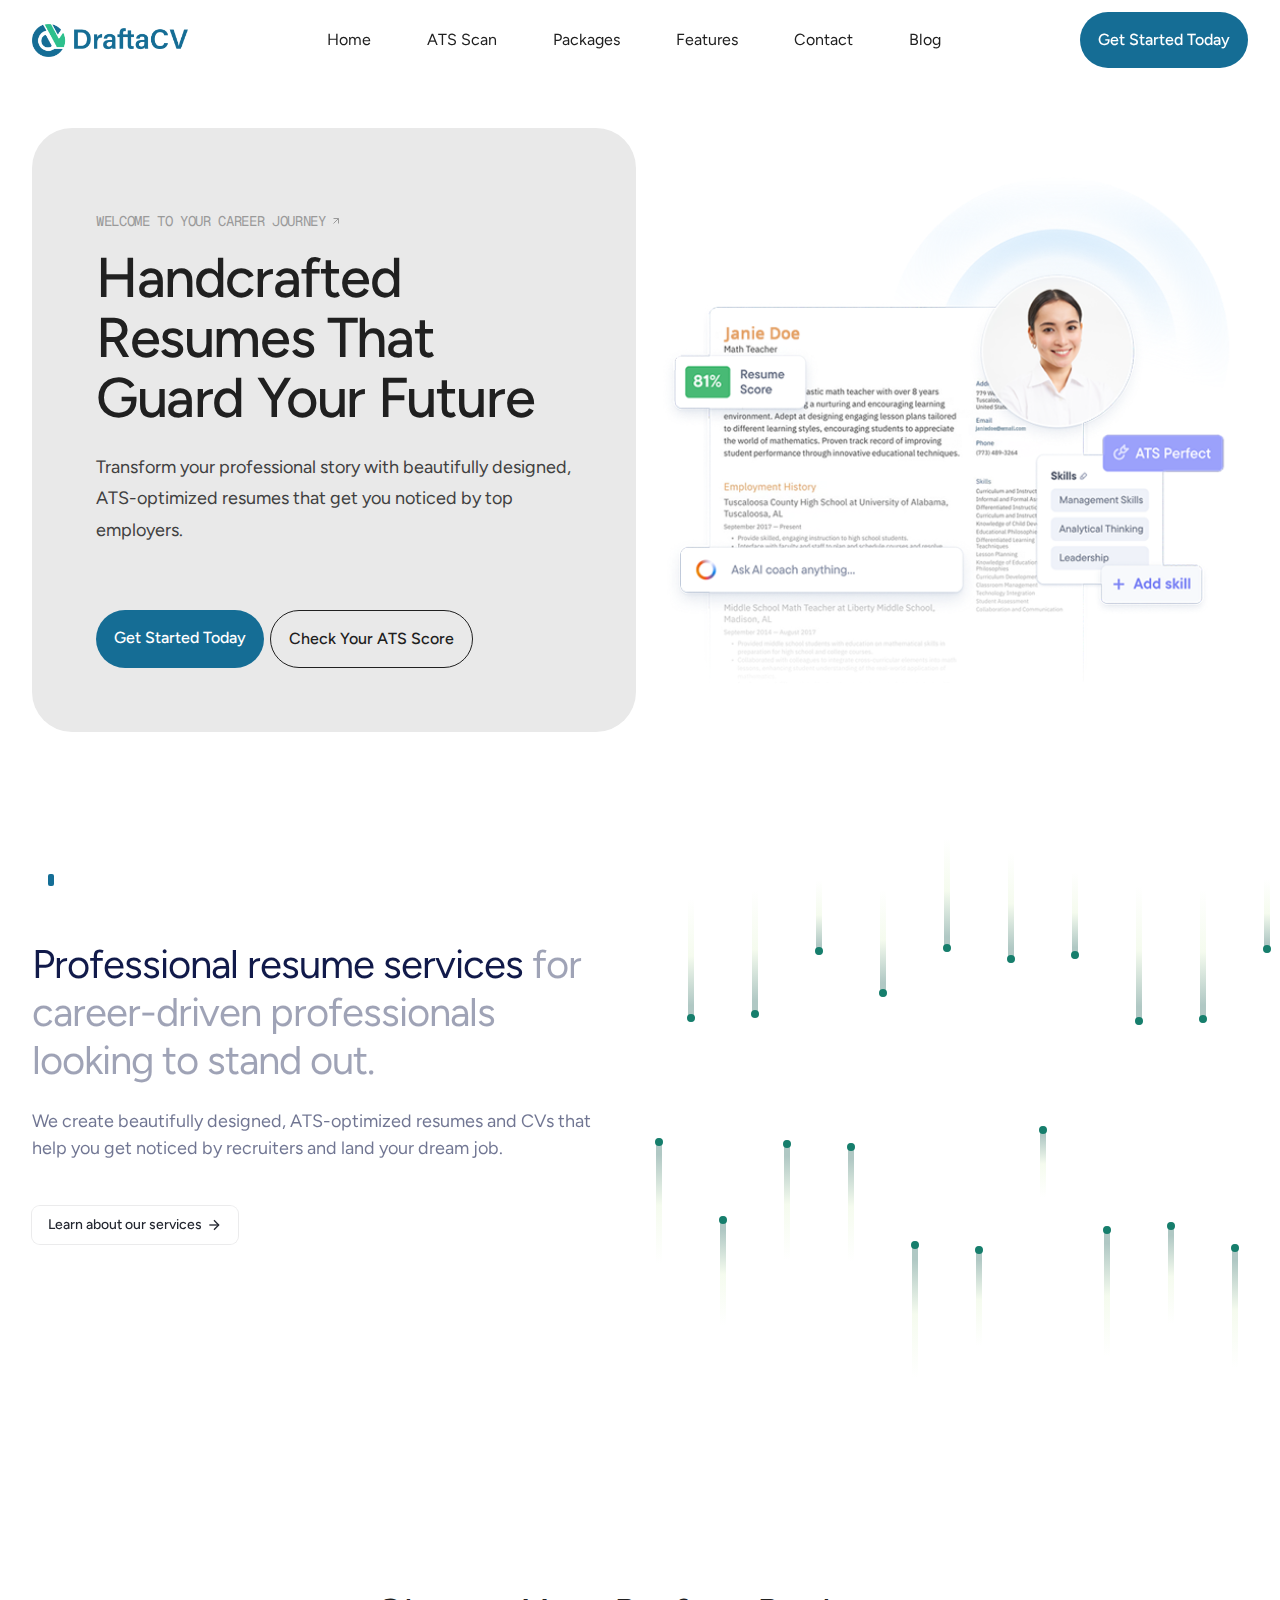
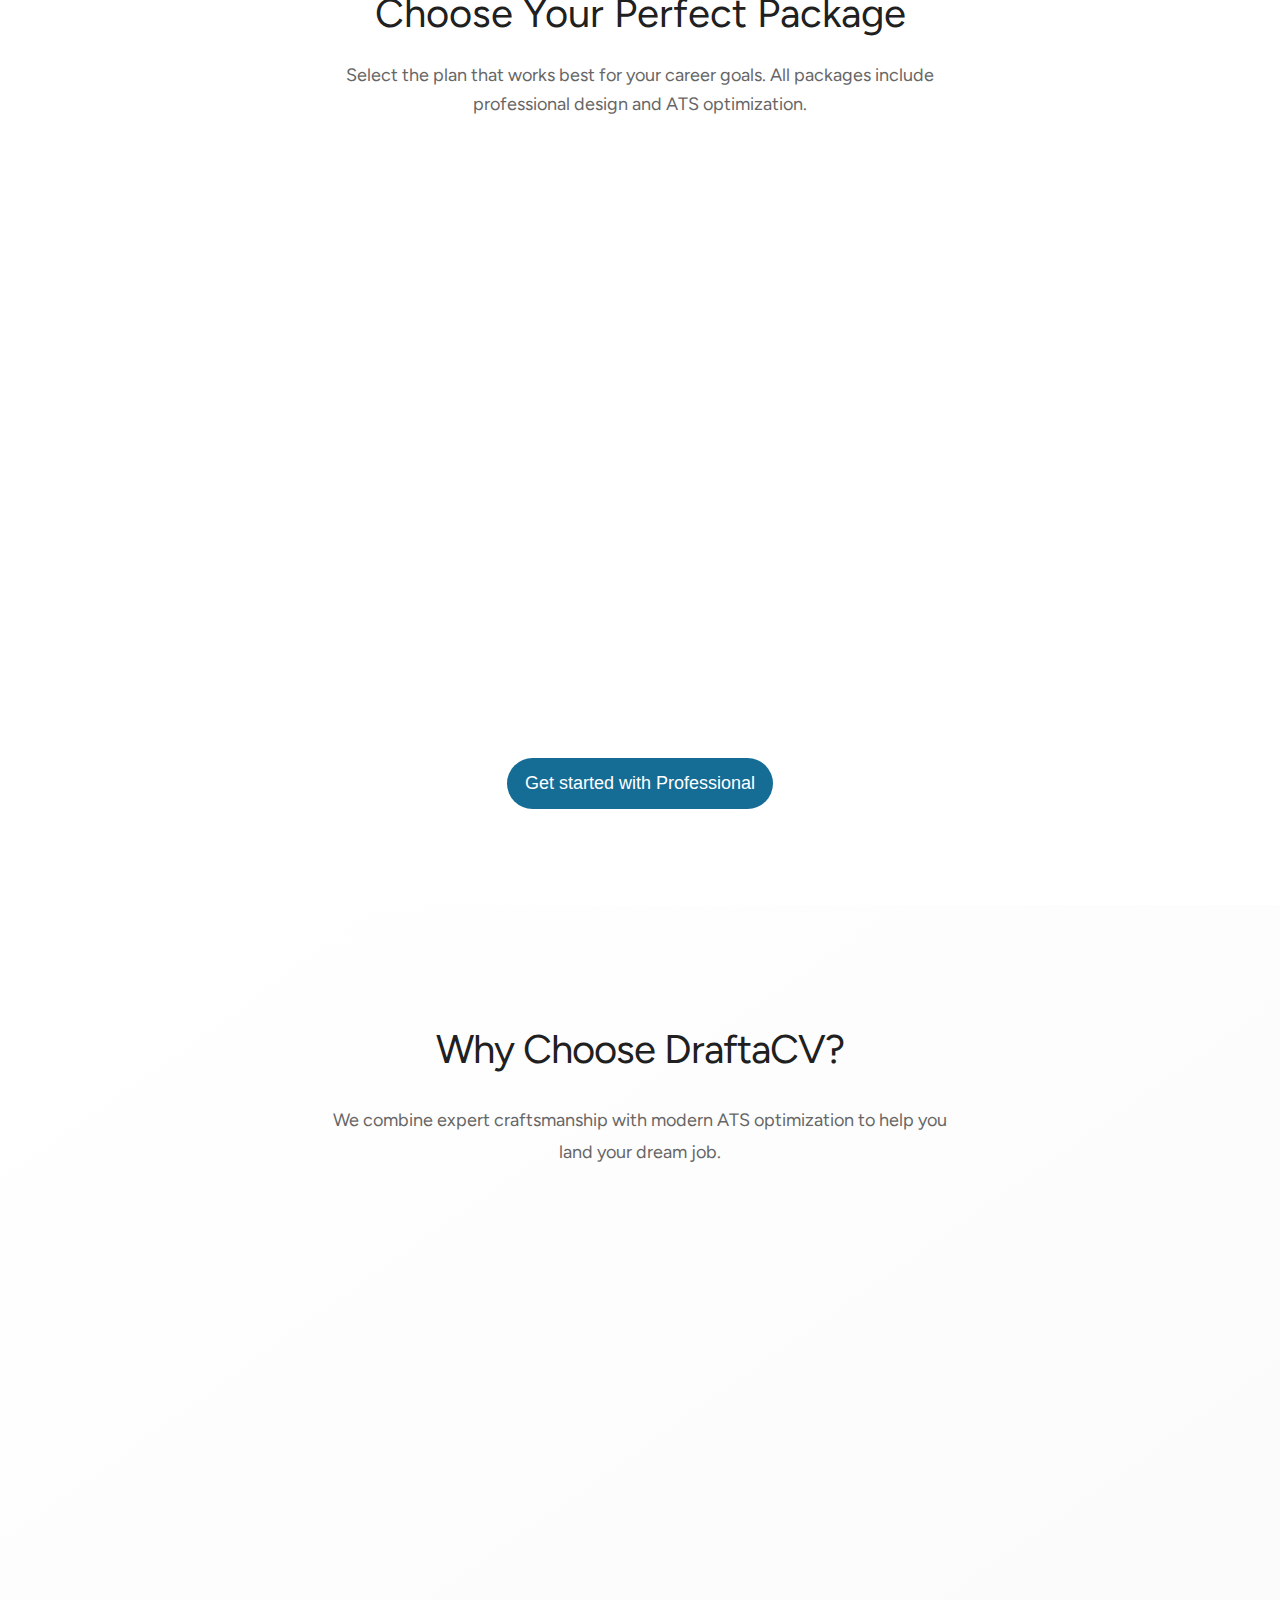
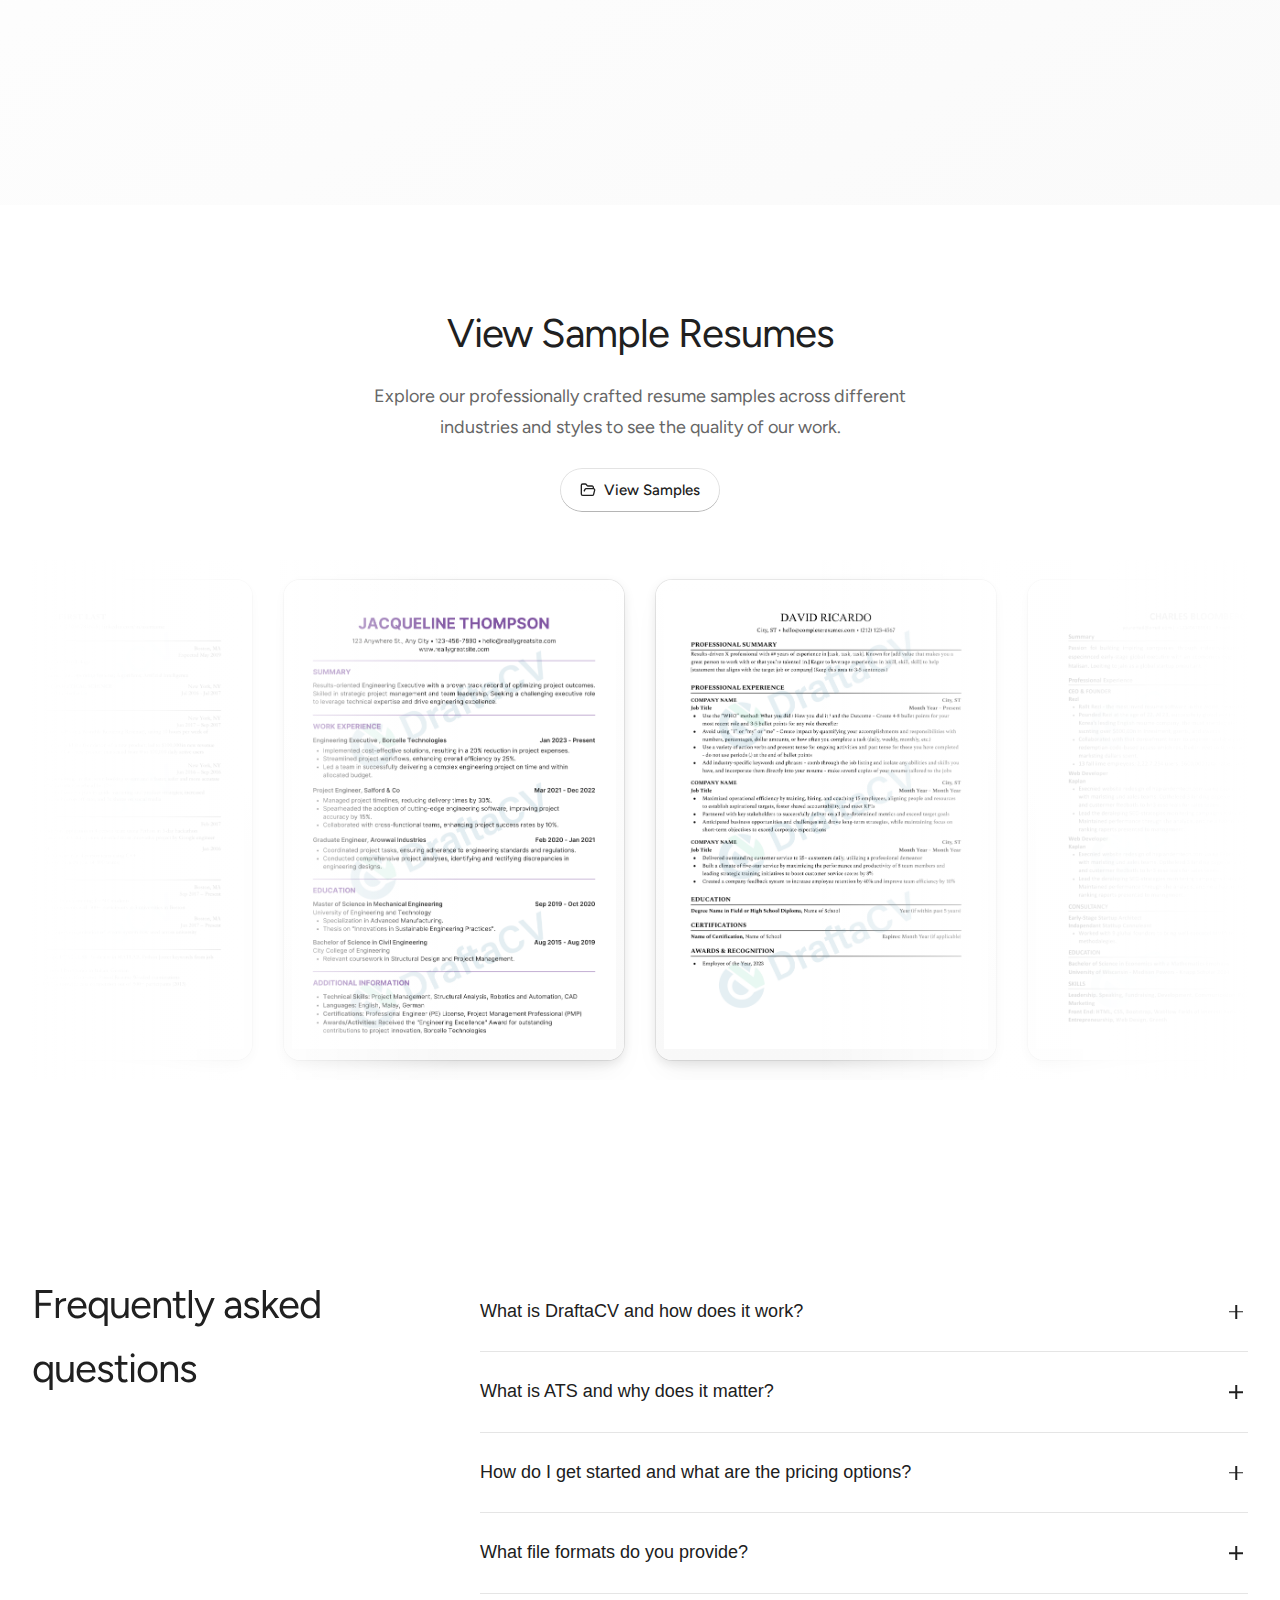
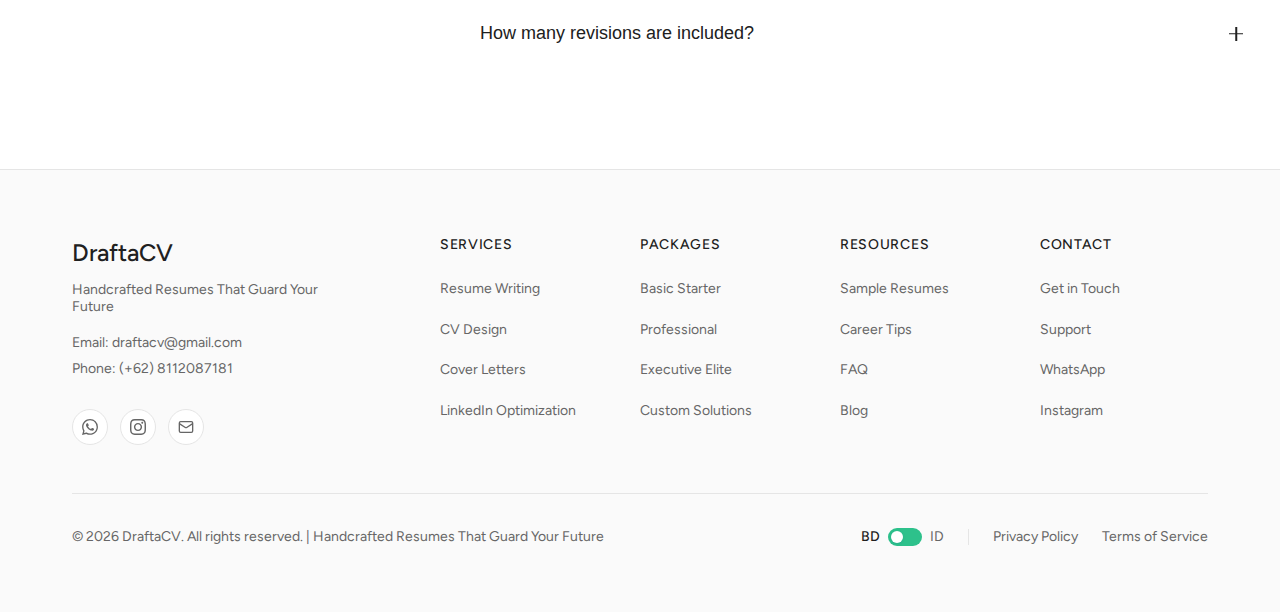
<file: index.html>
<!DOCTYPE html>
<html lang="en">
<head>
  <meta charset="UTF-8">
  <meta name="viewport" content="width=device-width, initial-scale=1.0">
  <title>DraftaCV - Professional CV & Resume Builder</title>
  <link rel="icon" type="image/png" href="images/Asset 6 (2).png">
  <link rel="shortcut icon" type="image/png" href="images/Asset 6 (2).png">
  <meta name="description" content="Handcrafted Resumes That Guard Your Future. Transform your professional story with beautifully designed, ATS-optimized resumes.">
  <link rel="preconnect" href="https://fonts.googleapis.com">
  <link rel="preconnect" href="https://fonts.gstatic.com" crossorigin>
  <link href="https://fonts.googleapis.com/css2?family=Figtree:wght@300;400;500;600;700;800&family=Geist+Mono:wght@400;500&display=swap" rel="stylesheet">
  <link rel="stylesheet" href="css/styles.css">
  <link rel="stylesheet" href="css/toggle.css">
</head>
<body>
  <!-- Navigation -->
<nav class="navbar" id="navbar">
  <div class="nav-container">
    <a href="#home" class="nav-logo">
      <img src="images/Asset 6.png" href="#home" alt="DraftaCV Logo" class="logo-image">
    </a>
      
      <div class="nav-links" id="navLinks">
        <a href="#home" class="nav-link">Home</a>
        <a href="cv-checker.html" class="nav-link active">ATS Scan</a>
        <a href="#packages" class="nav-link">Packages</a>
        <a href="#features" class="nav-link">Features</a>
        <a href="#contact" class="nav-link">Contact</a>
        <a href="blog.html" class="nav-link">Blog</a>
      </div>
      
      <a href="#packages" class="nav-cta">Get Started Today</a>
      
      <button class="mobile-menu-btn" id="mobileMenuBtn" aria-label="Toggle menu">
        <span class="hamburger"></span>
      </button>
    </div>
    
    <!-- Mobile Menu -->
    <div class="mobile-menu" id="mobileMenu">
      <a href="#home" class="mobile-link">Home</a>
      <a href="cv-checker.html" class="mobile-link">ATS Scan</a>
      <a href="#packages" class="mobile-link">Packages</a>
      <a href="#features" class="mobile-link">Features</a>
      <a href="#contact" class="mobile-link">Contact</a>
      <a href="blog.html" class="mobile-link">Blog</a>
      <a href="#packages" class="mobile-cta">Get Started Today</a>
    </div>
  </nav>

  <!-- Hero Section -->
  <section id="home" class="hero-section">
    <div class="hero-container">
      <div class="hero-grid">
        <!-- Left Card -->
        <div class="hero-content-card animate-fade-in">
          <a href="#packages" class="hero-label">
            <span>Welcome to Your Career Journey</span>
            <svg width="12" height="12" viewBox="0 0 24 24" fill="none" stroke="currentColor" stroke-width="2">
              <path d="M7 7h10v10"/><path d="M7 17 17 7"/>
            </svg>
          </a>
          <h1 class="hero-title">Handcrafted Resumes That Guard Your Future</h1>
          <p class="hero-description">Transform your professional story with beautifully designed, ATS-optimized resumes that get you noticed by top employers.</p>
          <div class="hero-buttons">
            <a href="#packages" class="btn btn-primary">Get Started Today</a>
            <a href="cv-checker.html" class="btn btn-secondary">Check Your ATS Score</a>
          </div>
        </div>
        
        <!-- Right Card - Image -->
        <div class="hero-image-card animate-fade-in delay-200">
          <img src="images/hero_image.png" alt="Professional Resume Example" class="hero-image">
        </div>
      </div>
    </div>
  </section>

  <!-- Stats Section -->
  <section class="stats-section">
    <div class="stats-container">
      <div class="stats-grid">
        <!-- Left Content -->
        <div class="stats-content">
          <div class="stats-label">
            <span>Trusted by professionals</span>
            <span class="cursor-blink"></span>
          </div>
          <h2 class="stats-title">
            Professional resume services 
            <span class="text-muted">for career-driven professionals looking to stand out.</span>
          </h2>
          <p class="stats-description">We create beautifully designed, ATS-optimized resumes and CVs that help you get noticed by recruiters and land your dream job.</p>
          <a href="#features" class="stats-btn">
            <span>Learn about our services</span>
            <svg width="16" height="16" viewBox="0 0 24 24" fill="none" stroke="currentColor" stroke-width="2">
              <path d="M5 12h14"/><path d="m12 5 7 7-7 7"/>
            </svg>
          </a>
        </div>
        
        <!-- Right - Animated Bars -->
        <div class="stats-visual">
          <div class="animated-bars" id="animatedBars"></div>
        </div>
        
        <!-- Stats Numbers -->
        <div class="stats-numbers">
          <div class="stat-item animate-slide-up">
            <span class="stat-value">10K+</span>
            <p class="stat-label">Resumes crafted<br>successfully</p>
          </div>
          <div class="stat-item animate-slide-up delay-100">
            <span class="stat-value">99%</span>
            <p class="stat-label">Client satisfaction<br>rate</p>
          </div>
          <div class="stat-item animate-slide-up delay-200">
            <span class="stat-value">24-72h</span>
            <p class="stat-label">Fast delivery<br>options</p>
          </div>
          <div class="stat-item animate-slide-up delay-300">
            <span class="stat-value">100%</span>
            <p class="stat-label">ATS optimized<br>formats</p>
          </div>
        </div>
      </div>
    </div>
  </section>

  <!-- Pricing Section -->
  <section id="packages" class="pricing-section">
    <div class="pricing-container">
      <div class="pricing-header">
        <h2 class="pricing-title">Choose Your Perfect Package</h2>
        <p class="pricing-subtitle">Select the plan that works best for your career goals. All packages include professional design and ATS optimization.</p>
      </div>
      
      <div class="pricing-grid">
        <!-- Basic Plan -->
        <div class="pricing-card" data-plan="basic">
          <div class="plan-header">
            <h3 class="plan-name">Basic Starter</h3>
            <p class="plan-subtitle">Perfect for entry-level professionals</p>
          </div>
          <div class="plan-price">
            <span class="currency">৳</span>
            <span class="amount">999</span>
          </div>
          <ul class="plan-features">
            <li><span class="check-icon"></span>1 Professional Resume/CV</li>
            <li><span class="check-icon"></span>ATS or Non-ATS format</li>
            <li><span class="check-icon"></span>Standard templates</li>
            <li><span class="check-icon"></span>PDF & Word formats</li>
            <li><span class="check-icon"></span>3 days delivery</li>
            <li><span class="check-icon"></span>1 revision round</li>
          </ul>
          <button class="plan-btn">Choose Package</button>
        </div>
        
        <!-- Professional Plan -->
        <div class="pricing-card popular" data-plan="professional">
          <span class="popular-badge">Most Popular</span>
          <div class="plan-header">
            <h3 class="plan-name">Professional</h3>
            <p class="plan-subtitle">Best for mid-career professionals</p>
          </div>
          <div class="plan-price">
            <span class="currency">৳</span>
            <span class="amount">1,999</span>
          </div>
          <ul class="plan-features">
            <li><span class="check-icon"></span>ATS + Non-ATS versions</li>
            <li><span class="check-icon"></span>Premium templates</li>
            <li><span class="check-icon"></span>Custom cover letter</li>
            <li><span class="check-icon"></span>All file formats</li>
            <li><span class="check-icon"></span>2 days delivery</li>
            <li><span class="check-icon"></span>2 revision rounds</li>
            <li><span class="check-icon"></span>30-min consultation</li>
          </ul>
          <button class="plan-btn selected">Selected</button>
        </div>
        
        <!-- Executive Plan -->
        <div class="pricing-card" data-plan="executive">
          <div class="plan-header">
            <h3 class="plan-name">Executive Elite</h3>
            <p class="plan-subtitle">Premium for senior professionals</p>
          </div>
          <div class="plan-price">
            <span class="currency">৳</span>
            <span class="amount">3,999</span>
          </div>
          <ul class="plan-features">
            <li><span class="check-icon"></span>Multiple design versions</li>
            <li><span class="check-icon"></span>LinkedIn optimization</li>
            <li><span class="check-icon"></span>2 industry versions</li>
            <li><span class="check-icon"></span>24-hour delivery</li>
            <li><span class="check-icon"></span>Unlimited revisions (14 days)</li>
            <li><span class="check-icon"></span>1-hour consultation</li>
            <li><span class="check-icon"></span>90-day free updates</li>
          </ul>
          <button class="plan-btn">Choose Package</button>
        </div>
        
        <!-- Custom Plan -->
        <div class="pricing-card" data-plan="custom">
          <div class="plan-header">
            <h3 class="plan-name">Something Different?</h3>
            <p class="plan-subtitle">Customized solutions for unique needs</p>
          </div>
          <div class="plan-price">
            <span class="currency">৳</span>
            <span class="amount">Custom</span>
          </div>
          <ul class="plan-features">
            <li><span class="check-icon"></span>Fully tailored package</li>
            <li><span class="check-icon"></span>Your specific requirements</li>
            <li><span class="check-icon"></span>Custom design consultation</li>
            <li><span class="check-icon"></span>Flexible delivery timeline</li>
            <li><span class="check-icon"></span>Unlimited revisions</li>
            <li><span class="check-icon"></span>Dedicated support</li>
            <li><span class="check-icon"></span>Personal account manager</li>
          </ul>
          <button class="plan-btn">Get in Touch</button>
        </div>
      </div>
      
      <div class="pricing-cta">
        <button class="cta-btn" id="ctaBtn" data-plan="professional" onclick="selectPackageAndRedirect('professional')">Get started with Professional</button>
      </div>
    </div>
  </section>

  <!-- Features Section -->
  <section id="features" class="features-section">
    <div class="features-container">
      <div class="features-header">
        <h2 class="features-title">Why Choose DraftaCV?</h2>
        <p class="features-subtitle">We combine expert craftsmanship with modern ATS optimization to help you land your dream job.</p>
      </div>
      
      <div class="features-grid">
        <div class="feature-card animate-slide-up">
          <div class="feature-icon">
            <svg viewBox="0 0 24 24" fill="none" stroke="currentColor" stroke-width="2">
              <path d="M4 14a1 1 0 0 1-.78-1.63l9.9-10.2a.5.5 0 0 1 .86.46l-1.92 6.02A1 1 0 0 0 13 10h7a1 1 0 0 1 .78 1.63l-9.9 10.2a.5.5 0 0 1-.86-.46l1.92-6.02A1 1 0 0 0 11 14z"/>
            </svg>
          </div>
          <h3 class="feature-title">Fast Delivery</h3>
          <p class="feature-description">Get your professionally crafted resume within 24-72 hours, depending on your package.</p>
        </div>
        
        <div class="feature-card animate-slide-up delay-100">
          <div class="feature-icon">
            <svg viewBox="0 0 24 24" fill="none" stroke="currentColor" stroke-width="2">
              <circle cx="12" cy="12" r="10"/><circle cx="12" cy="12" r="6"/><circle cx="12" cy="12" r="2"/>
            </svg>
          </div>
          <h3 class="feature-title">ATS Optimized</h3>
          <p class="feature-description">Our resumes are designed to pass Applicant Tracking Systems and reach hiring managers.</p>
        </div>
        
        <div class="feature-card animate-slide-up delay-200">
          <div class="feature-icon">
            <svg viewBox="0 0 24 24" fill="none" stroke="currentColor" stroke-width="2">
              <path d="M16 20V4a2 2 0 0 0-2-2h-4a2 2 0 0 0-2 2v16"/>
              <rect width="20" height="14" x="2" y="6" rx="2"/>
            </svg>
          </div>
          <h3 class="feature-title">Professional Quality</h3>
          <p class="feature-description">Expert writers craft resumes that highlight your unique value proposition to employers.</p>
        </div>
        
        <div class="feature-card animate-slide-up delay-300">
          <div class="feature-icon">
            <svg viewBox="0 0 24 24" fill="none" stroke="currentColor" stroke-width="2">
              <path d="M3 12a9 9 0 0 1 9-9 9.75 9.75 0 0 1 6.74 2.74L21 8"/>
              <path d="M21 3v5h-5"/>
              <path d="M21 12a9 9 0 0 1-9 9 9.75 9.75 0 0 1-6.74-2.74L3 16"/>
              <path d="M8 16H3v5"/>
            </svg>
          </div>
          <h3 class="feature-title">Unlimited Revisions</h3>
          <p class="feature-description">We work with you until you're completely satisfied with your resume (premium packages).</p>
        </div>
        
        <div class="feature-card animate-slide-up delay-400">
          <div class="feature-icon">
            <svg viewBox="0 0 24 24" fill="none" stroke="currentColor" stroke-width="2">
              <path d="M11.525 2.295a.53.53 0 0 1 .95 0l2.31 4.679a2.123 2.123 0 0 0 1.595 1.16l5.166.756a.53.53 0 0 1 .294.904l-3.736 3.648a2.123 2.123 0 0 0-.611 1.878l.882 5.14a.53.53 0 0 1-.771.56l-4.618-2.428a2.122 2.122 0 0 0-1.973 0L6.396 21.01a.53.53 0 0 1-.77-.56l.881-5.139a2.122 2.122 0 0 0-.611-1.879L2.16 9.795a.53.53 0 0 1 .294-.906l5.165-.755a2.122 2.122 0 0 0 1.597-1.16z"/>
            </svg>
          </div>
          <h3 class="feature-title">Expert Consultation</h3>
          <p class="feature-description">Get personalized guidance from career experts to maximize your job search success.</p>
        </div>
        
        <div class="feature-card animate-slide-up delay-500">
          <div class="feature-icon">
            <svg viewBox="0 0 24 24" fill="none" stroke="currentColor" stroke-width="2">
              <path d="M15 2H6a2 2 0 0 0-2 2v16a2 2 0 0 0 2 2h12a2 2 0 0 0 2-2V7Z"/>
              <path d="M14 2v4a2 2 0 0 0 2 2h4"/>
              <path d="M10 9H8"/><path d="M16 13H8"/><path d="M16 17H8"/>
            </svg>
          </div>
          <h3 class="feature-title">Multiple Formats</h3>
          <p class="feature-description">Receive your resume in PDF, Word, and editable formats ready for any application.</p>
        </div>
      </div>
    </div>
  </section>

  <!-- Samples Carousel Section -->
  <section id="samples" class="samples-section">
    <div class="samples-container">
      <div class="samples-header">
        <h2 class="samples-title">View Sample Resumes</h2>
        <p class="samples-subtitle">Explore our professionally crafted resume samples across different industries and styles to see the quality of our work.</p>
        <a href="samples.html" class="samples-btn">
          <svg viewBox="0 0 24 24" fill="none" stroke="currentColor" stroke-width="2" width="16" height="16">
          <path d="m6 14 1.5-2.9A2 2 0 0 1 9.24 10H20a2 2 0 0 1 1.94 2.5l-1.54 6a2 2 0 0 1-1.95 1.5H4a2 2 0 0 1-2-2V5a2 2 0 0 1 2-2h3.9a2 2 0 0 1 1.69.9l.81 1.2a2 2 0 0 0 1.67.9H18a2 2 0 0 1 2 2v2"/>
          </svg>
          View Samples
        </a>
      </div>
      
      <div class="carousel-wrapper">
        <div class="carousel-fade-left"></div>
        <div class="carousel-fade-right"></div>
        <div class="carousel-track" id="carouselTrack">
          <!-- Image 1 -->
          <div class="carousel-item">
            <img src="carousel/image_1.png" alt="Resume Sample 1">
          </div>
          <!-- Image 2 -->
          <div class="carousel-item">
            <img src="carousel/image_2.png" alt="Resume Sample 2">
          </div>
          <!-- Image 3 -->
          <div class="carousel-item">
            <img src="carousel/image_3.png" alt="Resume Sample 3">
          </div>
          <!-- Image 4 -->
          <div class="carousel-item">
            <img src="carousel/image_4.png" alt="Resume Sample 4">
          </div>
          <!-- Image 5 -->
          <div class="carousel-item">
            <img src="carousel/image_5.png" alt="Resume Sample 5">
          </div>
          <!-- Image 6 -->
          <div class="carousel-item">
            <img src="carousel/image_6.png" alt="Resume Sample 6">
          </div>
          <!-- Image 7 -->
          <div class="carousel-item">
            <img src="carousel/image_7.png" alt="Resume Sample 7">
          </div>
          <!-- Duplicated for seamless loop -->
                     <div class="carousel-item">
            <img src="carousel/image_1.png" alt="Resume Sample 1">
          </div>
          <!-- Image 2 -->
          <div class="carousel-item">
            <img src="carousel/image_2.png" alt="Resume Sample 2">
          </div>
          <!-- Image 3 -->
          <div class="carousel-item">
            <img src="carousel/image_3.png" alt="Resume Sample 3">
          </div>
          <!-- Image 4 -->
          <div class="carousel-item">
            <img src="carousel/image_4.png" alt="Resume Sample 4">
          </div>
          <!-- Image 5 -->
          <div class="carousel-item">
            <img src="carousel/image_5.png" alt="Resume Sample 5">
          </div>
          <!-- Image 6 -->
          <div class="carousel-item">
            <img src="carousel/image_6.png" alt="Resume Sample 6">
          </div>
          <!-- Image 7 -->
          <div class="carousel-item">
            <img src="carousel/image_7.png" alt="Resume Sample 7">
          </div>
        </div>
        
      </div>
    </div>
  </section>
<!--Made by MD Touhidul Islam Kanon-->
  <!-- FAQ Section -->
  <section id="faq" class="faq-section">
    <div class="faq-container">
      <div class="faq-grid">
        <div class="faq-title-col">
          <h2 class="faq-title">Frequently asked questions</h2>
        </div>
        
        <div class="faq-items-col">
          <div class="faq-item" data-index="0">
            <button class="faq-question">
              <span>What is DraftaCV and how does it work?</span>
              <span class="faq-icon"></span>
            </button>
            <div class="faq-answer">
              <p>DraftaCV is a professional CV and resume writing service that transforms your career story into beautifully designed, ATS-optimized documents. Simply choose your package, share your professional background, and our expert team crafts a resume that gets you noticed. We deliver within 24-72 hours depending on your selected package.</p>
            </div>
          </div>
          
          <div class="faq-item" data-index="1">
            <button class="faq-question">
              <span>What is ATS and why does it matter?</span>
              <span class="faq-icon"></span>
            </button>
            <div class="faq-answer">
              <p>ATS (Applicant Tracking System) is software used by most companies to scan and filter resumes before they reach human recruiters. Our ATS-optimized resumes are strategically formatted with the right keywords, layout, and structure to pass these automated screenings, ensuring your resume gets seen by hiring managers.</p>
            </div>
          </div>
          
          <div class="faq-item" data-index="2">
            <button class="faq-question">
              <span>How do I get started and what are the pricing options?</span>
              <span class="faq-icon"></span>
            </button>
            <div class="faq-answer">
              <p class="faq-pricing-text">Getting started is easy: choose your package (Basic Starter at ৳999, Professional at ৳1,999, or Executive Elite at ৳3,999), submit your information, and we'll begin crafting your resume. All packages include professional design, multiple file formats, and revision rounds. Need something custom? Contact us for a tailored solution.</p>
            </div>
          </div>
          
          <div class="faq-item" data-index="3">
            <button class="faq-question">
              <span>What file formats do you provide?</span>
              <span class="faq-icon"></span>
            </button>
            <div class="faq-answer">
              <p>We provide your resume in multiple formats including PDF, Microsoft Word (.docx), and editable versions. This ensures you have the right format for any application system or employer requirement. Premium packages also include LinkedIn-optimized versions.</p>
            </div>
          </div>
          
          <div class="faq-item" data-index="4">
            <button class="faq-question">
              <span>How many revisions are included?</span>
              <span class="faq-icon"></span>
            </button>
            <div class="faq-answer">
              <p>Revision rounds vary by package: Basic Starter includes 1 revision, Professional includes 2 revisions, and Executive Elite includes unlimited revisions for 14 days. We work with you until you're completely satisfied with the final result.</p>
            </div>
          </div>
        </div>
      </div>
    </div>
  </section>

  <!-- Footer -->
  <footer id="contact" class="footer">
    <div class="footer-container">
      <div class="footer-grid">
        <!-- Brand Column -->
        <div class="footer-brand">
          <h3 class="footer-logo">DraftaCV</h3>
          <p class="footer-tagline">Handcrafted Resumes That Guard Your Future</p>
          <div class="footer-contact-info">
            <p>Email: draftacv@gmail.com</p>
            <p>Phone: (+62) 8112087181</p>
          </div>
          <div class="footer-social">
            <a href="https://wa.me/628112087181" target="_blank" class="social-link whatsapp" aria-label="WhatsApp">
              <svg fill="currentColor" viewBox="0 0 24 24" width="16" height="16">
                <path d="M17.472 14.382c-.297-.149-1.758-.867-2.03-.967-.273-.099-.471-.148-.67.15-.197.297-.767.966-.94 1.164-.173.199-.347.223-.644.075-.297-.15-1.255-.463-2.39-1.475-.883-.788-1.48-1.761-1.653-2.059-.173-.297-.018-.458.13-.606.134-.133.298-.347.446-.52.149-.174.198-.298.298-.497.099-.198.05-.371-.025-.52-.075-.149-.669-1.612-.916-2.207-.242-.579-.487-.5-.669-.51-.173-.008-.371-.01-.57-.01-.198 0-.52.074-.792.372-.272.297-1.04 1.016-1.04 2.479 0 1.462 1.065 2.875 1.213 3.074.149.198 2.096 3.2 5.077 4.487.709.306 1.262.489 1.694.625.712.227 1.36.195 1.871.118.571-.085 1.758-.719 2.006-1.413.248-.694.248-1.289.173-1.413-.074-.124-.272-.198-.57-.347m-5.421 7.403h-.004a9.87 9.87 0 01-5.031-1.378l-.361-.214-3.741.982.998-3.648-.235-.374a9.86 9.86 0 01-1.51-5.26c.001-5.45 4.436-9.884 9.888-9.884 2.64 0 5.122 1.03 6.988 2.898a9.825 9.825 0 012.893 6.994c-.003 5.45-4.437 9.884-9.885 9.884m8.413-18.297A11.815 11.815 0 0012.05 0C5.495 0 .16 5.335.157 11.892c0 2.096.547 4.142 1.588 5.945L.057 24l6.305-1.654a11.882 11.882 0 005.683 1.448h.005c6.554 0 11.89-5.335 11.893-11.893a11.821 11.821 0 00-3.48-8.413z"/>
              </svg>
            </a>
            <a href="https://www.instagram.com/draftacv" target="_blank" class="social-link instagram" aria-label="Instagram">
              <svg fill="currentColor" viewBox="0 0 24 24" width="16" height="16">
                <path d="M12 2.163c3.204 0 3.584.012 4.85.07 3.252.148 4.771 1.691 4.919 4.919.058 1.265.069 1.645.069 4.849 0 3.205-.012 3.584-.069 4.849-.149 3.225-1.664 4.771-4.919 4.919-1.266.058-1.644.07-4.85.07-3.204 0-3.584-.012-4.849-.07-3.26-.149-4.771-1.699-4.919-4.92-.058-1.265-.07-1.644-.07-4.849 0-3.204.013-3.583.07-4.849.149-3.227 1.664-4.771 4.919-4.919 1.266-.057 1.645-.069 4.849-.069zm0-2.163c-3.259 0-3.667.014-4.947.072-4.358.2-6.78 2.618-6.98 6.98-.059 1.281-.073 1.689-.073 4.948 0 3.259.014 3.668.072 4.948.2 4.358 2.618 6.78 6.98 6.98 1.281.058 1.689.072 4.948.072 3.259 0 3.668-.014 4.948-.072 4.354-.2 6.782-2.618 6.979-6.98.059-1.28.073-1.689.073-4.948 0-3.259-.014-3.667-.072-4.947-.196-4.354-2.617-6.78-6.979-6.98-1.281-.059-1.69-.073-4.949-.073zm0 5.838c-3.403 0-6.162 2.759-6.162 6.162s2.759 6.163 6.162 6.163 6.162-2.759 6.162-6.163c0-3.403-2.759-6.162-6.162-6.162zm0 10.162c-2.209 0-4-1.79-4-4 0-2.209 1.791-4 4-4s4 1.791 4 4c0 2.21-1.791 4-4 4zm6.406-11.845c-.796 0-1.441.645-1.441 1.44s.645 1.44 1.441 1.44c.795 0 1.439-.645 1.439-1.44s-.644-1.44-1.439-1.44z"/>
              </svg>
            </a>
            <a href="mailto:draftacv@gmail.com" class="social-link email" aria-label="Email">
              <svg viewBox="0 0 24 24" fill="none" stroke="currentColor" stroke-width="2" width="16" height="16">
                <rect width="20" height="16" x="2" y="4" rx="2"/>
                <path d="m22 7-8.97 5.7a1.94 1.94 0 0 1-2.06 0L2 7"/>
              </svg>
            </a>
          </div>
        </div>
        
        <!-- Links Columns -->
        <div class="footer-links-col">
          <h4 class="footer-links-title">Services</h4>
          <ul class="footer-links">
            <li><a href="#packages">Resume Writing</a></li>
            <li><a href="#packages">CV Design</a></li>
            <li><a href="#packages">Cover Letters</a></li>
            <li><a href="#packages">LinkedIn Optimization</a></li>
          </ul>
        </div>
        
        <div class="footer-links-col">
          <h4 class="footer-links-title">Packages</h4>
          <ul class="footer-links">
            <li><a href="#packages">Basic Starter</a></li>
            <li><a href="#packages">Professional</a></li>
            <li><a href="#packages">Executive Elite</a></li>
            <li><a href="#contact">Custom Solutions</a></li>
          </ul>
        </div>
        
        <div class="footer-links-col">
          <h4 class="footer-links-title">Resources</h4>
          <ul class="footer-links">
            <li><a href="#samples">Sample Resumes</a></li>
            <li><a href="blog.html">Career Tips</a></li>
            <li><a href="#faq">FAQ</a></li>
            <li><a href="blog.html">Blog</a></li>
          </ul>
        </div>
        
        <div class="footer-links-col">
          <h4 class="footer-links-title">Contact</h4>
          <ul class="footer-links">
            <li><a href="#contact">Get in Touch</a></li>
            <li><a href="mailto:draftacv@gmail.com">Support</a></li>
            <li><a href="https://wa.me/628112087181" target="_blank">WhatsApp</a></li>
            <li><a href="https://www.instagram.com/draftacv" target="_blank">Instagram</a></li>
          </ul>
        </div>
      </div>
      
      <div class="footer-bottom">
        <p class="copyright">© <span id="year"></span> DraftaCV. All rights reserved. | Handcrafted Resumes That Guard Your Future</p>
        <script>
          document.getElementById('year').textContent = new Date().getFullYear();
        </script>
          
        <div class="footer-legal">
          <div class="country-toggle-container">
            <span class="country-label country-label-bd active" onclick="switchCountry('BD')">BD</span>
            <label class="toggle-switch small">
              <input type="checkbox" id="countryToggle">
              <span class="toggle-slider"></span>
            </label>
            <span class="country-label country-label-id" onclick="switchCountry('ID')">ID</span>
          </div>
          <span class="footer-legal-divider"></span>
          <a href="privacy-policy.html">Privacy Policy</a>
          <a href="terms-of-service.html">Terms of Service</a>
        </div>
      </div>
    </div>
  </footer>

  <script src="js/country-detect.js"></script>
  <script src="js/script.js"></script>
</body>
</html>
</file>
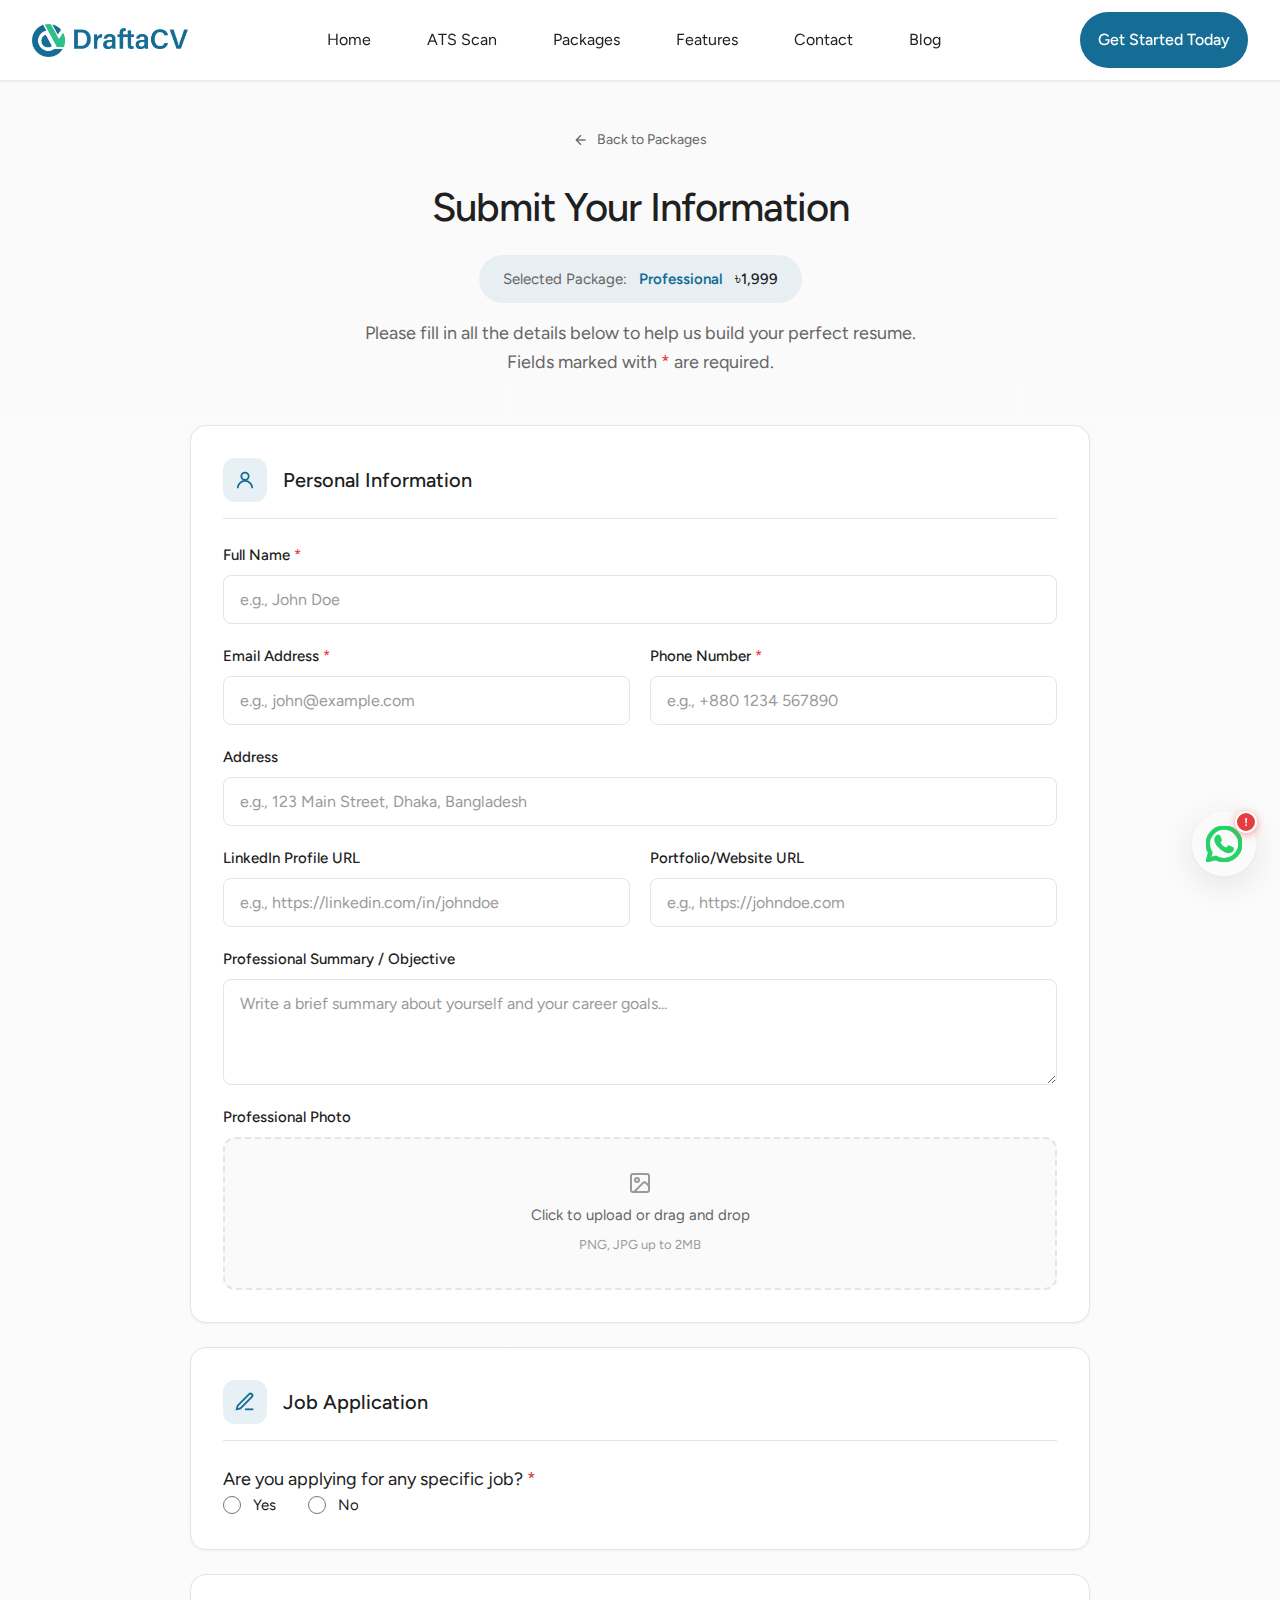
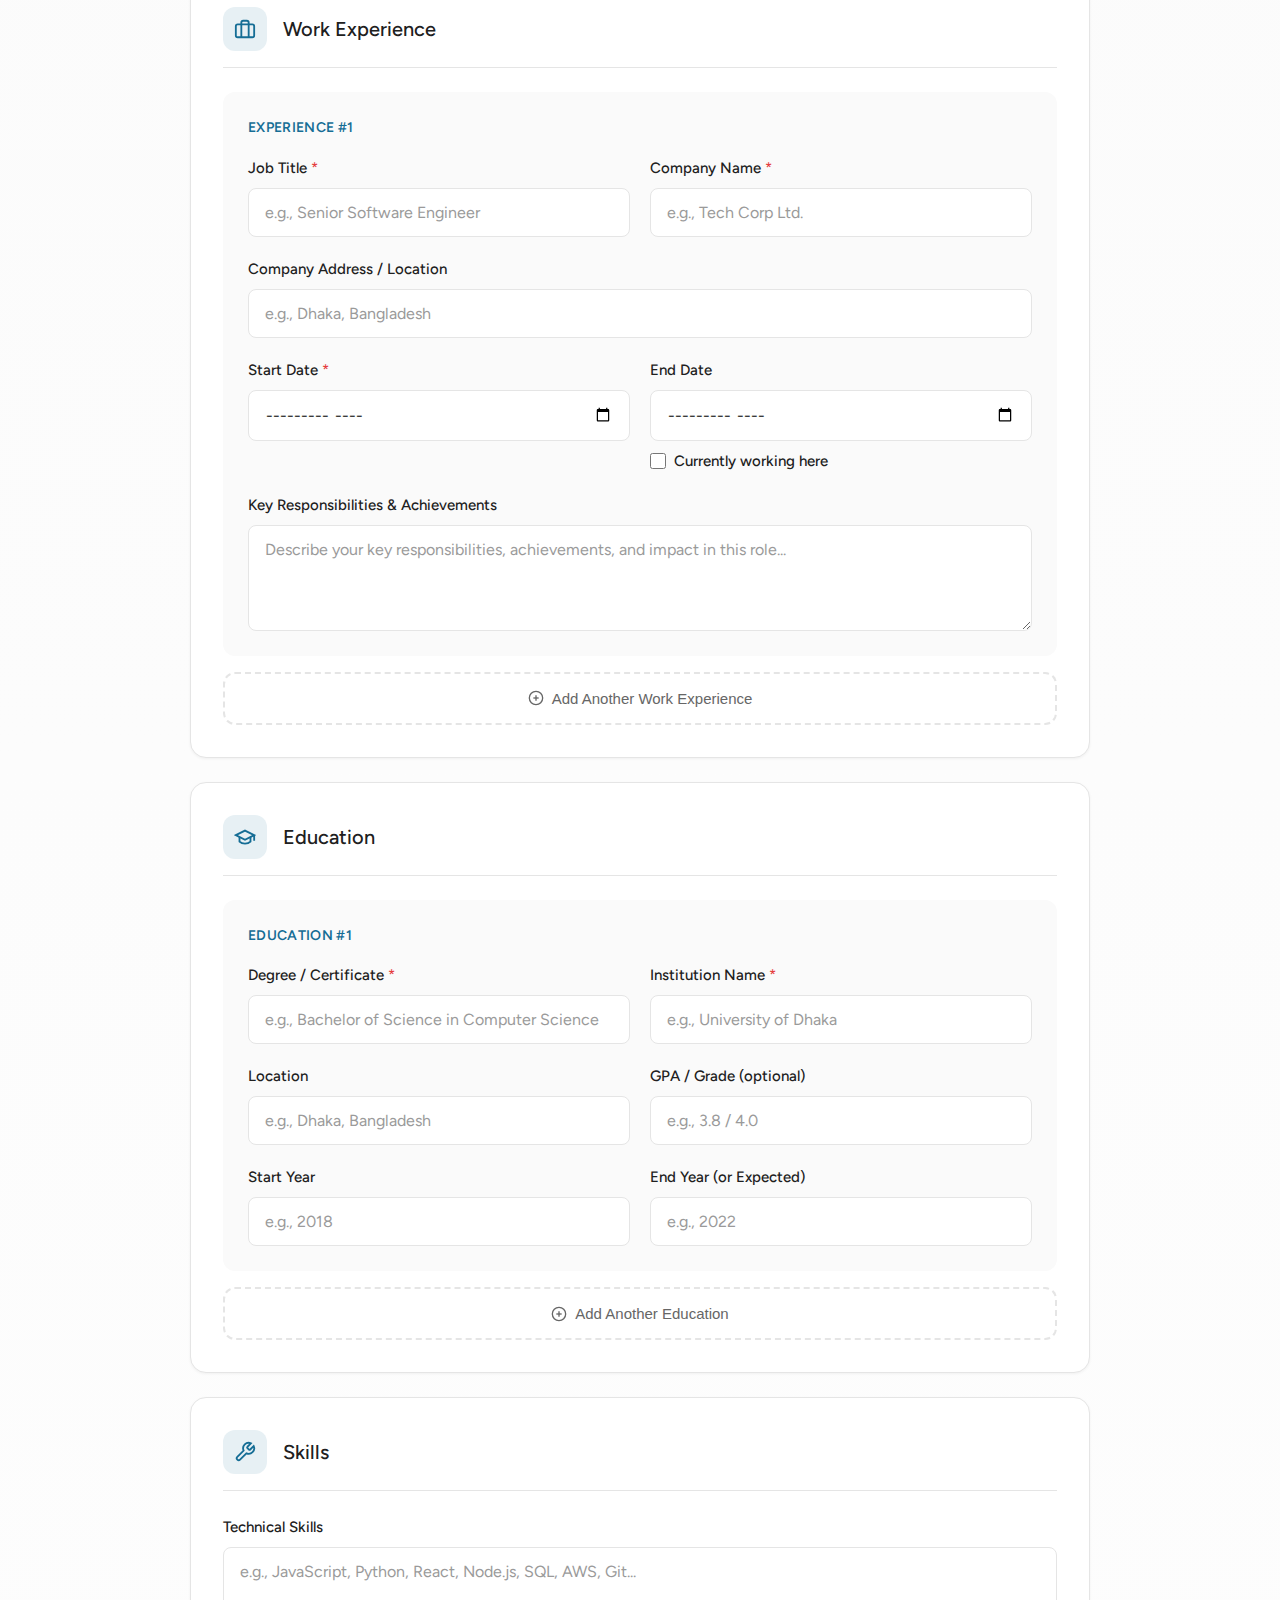
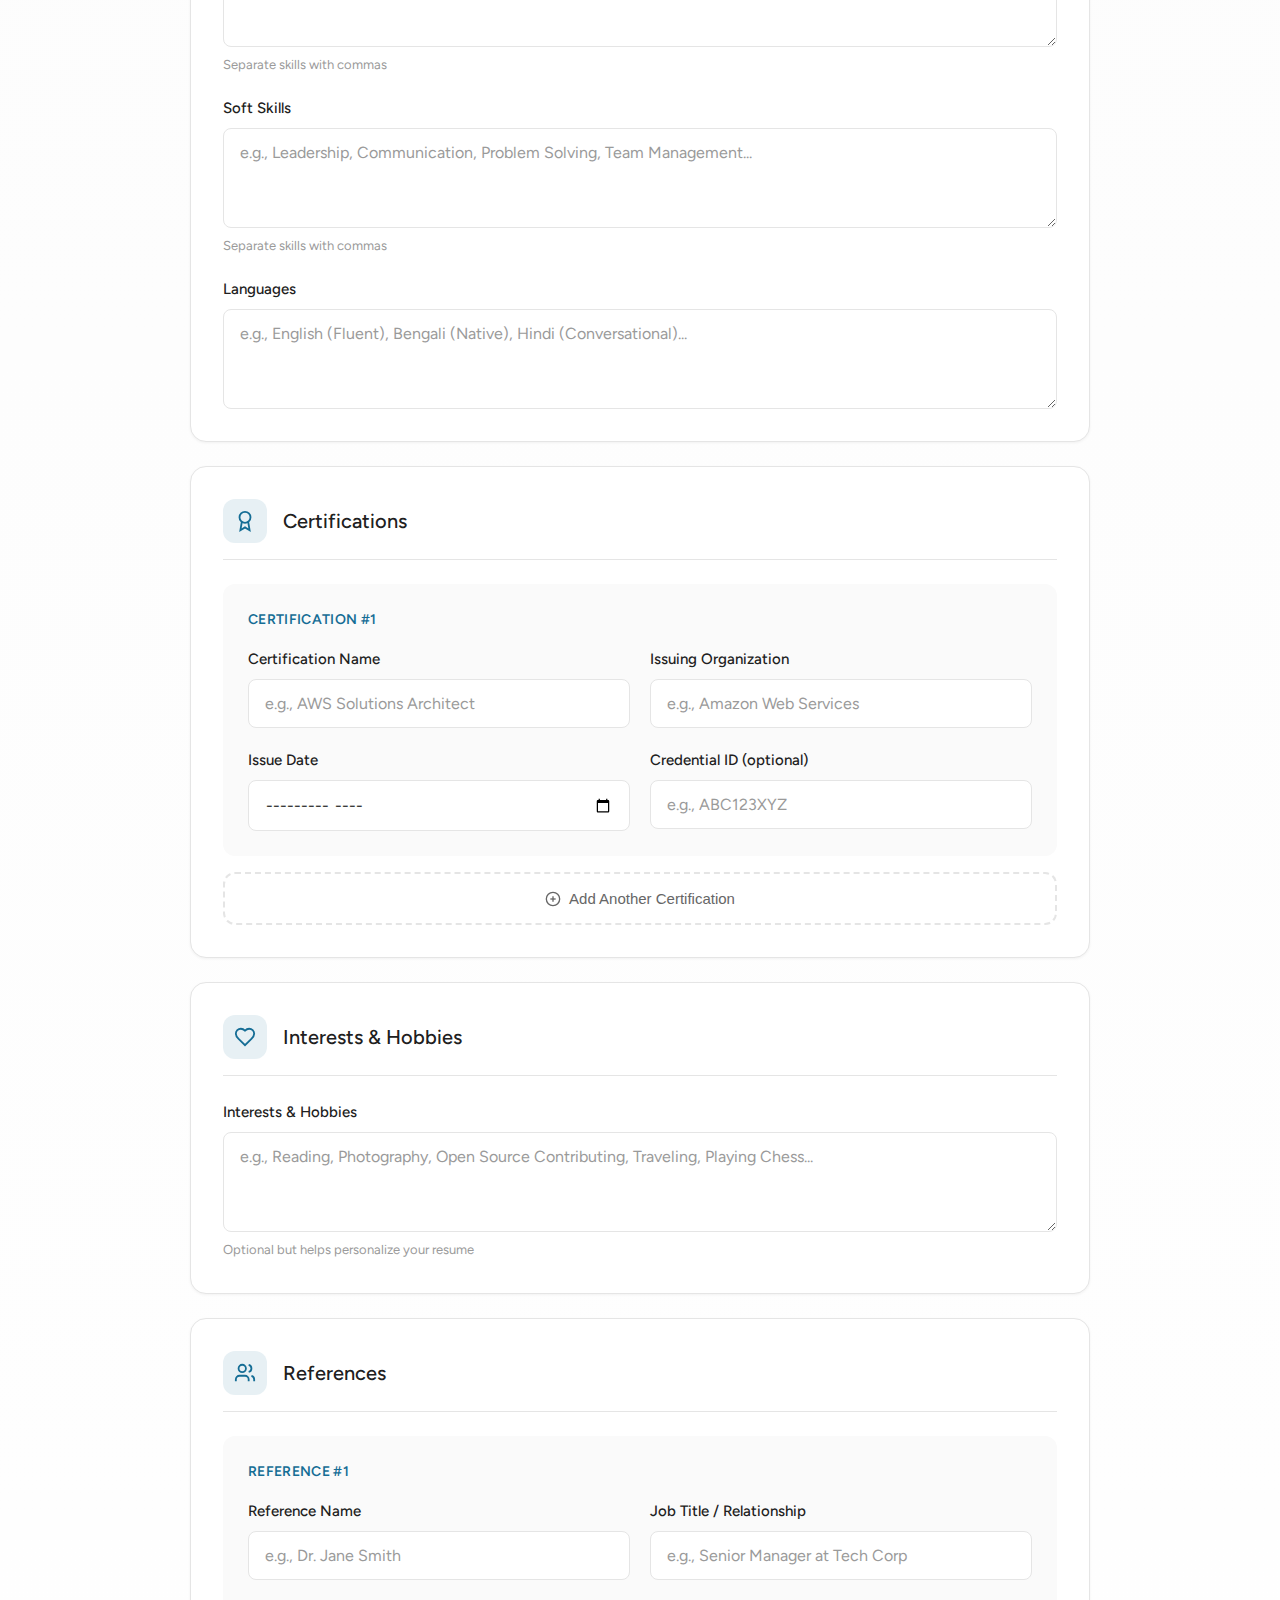
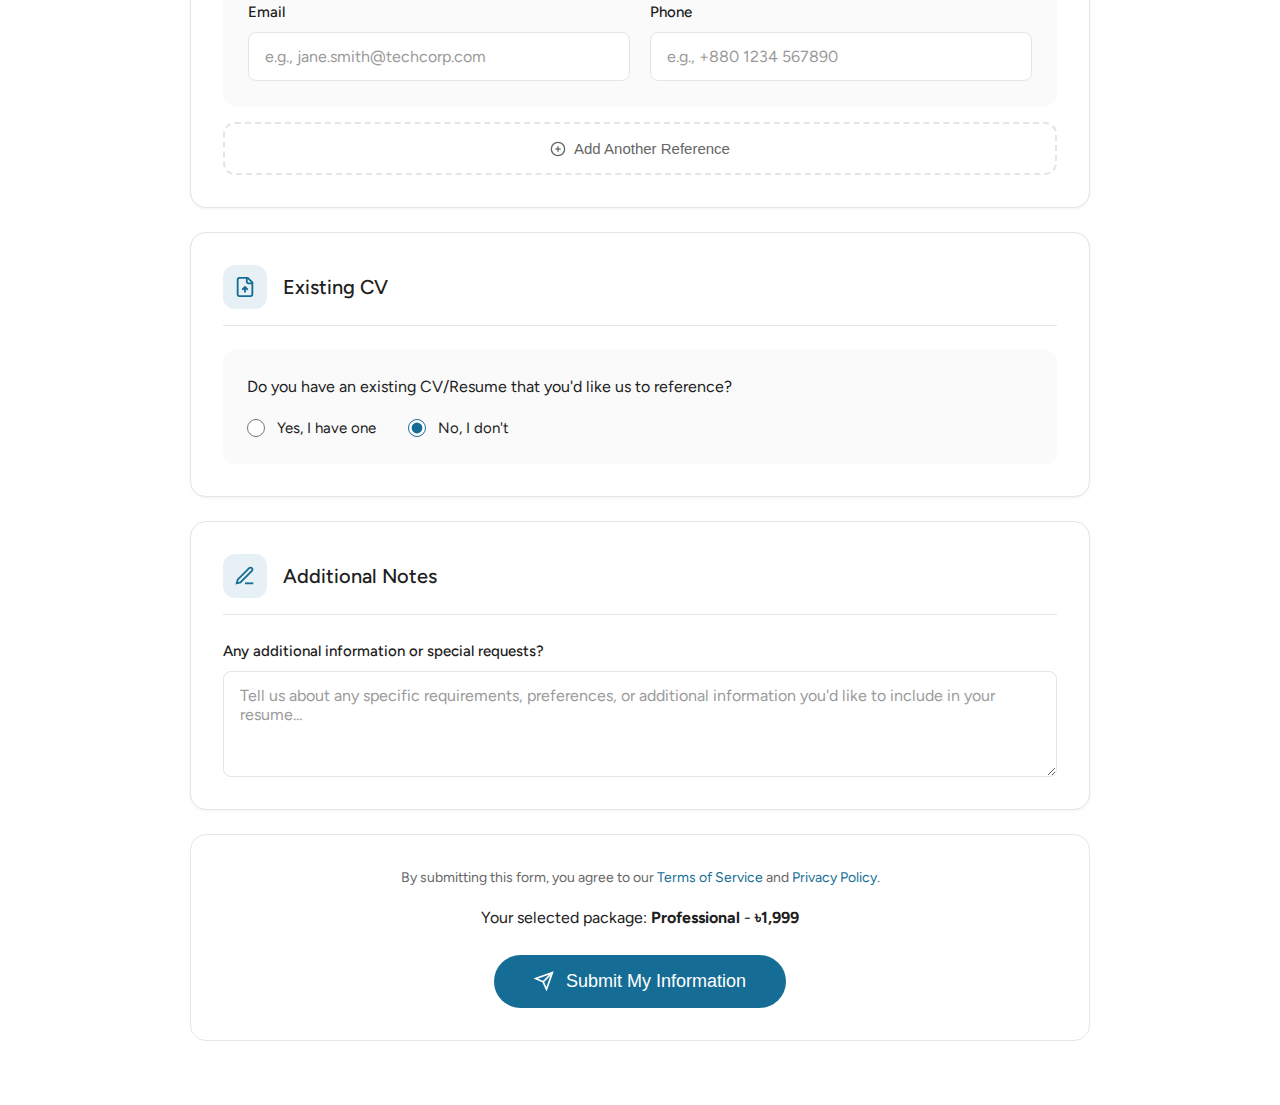
<file: form.html>
<!DOCTYPE html>
<html lang="en">
<head>
  <meta charset="UTF-8">
  <meta name="viewport" content="width=device-width, initial-scale=1.0">
  <title>Submit Your Information - DraftaCV</title>
  <link rel="icon" type="image/png" href="images/Asset 6 (2).png">
  <link rel="shortcut icon" type="image/png" href="images/Asset 6 (2).png">
  <meta name="description" content="Submit your information to get your professional CV/Resume built by DraftaCV.">
  <link rel="preconnect" href="https://fonts.googleapis.com">
  <link rel="preconnect" href="https://fonts.gstatic.com" crossorigin>
  <link href="https://fonts.googleapis.com/css2?family=Figtree:wght@300;400;500;600;700;800&family=Geist+Mono:wght@400;500&display=swap" rel="stylesheet">
  <link rel="stylesheet" href="css/styles.css">
  <link rel="stylesheet" href="css/form-styles.css">
</head>
<body>
  <!-- Navigation -->
  <nav class="navbar scrolled" id="navbar">
    <div class="nav-container">
        <a href="index.html#home" class="nav-logo">
      <img src="images/Asset 6.png" alt="DraftaCV Logo" class="logo-image">
    </a>
      
      <div class="nav-links" id="navLinks">
        <a href="index.html#home" class="nav-link">Home</a>
        <a href="cv-checker.html" class="nav-link">ATS Scan</a>
        <a href="index.html#packages" class="nav-link">Packages</a>
        <a href="index.html#features" class="nav-link">Features</a>
        <a href="index.html#contact" class="nav-link">Contact</a>
        <a href="blog.html" class="nav-link">Blog</a>
      </div>
      
      <a href="index.html#packages" class="nav-cta">Get Started Today</a>
      
      <button class="mobile-menu-btn" id="mobileMenuBtn" aria-label="Toggle menu">
        <span class="hamburger"></span>
      </button>
    </div>
    
    <!-- Mobile Menu -->
    <div class="mobile-menu" id="mobileMenu">
      <a href="index.html#home" class="mobile-link">Home</a>
      <a href="index.html#packages" class="mobile-link">Packages</a>
      <a href="index.html#features" class="mobile-link">Features</a>
      <a href="index.html#contact" class="mobile-link">Contact</a>
      <a href="blog.html" class="mobile-link">Blog</a>
      <a href="index.html#packages" class="mobile-cta">Get Started Today</a>
    </div>
  </nav>

  <!-- Form Section -->
  <section class="form-section">
    <div class="form-container">
      <div class="form-header">
        <a href="index.html#packages" class="back-link">
          <svg viewBox="0 0 24 24" fill="none" stroke="currentColor" stroke-width="2" width="16" height="16">
            <path d="M19 12H5"/><path d="m12 19-7-7 7-7"/>
          </svg>
          Back to Packages
        </a>
        <h1 class="form-title">Submit Your Information</h1>
        <div class="selected-package-display">
          <span>Selected Package:</span>
          <span class="package-name" id="selectedPackageName">Professional</span>
          <span class="package-price" id="selectedPackagePrice">৳1,999</span>
        </div>
        <p class="form-subtitle">Please fill in all the details below to help us build your perfect resume. Fields marked with <span class="required-star">*</span> are required.</p>
      </div>

      <form id="cvForm" class="cv-form">
        <!-- Personal Information -->
        <div class="form-section-group">
          <div class="section-header">
            <div class="section-icon">
              <svg viewBox="0 0 24 24" fill="none" stroke="currentColor" stroke-width="2">
                <circle cx="12" cy="8" r="4"/>
                <path d="M20 21a8 8 0 1 0-16 0"/>
              </svg>
            </div>
            <h2 class="section-title">Personal Information</h2>
          </div>
          
          <div class="form-grid">
            <div class="form-group full-width">
              <label for="fullName">Full Name <span class="required-star">*</span></label>
              <input type="text" id="fullName" name="fullName" required placeholder="e.g., John Doe">
            </div>
            
            <div class="form-group">
              <label for="email">Email Address <span class="required-star">*</span></label>
              <input type="email" id="email" name="email" required placeholder="e.g., john@example.com">
            </div>
            
            <div class="form-group">
              <label for="phone">Phone Number <span class="required-star">*</span></label>
              <input type="tel" id="phone" name="phone" required placeholder="e.g., +880 1234 567890">
            </div>
            
            <div class="form-group full-width">
              <label for="address">Address</label>
              <input type="text" id="address" name="address" placeholder="e.g., 123 Main Street, Dhaka, Bangladesh">
            </div>
            
            <div class="form-group">
              <label for="linkedin">LinkedIn Profile URL</label>
              <input type="url" id="linkedin" name="linkedin" placeholder="e.g., https://linkedin.com/in/johndoe">
            </div>
            
            <div class="form-group">
              <label for="portfolio">Portfolio/Website URL</label>
              <input type="url" id="portfolio" name="portfolio" placeholder="e.g., https://johndoe.com">
            </div>
            
            <div class="form-group full-width">
              <label for="professionalSummary">Professional Summary / Objective</label>
              <textarea id="professionalSummary" name="professionalSummary" rows="4" placeholder="Write a brief summary about yourself and your career goals..."></textarea>
            </div>
            
            <div class="form-group full-width">
              <label for="profilePhoto">Professional Photo</label>
              <div class="file-upload-wrapper">
                <input type="file" id="profilePhoto" name="profilePhoto" accept="image/*">
                <div class="file-upload-display">
                  <svg viewBox="0 0 24 24" fill="none" stroke="currentColor" stroke-width="2" width="24" height="24">
                    <rect width="18" height="18" x="3" y="3" rx="2" ry="2"/>
                    <circle cx="9" cy="9" r="2"/>
                    <path d="m21 15-3.086-3.086a2 2 0 0 0-2.828 0L6 21"/>
                  </svg>
                  <span>Click to upload or drag and drop</span>
                  <span class="file-hint">PNG, JPG up to 2MB</span>
                </div>
              </div>
            </div>
          </div>
        </div>

                <!-- Job Application Question -->
        <div class="form-section-group">
          <div class="section-header">
            <div class="section-icon">
              <svg viewBox="0 0 24 24" fill="none" stroke="currentColor" stroke-width="2">
                <path d="M12 20h9"/>
                <path d="M16.5 3.5a2.12 2.12 0 0 1 3 3L7 19l-4 1 1-4L16.5 3.5z"/>
              </svg>
            </div>
            <h2 class="section-title">Job Application</h2>
          </div>
          
          <div class="job-application-section">
            <div class="job-application-question">
              <p>Are you applying for any specific job? <span class="required-star">*</span></p>
              <div class="radio-group">
                <label class="radio-label">
                  <input type="radio" name="applyingForJob" value="yes" required onchange="toggleJobApplicationFields(true)">
                  <span class="radio-custom"></span>
                  Yes
                </label>
                <label class="radio-label">
                  <input type="radio" name="applyingForJob" value="no" required onchange="toggleJobApplicationFields(false)">
                  <span class="radio-custom"></span>
                  No
                </label>
              </div>
            </div>
            
            <div id="jobApplicationFields" class="job-application-fields">
              <div class="form-grid">
                <div class="form-group full-width">
                  <label for="targetJobTitle">Target Job Title <span class="required-star">*</span></label>
                  <input type="text" id="targetJobTitle" name="targetJobTitle" placeholder="e.g., Senior Software Engineer">
                </div>
                
                <div class="form-group full-width">
                  <label for="targetJobDescription">Job Description</label>
                  <textarea id="targetJobDescription" name="targetJobDescription" rows="5" placeholder="Paste the job description here or describe the role you're applying for..."></textarea>
                  <span class="field-hint">This helps us tailor your resume to the specific position</span>
                </div>
              </div>
            </div>
          </div>
        </div>
        
        <!-- Work Experience -->
        <div class="form-section-group">
          <div class="section-header">
            <div class="section-icon">
              <svg viewBox="0 0 24 24" fill="none" stroke="currentColor" stroke-width="2">
                <rect width="20" height="14" x="2" y="7" rx="2" ry="2"/>
                <path d="M16 21V5a2 2 0 0 0-2-2h-4a2 2 0 0 0-2 2v16"/>
              </svg>
            </div>
            <h2 class="section-title">Work Experience</h2>
          </div>
          
          <div id="workExperienceContainer">
            <div class="experience-entry" data-index="0">
              <div class="entry-header">
                <span class="entry-number">Experience #1</span>
                <button type="button" class="remove-entry-btn" onclick="removeWorkExperience(0)" style="display: none;">
                  <svg viewBox="0 0 24 24" fill="none" stroke="currentColor" stroke-width="2" width="16" height="16">
                    <path d="M3 6h18"/><path d="M19 6v14c0 1-1 2-2 2H7c-1 0-2-1-2-2V6"/><path d="M8 6V4c0-1 1-2 2-2h4c1 0 2 1 2 2v2"/>
                  </svg>
                  Remove
                </button>
              </div>
              <div class="form-grid">
                <div class="form-group">
                  <label>Job Title <span class="required-star">*</span></label>
                  <input type="text" name="workTitle_0" required placeholder="e.g., Senior Software Engineer">
                </div>
                
                <div class="form-group">
                  <label>Company Name <span class="required-star">*</span></label>
                  <input type="text" name="workCompany_0" required placeholder="e.g., Tech Corp Ltd.">
                </div>
                
                <div class="form-group full-width">
                  <label>Company Address / Location</label>
                  <input type="text" name="workLocation_0" placeholder="e.g., Dhaka, Bangladesh">
                </div>
                
                <div class="form-group">
                  <label>Start Date <span class="required-star">*</span></label>
                  <input type="month" name="workStartDate_0" required>
                </div>
                
                <div class="form-group">
                  <label>End Date</label>
                  <div class="date-with-checkbox">
                    <input type="month" name="workEndDate_0" id="workEndDate_0">
                    <label class="checkbox-label">
                      <input type="checkbox" name="workCurrent_0" onchange="toggleCurrentJob(0)">
                      Currently working here
                    </label>
                  </div>
                </div>
                
                <div class="form-group full-width">
                  <label>Key Responsibilities & Achievements</label>
                  <textarea name="workDescription_0" rows="4" placeholder="Describe your key responsibilities, achievements, and impact in this role..."></textarea>
                </div>
              </div>
            </div>
          </div>
          
          <button type="button" class="add-entry-btn" onclick="addWorkExperience()">
            <svg viewBox="0 0 24 24" fill="none" stroke="currentColor" stroke-width="2" width="16" height="16">
              <circle cx="12" cy="12" r="10"/><path d="M8 12h8"/><path d="M12 8v8"/>
            </svg>
            Add Another Work Experience
          </button>
        </div>

        <!-- Education -->
        <div class="form-section-group">
          <div class="section-header">
            <div class="section-icon">
              <svg viewBox="0 0 24 24" fill="none" stroke="currentColor" stroke-width="2">
                <path d="M22 10v6M2 10l10-5 10 5-10 5z"/>
                <path d="M6 12v5c3 3 9 3 12 0v-5"/>
              </svg>
            </div>
            <h2 class="section-title">Education</h2>
          </div>
          
          <div id="educationContainer">
            <div class="education-entry" data-index="0">
              <div class="entry-header">
                <span class="entry-number">Education #1</span>
                <button type="button" class="remove-entry-btn" onclick="removeEducation(0)" style="display: none;">
                  <svg viewBox="0 0 24 24" fill="none" stroke="currentColor" stroke-width="2" width="16" height="16">
                    <path d="M3 6h18"/><path d="M19 6v14c0 1-1 2-2 2H7c-1 0-2-1-2-2V6"/><path d="M8 6V4c0-1 1-2 2-2h4c1 0 2 1 2 2v2"/>
                  </svg>
                  Remove
                </button>
              </div>
              <div class="form-grid">
                <div class="form-group">
                  <label>Degree / Certificate <span class="required-star">*</span></label>
                  <input type="text" name="eduDegree_0" required placeholder="e.g., Bachelor of Science in Computer Science">
                </div>
                
                <div class="form-group">
                  <label>Institution Name <span class="required-star">*</span></label>
                  <input type="text" name="eduInstitution_0" required placeholder="e.g., University of Dhaka">
                </div>
                
                <div class="form-group">
                  <label>Location</label>
                  <input type="text" name="eduLocation_0" placeholder="e.g., Dhaka, Bangladesh">
                </div>
                
                <div class="form-group">
                  <label>GPA / Grade (optional)</label>
                  <input type="text" name="eduGrade_0" placeholder="e.g., 3.8 / 4.0">
                </div>
                
                <div class="form-group">
                  <label>Start Year</label>
                  <input type="number" name="eduStartYear_0" min="1950" max="2030" placeholder="e.g., 2018">
                </div>
                
                <div class="form-group">
                  <label>End Year (or Expected)</label>
                  <input type="number" name="eduEndYear_0" min="1950" max="2030" placeholder="e.g., 2022">
                </div>
              </div>
            </div>
          </div>
          
          <button type="button" class="add-entry-btn" onclick="addEducation()">
            <svg viewBox="0 0 24 24" fill="none" stroke="currentColor" stroke-width="2" width="16" height="16">
              <circle cx="12" cy="12" r="10"/><path d="M8 12h8"/><path d="M12 8v8"/>
            </svg>
            Add Another Education
          </button>
        </div>
          <!--Made by MD Touhidul Islam Kanon-->
        <!-- Skills -->
        <div class="form-section-group">
          <div class="section-header">
            <div class="section-icon">
              <svg viewBox="0 0 24 24" fill="none" stroke="currentColor" stroke-width="2">
                <path d="M14.7 6.3a1 1 0 0 0 0 1.4l1.6 1.6a1 1 0 0 0 1.4 0l3.77-3.77a6 6 0 0 1-7.94 7.94l-6.91 6.91a2.12 2.12 0 0 1-3-3l6.91-6.91a6 6 0 0 1 7.94-7.94l-3.76 3.76z"/>
              </svg>
            </div>
            <h2 class="section-title">Skills</h2>
          </div>
          
          <div class="form-grid">
            <div class="form-group full-width">
              <label>Technical Skills</label>
              <textarea id="technicalSkills" name="technicalSkills" rows="3" placeholder="e.g., JavaScript, Python, React, Node.js, SQL, AWS, Git..."></textarea>
              <span class="field-hint">Separate skills with commas</span>
            </div>
            
            <div class="form-group full-width">
              <label>Soft Skills</label>
              <textarea id="softSkills" name="softSkills" rows="3" placeholder="e.g., Leadership, Communication, Problem Solving, Team Management..."></textarea>
              <span class="field-hint">Separate skills with commas</span>
            </div>
            
            <div class="form-group full-width">
              <label>Languages</label>
              <textarea id="languages" name="languages" rows="2" placeholder="e.g., English (Fluent), Bengali (Native), Hindi (Conversational)..."></textarea>
            </div>
          </div>
        </div>

        <!-- Certifications -->
        <div class="form-section-group">
          <div class="section-header">
            <div class="section-icon">
              <svg viewBox="0 0 24 24" fill="none" stroke="currentColor" stroke-width="2">
                <circle cx="12" cy="8" r="6"/>
                <path d="M15.477 12.89 17 22l-5-3-5 3 1.523-9.11"/>
              </svg>
            </div>
            <h2 class="section-title">Certifications</h2>
          </div>
          
          <div id="certificationsContainer">
            <div class="certification-entry" data-index="0">
              <div class="entry-header">
                <span class="entry-number">Certification #1</span>
                <button type="button" class="remove-entry-btn" onclick="removeCertification(0)" style="display: none;">
                  <svg viewBox="0 0 24 24" fill="none" stroke="currentColor" stroke-width="2" width="16" height="16">
                    <path d="M3 6h18"/><path d="M19 6v14c0 1-1 2-2 2H7c-1 0-2-1-2-2V6"/><path d="M8 6V4c0-1 1-2 2-2h4c1 0 2 1 2 2v2"/>
                  </svg>
                  Remove
                </button>
              </div>
              <div class="form-grid">
                <div class="form-group">
                  <label>Certification Name</label>
                  <input type="text" name="certName_0" placeholder="e.g., AWS Solutions Architect">
                </div>
                
                <div class="form-group">
                  <label>Issuing Organization</label>
                  <input type="text" name="certOrg_0" placeholder="e.g., Amazon Web Services">
                </div>
                
                <div class="form-group">
                  <label>Issue Date</label>
                  <input type="month" name="certDate_0">
                </div>
                
                <div class="form-group">
                  <label>Credential ID (optional)</label>
                  <input type="text" name="certId_0" placeholder="e.g., ABC123XYZ">
                </div>
              </div>
            </div>
          </div>
          
          <button type="button" class="add-entry-btn" onclick="addCertification()">
            <svg viewBox="0 0 24 24" fill="none" stroke="currentColor" stroke-width="2" width="16" height="16">
              <circle cx="12" cy="12" r="10"/><path d="M8 12h8"/><path d="M12 8v8"/>
            </svg>
            Add Another Certification
          </button>
        </div>

        <!-- Interests -->
        <div class="form-section-group">
          <div class="section-header">
            <div class="section-icon">
              <svg viewBox="0 0 24 24" fill="none" stroke="currentColor" stroke-width="2">
                <path d="M19 14c1.49-1.46 3-3.21 3-5.5A5.5 5.5 0 0 0 16.5 3c-1.76 0-3 .5-4.5 2-1.5-1.5-2.74-2-4.5-2A5.5 5.5 0 0 0 2 8.5c0 2.3 1.5 4.05 3 5.5l7 7Z"/>
              </svg>
            </div>
            <h2 class="section-title">Interests & Hobbies</h2>
          </div>
          
          <div class="form-grid">
            <div class="form-group full-width">
              <label>Interests & Hobbies</label>
              <textarea id="interests" name="interests" rows="3" placeholder="e.g., Reading, Photography, Open Source Contributing, Traveling, Playing Chess..."></textarea>
              <span class="field-hint">Optional but helps personalize your resume</span>
            </div>
          </div>
        </div>

        <!-- References -->
        <div class="form-section-group">
          <div class="section-header">
            <div class="section-icon">
              <svg viewBox="0 0 24 24" fill="none" stroke="currentColor" stroke-width="2">
                <path d="M16 21v-2a4 4 0 0 0-4-4H6a4 4 0 0 0-4 4v2"/>
                <circle cx="9" cy="7" r="4"/>
                <path d="M22 21v-2a4 4 0 0 0-3-3.87"/>
                <path d="M16 3.13a4 4 0 0 1 0 7.75"/>
              </svg>
            </div>
            <h2 class="section-title">References</h2>
          </div>
          
          <div id="referencesContainer">
            <div class="reference-entry" data-index="0">
              <div class="entry-header">
                <span class="entry-number">Reference #1</span>
                <button type="button" class="remove-entry-btn" onclick="removeReference(0)" style="display: none;">
                  <svg viewBox="0 0 24 24" fill="none" stroke="currentColor" stroke-width="2" width="16" height="16">
                    <path d="M3 6h18"/><path d="M19 6v14c0 1-1 2-2 2H7c-1 0-2-1-2-2V6"/><path d="M8 6V4c0-1 1-2 2-2h4c1 0 2 1 2 2v2"/>
                  </svg>
                  Remove
                </button>
              </div>
              <div class="form-grid">
                <div class="form-group">
                  <label>Reference Name</label>
                  <input type="text" name="refName_0" placeholder="e.g., Dr. Jane Smith">
                </div>
                
                <div class="form-group">
                  <label>Job Title / Relationship</label>
                  <input type="text" name="refTitle_0" placeholder="e.g., Senior Manager at Tech Corp">
                </div>
                
                <div class="form-group">
                  <label>Email</label>
                  <input type="email" name="refEmail_0" placeholder="e.g., jane.smith@techcorp.com">
                </div>
                
                <div class="form-group">
                  <label>Phone</label>
                  <input type="tel" name="refPhone_0" placeholder="e.g., +880 1234 567890">
                </div>
              </div>
            </div>
          </div>
          
          <button type="button" class="add-entry-btn" onclick="addReference()">
            <svg viewBox="0 0 24 24" fill="none" stroke="currentColor" stroke-width="2" width="16" height="16">
              <circle cx="12" cy="12" r="10"/><path d="M8 12h8"/><path d="M12 8v8"/>
            </svg>
            Add Another Reference
          </button>
        </div>

        <!-- Existing CV Upload -->
        <div class="form-section-group">
          <div class="section-header">
            <div class="section-icon">
              <svg viewBox="0 0 24 24" fill="none" stroke="currentColor" stroke-width="2">
                <path d="M15 2H6a2 2 0 0 0-2 2v16a2 2 0 0 0 2 2h12a2 2 0 0 0 2-2V7Z"/>
                <path d="M14 2v4a2 2 0 0 0 2 2h4"/>
                <path d="M12 12v6"/>
                <path d="m15 15-3-3-3 3"/>
              </svg>
            </div>
            <h2 class="section-title">Existing CV</h2>
          </div>
          
          <div class="existing-cv-section">
            <div class="cv-question">
              <p>Do you have an existing CV/Resume that you'd like us to reference?</p>
              <div class="radio-group">
                <label class="radio-label">
                  <input type="radio" name="hasExistingCV" value="yes" onchange="toggleCVUpload(true)">
                  <span class="radio-custom"></span>
                  Yes, I have one
                </label>
                <label class="radio-label">
                  <input type="radio" name="hasExistingCV" value="no" checked onchange="toggleCVUpload(false)">
                  <span class="radio-custom"></span>
                  No, I don't
                </label>
              </div>
            </div>
            
            <div id="cvUploadSection" class="cv-upload-section" style="display: none;">
              <label>Upload Your Existing CV</label>
              <div class="file-upload-wrapper large">
                <input type="file" id="existingCV" name="existingCV" accept=".pdf,.doc,.docx">
                <div class="file-upload-display">
                  <svg viewBox="0 0 24 24" fill="none" stroke="currentColor" stroke-width="2" width="32" height="32">
                    <path d="M15 2H6a2 2 0 0 0-2 2v16a2 2 0 0 0 2 2h12a2 2 0 0 0 2-2V7Z"/>
                    <path d="M14 2v4a2 2 0 0 0 2 2h4"/>
                    <path d="M12 12v6"/>
                    <path d="m15 15-3-3-3 3"/>
                  </svg>
                  <span>Click to upload or drag and drop</span>
                  <span class="file-hint">PDF, DOC, DOCX up to 4MB</span>
                </div>
              </div>
            </div>
          </div>
        </div>

        <!-- Additional Notes -->
        <div class="form-section-group">
          <div class="section-header">
            <div class="section-icon">
              <svg viewBox="0 0 24 24" fill="none" stroke="currentColor" stroke-width="2">
                <path d="M12 20h9"/>
                <path d="M16.5 3.5a2.121 2.121 0 0 1 3 3L7 19l-4 1 1-4L16.5 3.5z"/>
              </svg>
            </div>
            <h2 class="section-title">Additional Notes</h2>
          </div>
          
          <div class="form-grid">
            <div class="form-group full-width">
              <label>Any additional information or special requests?</label>
              <textarea id="additionalNotes" name="additionalNotes" rows="4" placeholder="Tell us about any specific requirements, preferences, or additional information you'd like to include in your resume..."></textarea>
            </div>
          </div>
        </div>

        <!-- Submit Section -->
        <div class="form-submit-section">
          <div class="submit-info">
            <p>By submitting this form, you agree to our <a href="#">Terms of Service</a> and <a href="#">Privacy Policy</a>.</p>
            <p class="package-reminder">Your selected package: <strong id="submitPackageName">Professional</strong> - <strong id="submitPackagePrice">৳1,999</strong></p>
          </div>
          
          <button type="submit" class="submit-btn">
            <svg viewBox="0 0 24 24" fill="none" stroke="currentColor" stroke-width="2" width="20" height="20">
              <path d="M22 2 11 13"/>
              <path d="m22 2-7 20-4-9-9-4 20-7z"/>
            </svg>
            Submit My Information
          </button>
        </div>
      </form>
    </div>
  </section>

  <!-- Success Modal -->
  <div id="successModal" class="modal">
    <div class="modal-content">
      <div class="modal-icon success">
        <svg viewBox="0 0 24 24" fill="none" stroke="currentColor" stroke-width="2" width="48" height="48">
          <circle cx="12" cy="12" r="10"/>
          <path d="m9 12 2 2 4-4"/>
        </svg>
      </div>
      <h2>Thank You!</h2>
      <p>Your information has been submitted successfully. Our team will start working on your resume and get back to you within the delivery timeframe of your selected package.</p>
      <p style="margin-top: 0.5rem; font-weight: 500; color: var(--text-dark);">Please click the <strong style="color: var(--primary);">Confirm Order</strong> button below to finalize your order.</p>
      <p class="modal-package">Package: <strong id="modalPackageName">Professional</strong></p>
      <p class="modal-invoice">Invoice ID: <strong id="modalInvoiceId">-</strong></p>
      <div class="modal-buttons">
        <button class="modal-btn modal-btn-primary" onclick="confirmOrderWhatsApp()">Confirm Order</button>
        <button class="modal-btn modal-btn-outline" onclick="closeModal()">Back to Home</button>
      </div>
    </div>
  </div>

  <!-- ========================================== -->

<!-- ========================================== -->

<!-- WhatsApp Support Widget -->
<!-- Animated Background -->
  <div class="background-container">
    <div class="gradient-blob blob-1"></div>
    <div class="gradient-blob blob-2"></div>
    <div class="gradient-blob blob-3"></div>
    <div class="grid-overlay"></div>
  </div>

  <!-- WhatsApp Widget -->
  <div class="whatsapp-widget" id="whatsappWidget">
    <!-- Support Card -->
    <div class="whatsapp-card" id="whatsappCard">
      <!-- Header -->
      <div class="whatsapp-header">
        <button class="whatsapp-close-btn" onclick="toggleWidget()">
          <svg viewBox="0 0 24 24" fill="none" stroke="currentColor" stroke-width="2.5">
            <path d="M18 6L6 18M6 6l12 12"/>
          </svg>
        </button>
        
        <div class="whatsapp-header-content">
          <div class="whatsapp-header-icon">
            <svg viewBox="0 0 24 24" fill="none" stroke="currentColor" stroke-width="2">
              <path d="M21 15a2 2 0 0 1-2 2H7l-4 4V5a2 2 0 0 1 2-2h14a2 2 0 0 1 2 2z"/>
            </svg>
          </div>
          <div class="whatsapp-header-text">
            <h3>Need Help?</h3>
            <p>We're here to assist you!</p>
          </div>
        </div>
      </div>

      <!-- Body -->
      <div class="whatsapp-body">
        <!-- Info Card -->
        <div class="whatsapp-info-card">
          <div class="whatsapp-info-icon">
            <svg viewBox="0 0 24 24" fill="currentColor">
              <path d="M17.472 14.382c-.297-.149-1.758-.867-2.03-.967-.273-.099-.471-.148-.67.15-.197.297-.767.966-.94 1.164-.173.199-.347.223-.644.075-.297-.15-1.255-.463-2.39-1.475-.883-.788-1.48-1.761-1.653-2.059-.173-.297-.018-.458.13-.606.134-.133.298-.347.446-.52.149-.174.198-.298.298-.497.099-.198.05-.371-.025-.52-.075-.149-.669-1.612-.916-2.207-.242-.579-.487-.5-.669-.51-.173-.008-.371-.01-.57-.01-.198 0-.52.074-.792.372-.272.297-1.04 1.016-1.04 2.479 0 1.462 1.065 2.875 1.213 3.074.149.198 2.096 3.2 5.077 4.487.709.306 1.262.489 1.694.625.712.227 1.36.195 1.871.118.571-.085 1.758-.719 2.006-1.413.248-.694.248-1.289.173-1.413-.074-.124-.272-.198-.57-.347m-5.421 7.403h-.004a9.87 9.87 0 01-5.031-1.378l-.361-.214-3.741.982.998-3.648-.235-.374a9.86 9.86 0 01-1.51-5.26c.001-5.45 4.436-9.884 9.888-9.884 2.64 0 5.122 1.03 6.988 2.898a9.825 9.825 0 012.893 6.994c-.003 5.45-4.437 9.884-9.885 9.884m8.413-18.297A11.815 11.815 0 0012.05 0C5.495 0 .16 5.335.157 11.892c0 2.096.547 4.142 1.588 5.945L.057 24l6.305-1.654a11.882 11.882 0 005.683 1.448h.005c6.554 0 11.89-5.335 11.893-11.893a11.821 11.821 0 00-3.48-8.413Z"/>
            </svg>
          </div>
          <div class="whatsapp-info-text">
            <h4>Support Team</h4>
            <p>Get instant support 24/7 via WhatsApp</p>
            
            <div class="whatsapp-status">
              <div class="whatsapp-online">
                <div class="whatsapp-online-dot"></div>
                <span>Online</span>
              </div>
              <div class="whatsapp-response-time">
                <svg viewBox="0 0 24 24" fill="none" stroke="currentColor" stroke-width="2">
                  <circle cx="12" cy="12" r="10"/>
                  <polyline points="12 6 12 12 16 14"/>
                </svg>
                <span>~5 min</span>
              </div>
            </div>
          </div>
        </div>

        <!-- Features List -->
        <div class="whatsapp-features">
          <div class="whatsapp-feature">
            <svg viewBox="0 0 24 24" fill="none" stroke="currentColor" stroke-width="2">
              <path d="M22 11.08V12a10 10 0 1 1-5.93-9.14"/>
              <polyline points="22 4 12 14.01 9 11.01"/>
            </svg>
            <span>Instant response from our team</span>
          </div>
          <div class="whatsapp-feature">
            <svg viewBox="0 0 24 24" fill="none" stroke="currentColor" stroke-width="2">
              <path d="M22 11.08V12a10 10 0 1 1-5.93-9.14"/>
              <polyline points="22 4 12 14.01 9 11.01"/>
            </svg>
            <span>Available 24/7 for your queries</span>
          </div>
          <div class="whatsapp-feature">
            <svg viewBox="0 0 24 24" fill="none" stroke="currentColor" stroke-width="2">
              <path d="M22 11.08V12a10 10 0 1 1-5.93-9.14"/>
              <polyline points="22 4 12 14.01 9 11.01"/>
            </svg>
            <span>No waiting on hold</span>
          </div>
        </div>

        <!-- CTA Button -->
        <button class="whatsapp-cta-btn" onclick="openWhatsApp()">
          <svg viewBox="0 0 24 24" fill="currentColor">
            <path d="M17.472 14.382c-.297-.149-1.758-.867-2.03-.967-.273-.099-.471-.148-.67.15-.197.297-.767.966-.94 1.164-.173.199-.347.223-.644.075-.297-.15-1.255-.463-2.39-1.475-.883-.788-1.48-1.761-1.653-2.059-.173-.297-.018-.458.13-.606.134-.133.298-.347.446-.52.149-.174.198-.298.298-.497.099-.198.05-.371-.025-.52-.075-.149-.669-1.612-.916-2.207-.242-.579-.487-.5-.669-.51-.173-.008-.371-.01-.57-.01-.198 0-.52.074-.792.372-.272.297-1.04 1.016-1.04 2.479 0 1.462 1.065 2.875 1.213 3.074.149.198 2.096 3.2 5.077 4.487.709.306 1.262.489 1.694.625.712.227 1.36.195 1.871.118.571-.085 1.758-.719 2.006-1.413.248-.694.248-1.289.173-1.413-.074-.124-.272-.198-.57-.347m-5.421 7.403h-.004a9.87 9.87 0 01-5.031-1.378l-.361-.214-3.741.982.998-3.648-.235-.374a9.86 9.86 0 01-1.51-5.26c.001-5.45 4.436-9.884 9.888-9.884 2.64 0 5.122 1.03 6.988 2.898a9.825 9.825 0 012.893 6.994c-.003 5.45-4.437 9.884-9.885 9.884m8.413-18.297A11.815 11.815 0 0012.05 0C5.495 0 .16 5.335.157 11.892c0 2.096.547 4.142 1.588 5.945L.057 24l6.305-1.654a11.882 11.882 0 005.683 1.448h.005c6.554 0 11.89-5.335 11.893-11.893a11.821 11.821 0 00-3.48-8.413Z"/>
          </svg>
          <span>Start Chat</span>
          <svg class="send-icon" viewBox="0 0 24 24" fill="none" stroke="currentColor" stroke-width="2">
            <line x1="22" y1="2" x2="11" y2="13"/>
            <polygon points="22 2 15 22 11 13 2 9 22 2"/>
          </svg>
        </button>
      </div>
    </div>

    <!-- Floating Button -->
    <button class="whatsapp-float-btn" id="whatsappFloatBtn" onclick="toggleWidget()">
      <div class="whatsapp-ripple"></div>
      <div class="whatsapp-glass-ring"></div>
      
      <div class="whatsapp-icon-container">
        <svg class="whatsapp-icon" viewBox="0 0 24 24" fill="currentColor">
          <path d="M17.472 14.382c-.297-.149-1.758-.867-2.03-.967-.273-.099-.471-.148-.67.15-.197.297-.767.966-.94 1.164-.173.199-.347.223-.644.075-.297-.15-1.255-.463-2.39-1.475-.883-.788-1.48-1.761-1.653-2.059-.173-.297-.018-.458.13-.606.134-.133.298-.347.446-.52.149-.174.198-.298.298-.497.099-.198.05-.371-.025-.52-.075-.149-.669-1.612-.916-2.207-.242-.579-.487-.5-.669-.51-.173-.008-.371-.01-.57-.01-.198 0-.52.074-.792.372-.272.297-1.04 1.016-1.04 2.479 0 1.462 1.065 2.875 1.213 3.074.149.198 2.096 3.2 5.077 4.487.709.306 1.262.489 1.694.625.712.227 1.36.195 1.871.118.571-.085 1.758-.719 2.006-1.413.248-.694.248-1.289.173-1.413-.074-.124-.272-.198-.57-.347m-5.421 7.403h-.004a9.87 9.87 0 01-5.031-1.378l-.361-.214-3.741.982.998-3.648-.235-.374a9.86 9.86 0 01-1.51-5.26c.001-5.45 4.436-9.884 9.888-9.884 2.64 0 5.122 1.03 6.988 2.898a9.825 9.825 0 012.893 6.994c-.003 5.45-4.437 9.884-9.885 9.884m8.413-18.297A11.815 11.815 0 0012.05 0C5.495 0 .16 5.335.157 11.892c0 2.096.547 4.142 1.588 5.945L.057 24l6.305-1.654a11.882 11.882 0 005.683 1.448h.005c6.554 0 11.89-5.335 11.893-11.893a11.821 11.821 0 00-3.48-8.413Z"/>
        </svg>
        <svg class="whatsapp-close-icon-btn" viewBox="0 0 24 24" fill="none" stroke="currentColor" stroke-width="2.5">
          <path d="M18 6L6 18M6 6l12 12"/>
        </svg>
      </div>
      
      <span class="whatsapp-badge" id="whatsappBadge">!</span>
    </button>

    <!-- Tooltip -->
    <div class="whatsapp-tooltip" id="whatsappTooltip">
      Chat with us!
      <div class="whatsapp-tooltip-arrow"></div>
    </div>
  </div>

  <script src="js/form-script.js"></script>
  <script src="js/country-detect.js"></script>
  <script src="js/script.js"></script>
</body>
</html>
</file>
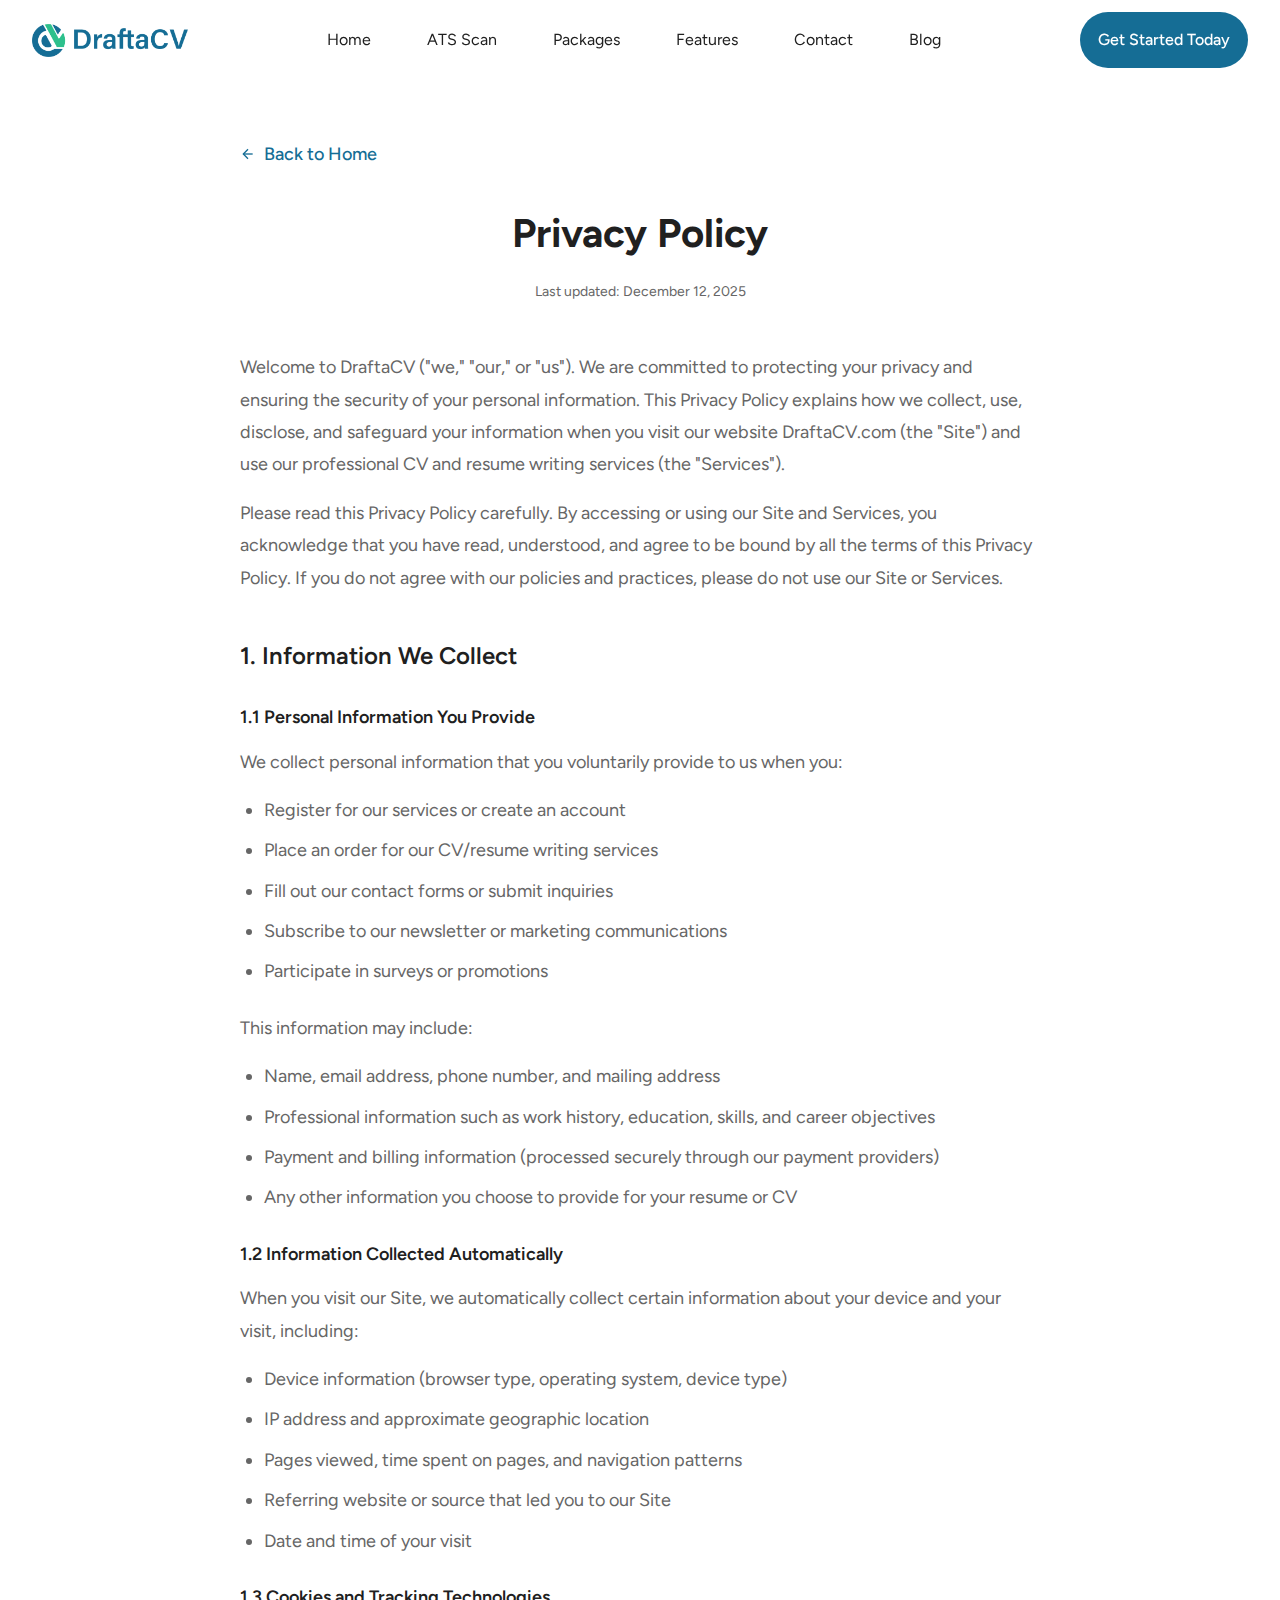
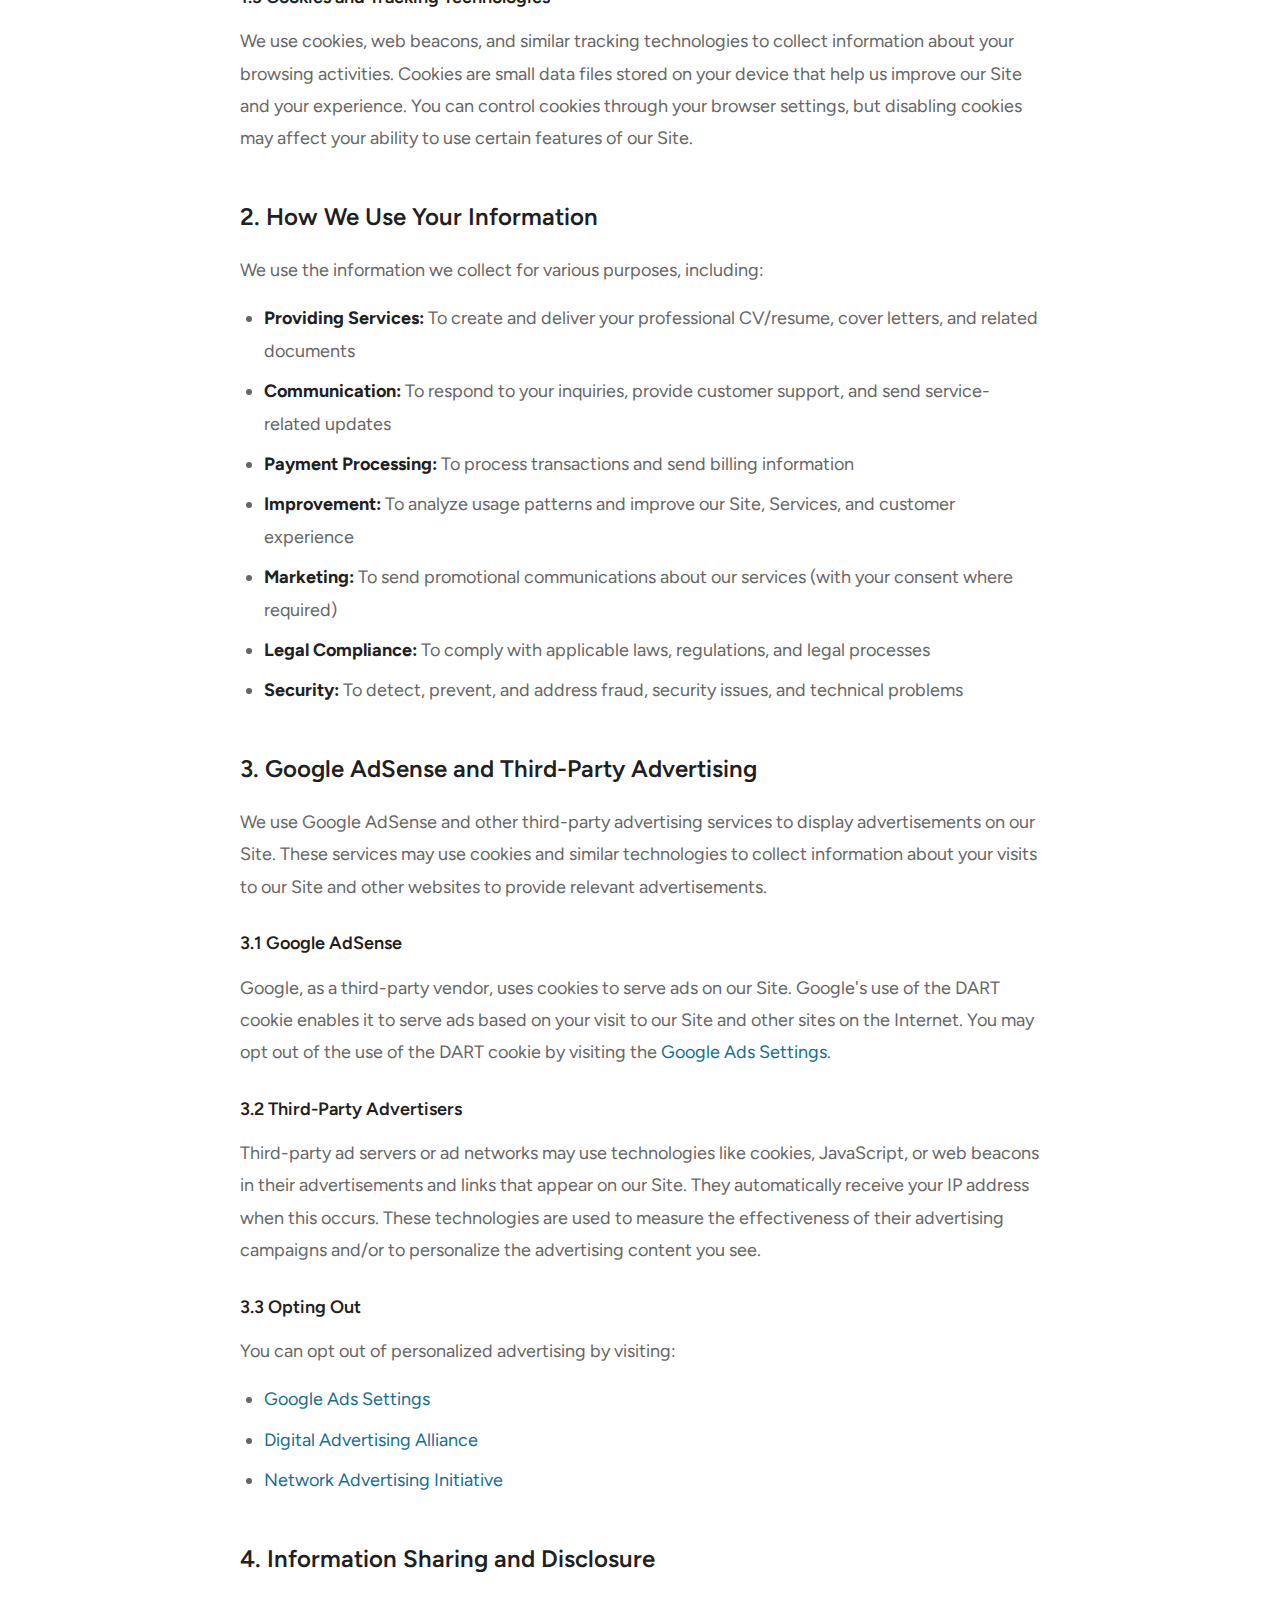
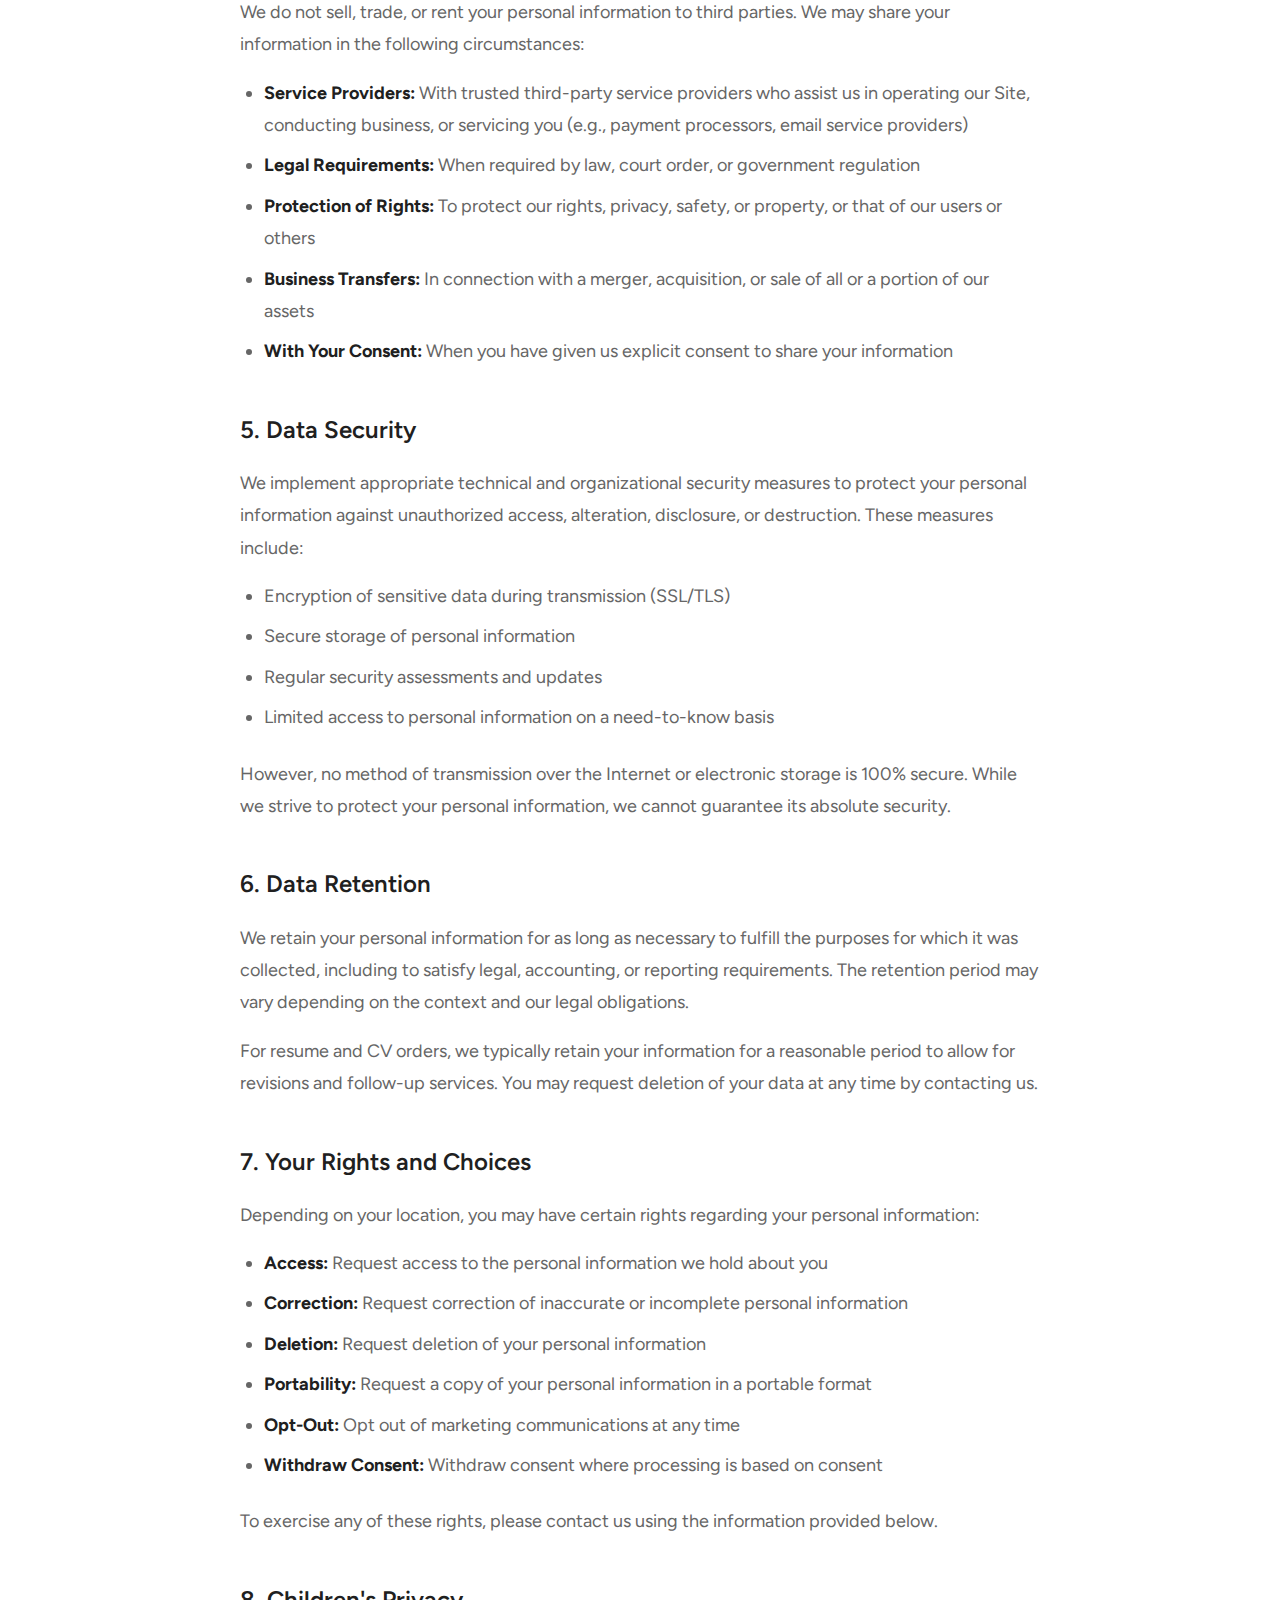
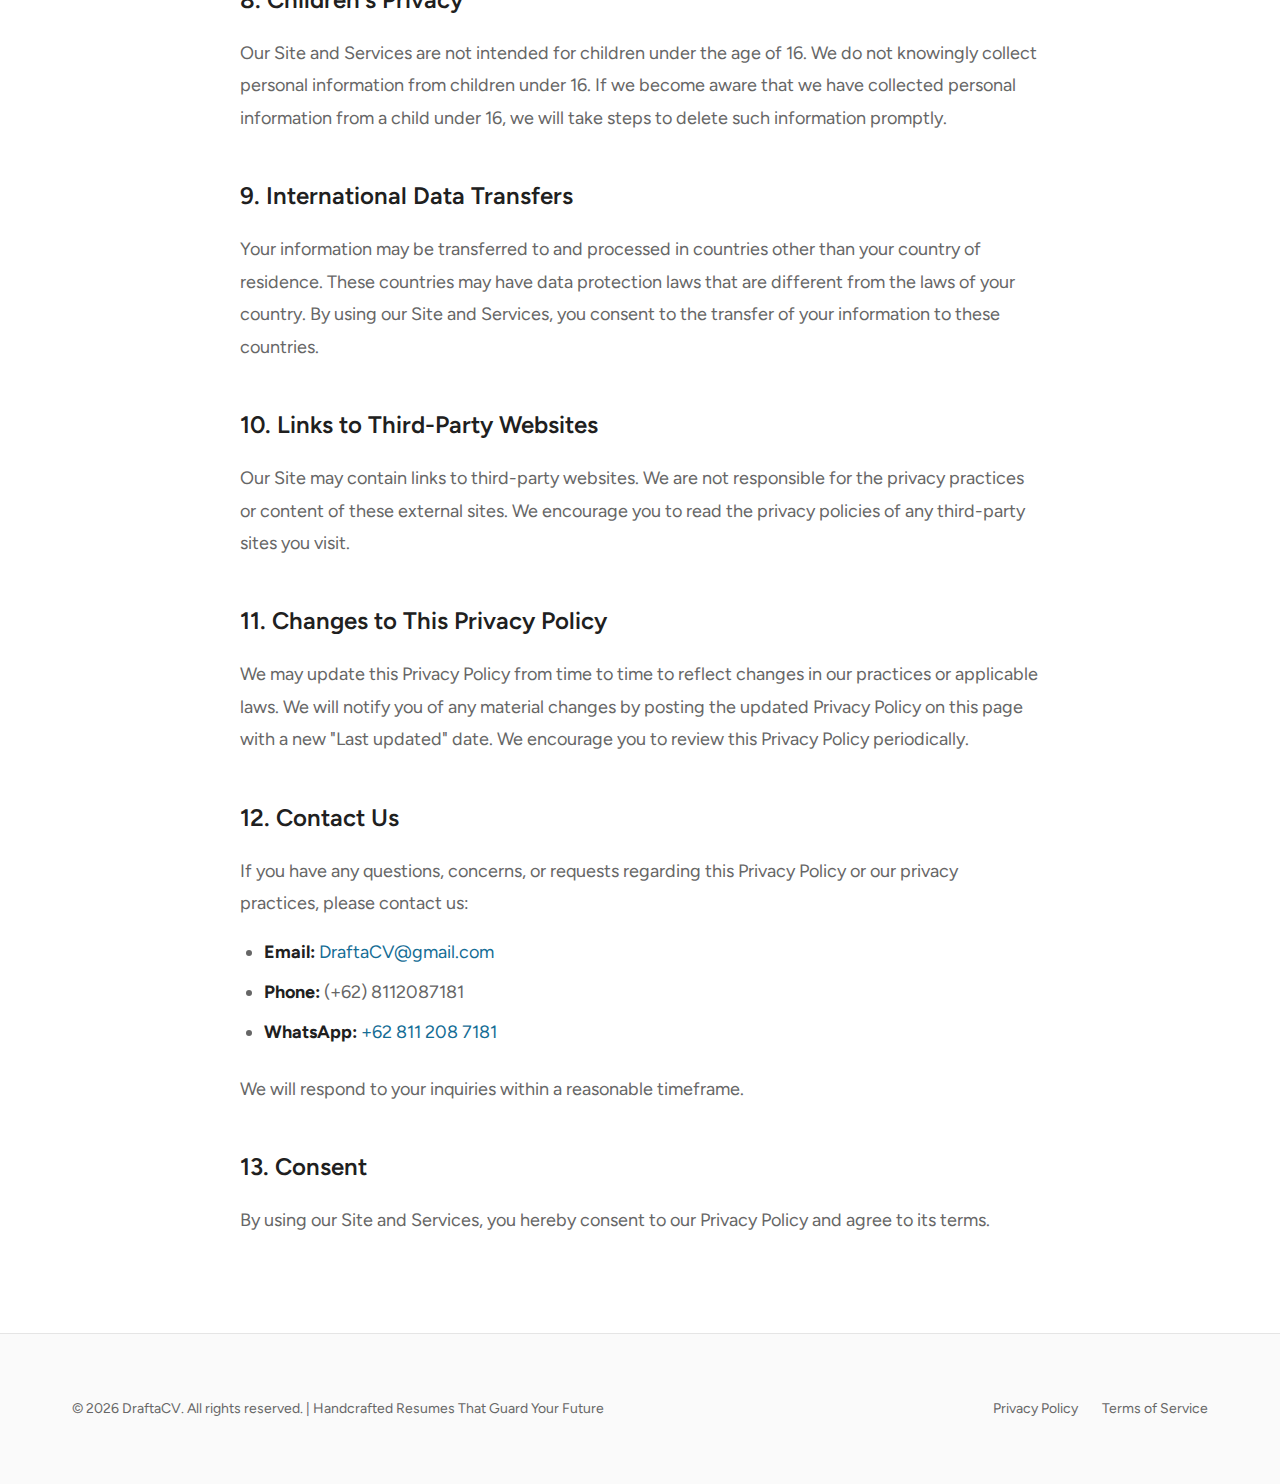
<file: privacy-policy.html>
<!DOCTYPE html>
<html lang="en">
<head>
  <meta charset="UTF-8">
  <meta name="viewport" content="width=device-width, initial-scale=1.0">
  <title>Privacy Policy - DraftaCV</title>
  <link rel="icon" type="image/png" href="images/Asset 6 (2).png">
  <link rel="shortcut icon" type="image/png" href="images/Asset 6 (2).png">
  <meta name="description" content="Privacy Policy for DraftaCV - Professional CV & Resume Builder. Learn how we collect, use, and protect your personal information.">
  <link rel="preconnect" href="https://fonts.googleapis.com">
  <link rel="preconnect" href="https://fonts.gstatic.com" crossorigin>
  <link href="https://fonts.googleapis.com/css2?family=Figtree:wght@300;400;500;600;700;800&family=Geist+Mono:wght@400;500&display=swap" rel="stylesheet">
  <link rel="stylesheet" href="css/styles.css">
</head>
<body>
  <!-- Navigation -->
  <nav class="navbar" id="navbar">
    <div class="nav-container">
          <a href="index.html#home" class="nav-logo">
      <img src="images/Asset 6.png" alt="DraftaCV Logo" class="logo-image">
    </a>
      
      <div class="nav-links" id="navLinks">
        <a href="index.html#home" class="nav-link">Home</a>
        <a href="cv-checker.html" class="nav-link">ATS Scan</a>
        <a href="index.html#packages" class="nav-link">Packages</a>
        <a href="index.html#features" class="nav-link">Features</a>
        <a href="index.html#contact" class="nav-link">Contact</a>
        <a href="blog.html" class="nav-link">Blog</a>
      </div>
      
      <a href="index.html#packages" class="nav-cta">Get Started Today</a>
      
      <button class="mobile-menu-btn" id="mobileMenuBtn" aria-label="Toggle menu">
        <span class="hamburger"></span>
      </button>
    </div>
    
    <!-- Mobile Menu -->
    <div class="mobile-menu" id="mobileMenu">
      <a href="index.html#home" class="mobile-link">Home</a>
      <a href="cv-checker.html" class="mobile-link">ATS Scan</a>
      <a href="index.html#packages" class="mobile-link">Packages</a>
      <a href="index.html#features" class="mobile-link">Features</a>
      <a href="index.html#contact" class="mobile-link">Contact</a>
      <a href="blog.html" class="mobile-link">Blog</a>
      <a href="index.html#packages" class="mobile-cta">Get Started Today</a>
    </div>
  </nav>

  <!-- Privacy Policy Content -->
  <main class="legal-page">
    <div class="legal-container">
      <a href="index.html" class="legal-back">
        <svg width="16" height="16" viewBox="0 0 24 24" fill="none" stroke="currentColor" stroke-width="2">
          <path d="M19 12H5"/><path d="m12 19-7-7 7-7"/>
        </svg>
        Back to Home
      </a>
      
      <div class="legal-header">
        <h1 class="legal-title">Privacy Policy</h1>
        <p class="legal-updated">Last updated: December 12, 2025</p>
      </div>
      
      <div class="legal-content">
        <p>Welcome to DraftaCV ("we," "our," or "us"). We are committed to protecting your privacy and ensuring the security of your personal information. This Privacy Policy explains how we collect, use, disclose, and safeguard your information when you visit our website DraftaCV.com (the "Site") and use our professional CV and resume writing services (the "Services").</p>
        
        <p>Please read this Privacy Policy carefully. By accessing or using our Site and Services, you acknowledge that you have read, understood, and agree to be bound by all the terms of this Privacy Policy. If you do not agree with our policies and practices, please do not use our Site or Services.</p>

        <h2>1. Information We Collect</h2>
        
        <h3>1.1 Personal Information You Provide</h3>
        <p>We collect personal information that you voluntarily provide to us when you:</p>
        <ul>
          <li>Register for our services or create an account</li>
          <li>Place an order for our CV/resume writing services</li>
          <li>Fill out our contact forms or submit inquiries</li>
          <li>Subscribe to our newsletter or marketing communications</li>
          <li>Participate in surveys or promotions</li>
        </ul>
        <p>This information may include:</p>
        <ul>
          <li>Name, email address, phone number, and mailing address</li>
          <li>Professional information such as work history, education, skills, and career objectives</li>
          <li>Payment and billing information (processed securely through our payment providers)</li>
          <li>Any other information you choose to provide for your resume or CV</li>
        </ul>

        <h3>1.2 Information Collected Automatically</h3>
        <p>When you visit our Site, we automatically collect certain information about your device and your visit, including:</p>
        <ul>
          <li>Device information (browser type, operating system, device type)</li>
          <li>IP address and approximate geographic location</li>
          <li>Pages viewed, time spent on pages, and navigation patterns</li>
          <li>Referring website or source that led you to our Site</li>
          <li>Date and time of your visit</li>
        </ul>

        <h3>1.3 Cookies and Tracking Technologies</h3>
        <p>We use cookies, web beacons, and similar tracking technologies to collect information about your browsing activities. Cookies are small data files stored on your device that help us improve our Site and your experience. You can control cookies through your browser settings, but disabling cookies may affect your ability to use certain features of our Site.</p>

        <h2>2. How We Use Your Information</h2>
        <p>We use the information we collect for various purposes, including:</p>
        <ul>
          <li><strong>Providing Services:</strong> To create and deliver your professional CV/resume, cover letters, and related documents</li>
          <li><strong>Communication:</strong> To respond to your inquiries, provide customer support, and send service-related updates</li>
          <li><strong>Payment Processing:</strong> To process transactions and send billing information</li>
          <li><strong>Improvement:</strong> To analyze usage patterns and improve our Site, Services, and customer experience</li>
          <li><strong>Marketing:</strong> To send promotional communications about our services (with your consent where required)</li>
          <li><strong>Legal Compliance:</strong> To comply with applicable laws, regulations, and legal processes</li>
          <li><strong>Security:</strong> To detect, prevent, and address fraud, security issues, and technical problems</li>
        </ul>

        <h2>3. Google AdSense and Third-Party Advertising</h2>
        <p>We use Google AdSense and other third-party advertising services to display advertisements on our Site. These services may use cookies and similar technologies to collect information about your visits to our Site and other websites to provide relevant advertisements.</p>
        
        <h3>3.1 Google AdSense</h3>
        <p>Google, as a third-party vendor, uses cookies to serve ads on our Site. Google's use of the DART cookie enables it to serve ads based on your visit to our Site and other sites on the Internet. You may opt out of the use of the DART cookie by visiting the <a href="https://policies.google.com/technologies/ads" target="_blank" rel="noopener noreferrer">Google Ads Settings</a>.</p>

        <h3>3.2 Third-Party Advertisers</h3>
        <p>Third-party ad servers or ad networks may use technologies like cookies, JavaScript, or web beacons in their advertisements and links that appear on our Site. They automatically receive your IP address when this occurs. These technologies are used to measure the effectiveness of their advertising campaigns and/or to personalize the advertising content you see.</p>

        <h3>3.3 Opting Out</h3>
        <p>You can opt out of personalized advertising by visiting:</p>
        <ul>
          <li><a href="https://www.google.com/settings/ads" target="_blank" rel="noopener noreferrer">Google Ads Settings</a></li>
          <li><a href="https://optout.aboutads.info/" target="_blank" rel="noopener noreferrer">Digital Advertising Alliance</a></li>
          <li><a href="https://optout.networkadvertising.org/" target="_blank" rel="noopener noreferrer">Network Advertising Initiative</a></li>
        </ul>

        <h2>4. Information Sharing and Disclosure</h2>
        <p>We do not sell, trade, or rent your personal information to third parties. We may share your information in the following circumstances:</p>
        <ul>
          <li><strong>Service Providers:</strong> With trusted third-party service providers who assist us in operating our Site, conducting business, or servicing you (e.g., payment processors, email service providers)</li>
          <li><strong>Legal Requirements:</strong> When required by law, court order, or government regulation</li>
          <li><strong>Protection of Rights:</strong> To protect our rights, privacy, safety, or property, or that of our users or others</li>
          <li><strong>Business Transfers:</strong> In connection with a merger, acquisition, or sale of all or a portion of our assets</li>
          <li><strong>With Your Consent:</strong> When you have given us explicit consent to share your information</li>
        </ul>

        <h2>5. Data Security</h2>
        <p>We implement appropriate technical and organizational security measures to protect your personal information against unauthorized access, alteration, disclosure, or destruction. These measures include:</p>
        <ul>
          <li>Encryption of sensitive data during transmission (SSL/TLS)</li>
          <li>Secure storage of personal information</li>
          <li>Regular security assessments and updates</li>
          <li>Limited access to personal information on a need-to-know basis</li>
        </ul>
        <p>However, no method of transmission over the Internet or electronic storage is 100% secure. While we strive to protect your personal information, we cannot guarantee its absolute security.</p>

        <h2>6. Data Retention</h2>
        <p>We retain your personal information for as long as necessary to fulfill the purposes for which it was collected, including to satisfy legal, accounting, or reporting requirements. The retention period may vary depending on the context and our legal obligations.</p>
        <p>For resume and CV orders, we typically retain your information for a reasonable period to allow for revisions and follow-up services. You may request deletion of your data at any time by contacting us.</p>

        <h2>7. Your Rights and Choices</h2>
        <p>Depending on your location, you may have certain rights regarding your personal information:</p>
        <ul>
          <li><strong>Access:</strong> Request access to the personal information we hold about you</li>
          <li><strong>Correction:</strong> Request correction of inaccurate or incomplete personal information</li>
          <li><strong>Deletion:</strong> Request deletion of your personal information</li>
          <li><strong>Portability:</strong> Request a copy of your personal information in a portable format</li>
          <li><strong>Opt-Out:</strong> Opt out of marketing communications at any time</li>
          <li><strong>Withdraw Consent:</strong> Withdraw consent where processing is based on consent</li>
        </ul>
        <p>To exercise any of these rights, please contact us using the information provided below.</p>

        <h2>8. Children's Privacy</h2>
        <p>Our Site and Services are not intended for children under the age of 16. We do not knowingly collect personal information from children under 16. If we become aware that we have collected personal information from a child under 16, we will take steps to delete such information promptly.</p>

        <h2>9. International Data Transfers</h2>
        <p>Your information may be transferred to and processed in countries other than your country of residence. These countries may have data protection laws that are different from the laws of your country. By using our Site and Services, you consent to the transfer of your information to these countries.</p>

        <h2>10. Links to Third-Party Websites</h2>
        <p>Our Site may contain links to third-party websites. We are not responsible for the privacy practices or content of these external sites. We encourage you to read the privacy policies of any third-party sites you visit.</p>

        <h2>11. Changes to This Privacy Policy</h2>
        <p>We may update this Privacy Policy from time to time to reflect changes in our practices or applicable laws. We will notify you of any material changes by posting the updated Privacy Policy on this page with a new "Last updated" date. We encourage you to review this Privacy Policy periodically.</p>

        <h2>12. Contact Us</h2>
        <p>If you have any questions, concerns, or requests regarding this Privacy Policy or our privacy practices, please contact us:</p>
        <ul>
          <li><strong>Email:</strong> <a href="mailto:draftacv@gmail.com">DraftaCV@gmail.com</a></li>
          <li><strong>Phone:</strong> (+62) 8112087181</li>
          <li><strong>WhatsApp:</strong> <a href="https://wa.me/628112087181" target="_blank" rel="noopener noreferrer">+62 811 208 7181</a></li>
        </ul>
        <p>We will respond to your inquiries within a reasonable timeframe.</p>

        <h2>13. Consent</h2>
        <p>By using our Site and Services, you hereby consent to our Privacy Policy and agree to its terms.</p>
      </div>
    </div>
  </main>

  <!-- Footer -->
  <footer class="footer">
    <div class="footer-container">
      <div class="footer-bottom" style="border-top: none; padding-top: 0;">
          <p class="copyright">© <span id="year"></span> DraftaCV. All rights reserved. | Handcrafted Resumes That Guard Your Future</p>

          <script>
          document.getElementById('year').textContent = new Date().getFullYear();
          </script>        <div class="footer-legal">
          <a href="privacy-policy.html">Privacy Policy</a>
          <a href="terms-of-service.html">Terms of Service</a>
        </div>
      </div>
    </div>
  </footer>

  <script src="js/script.js"></script>
</body>
</html>
</file>
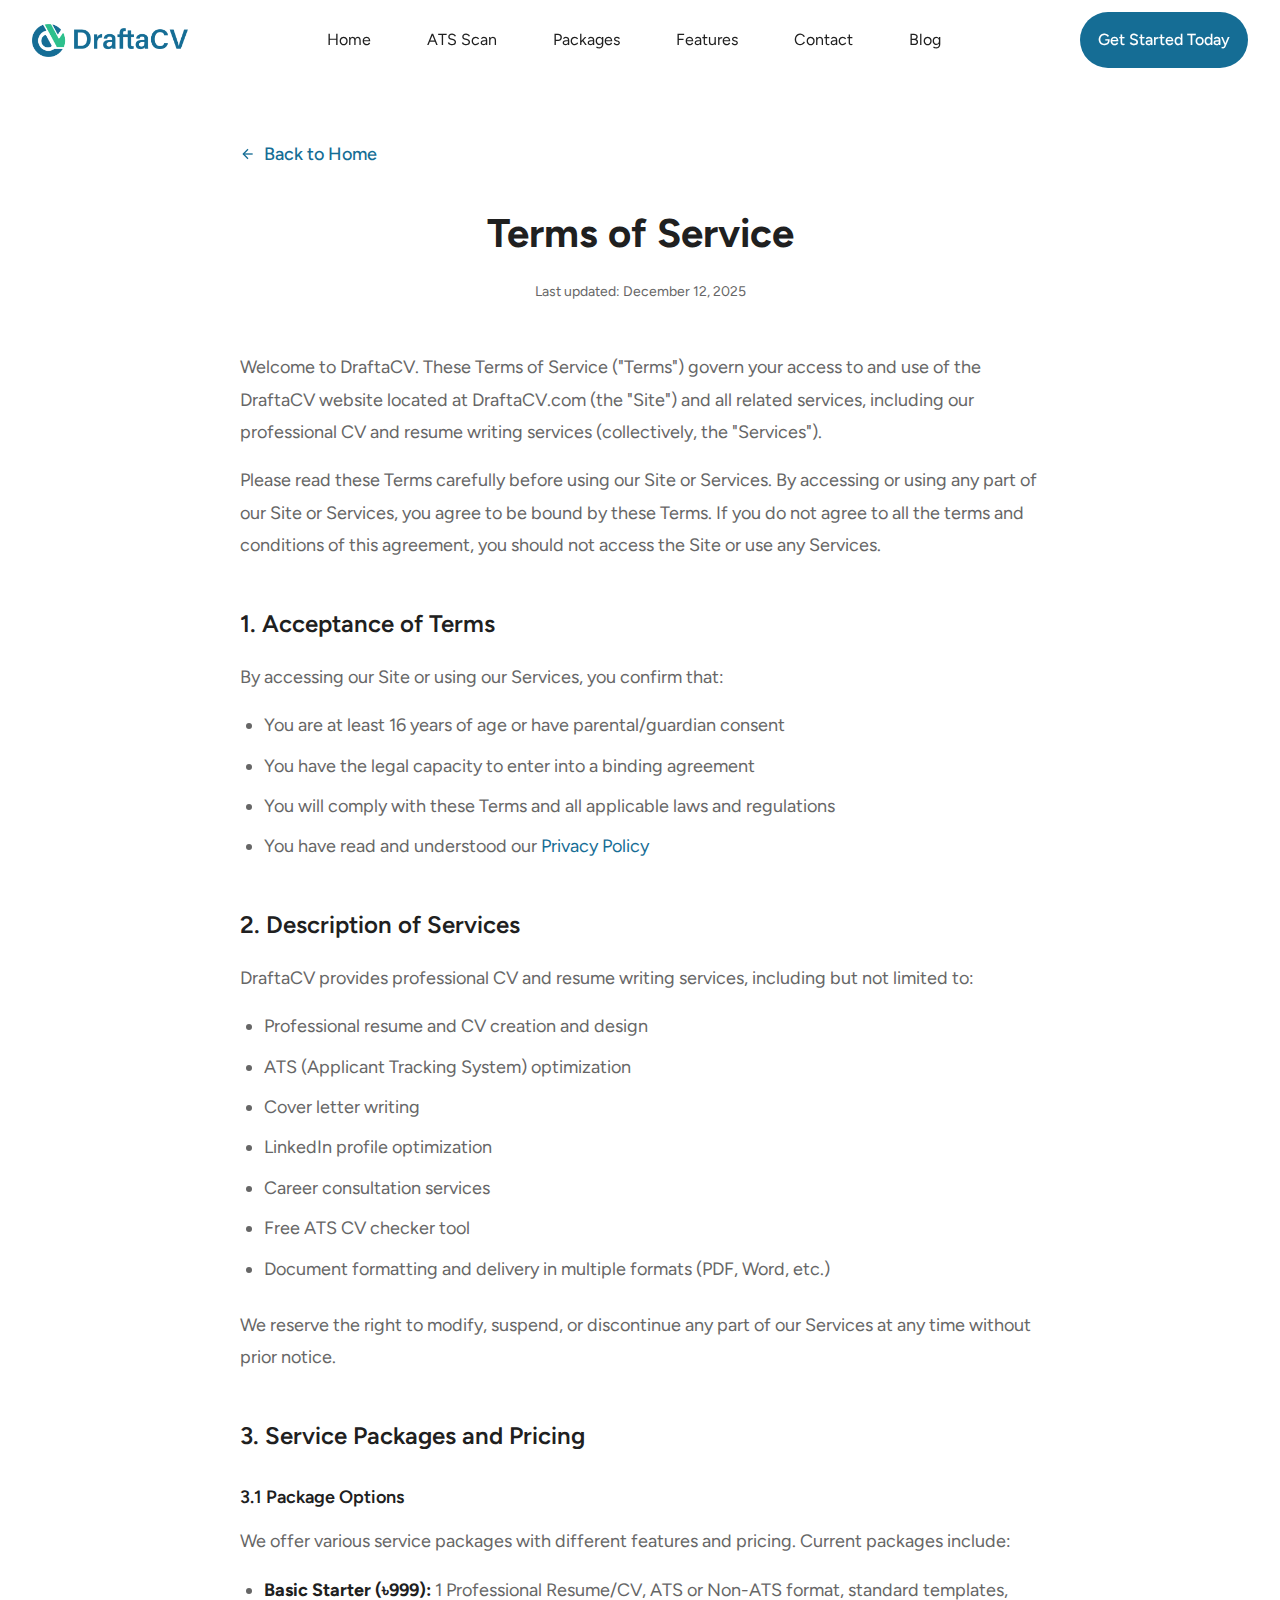
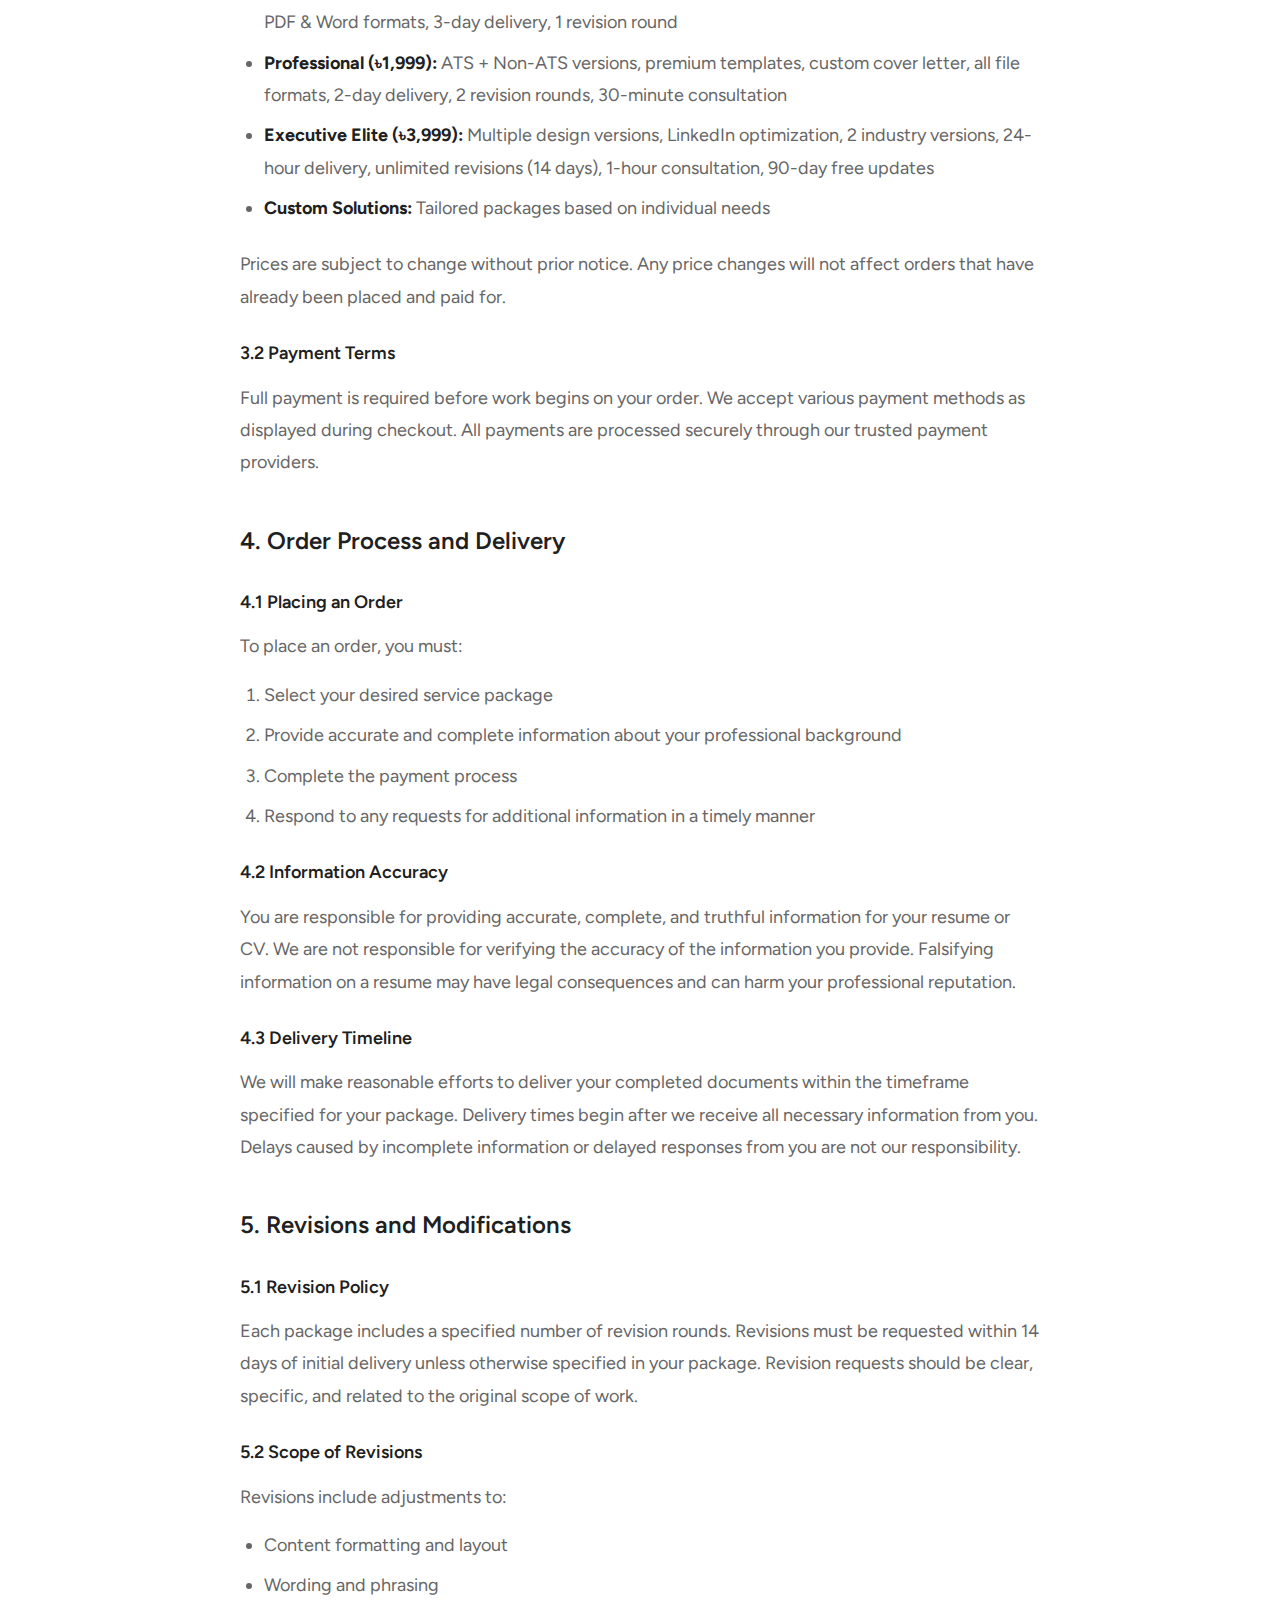
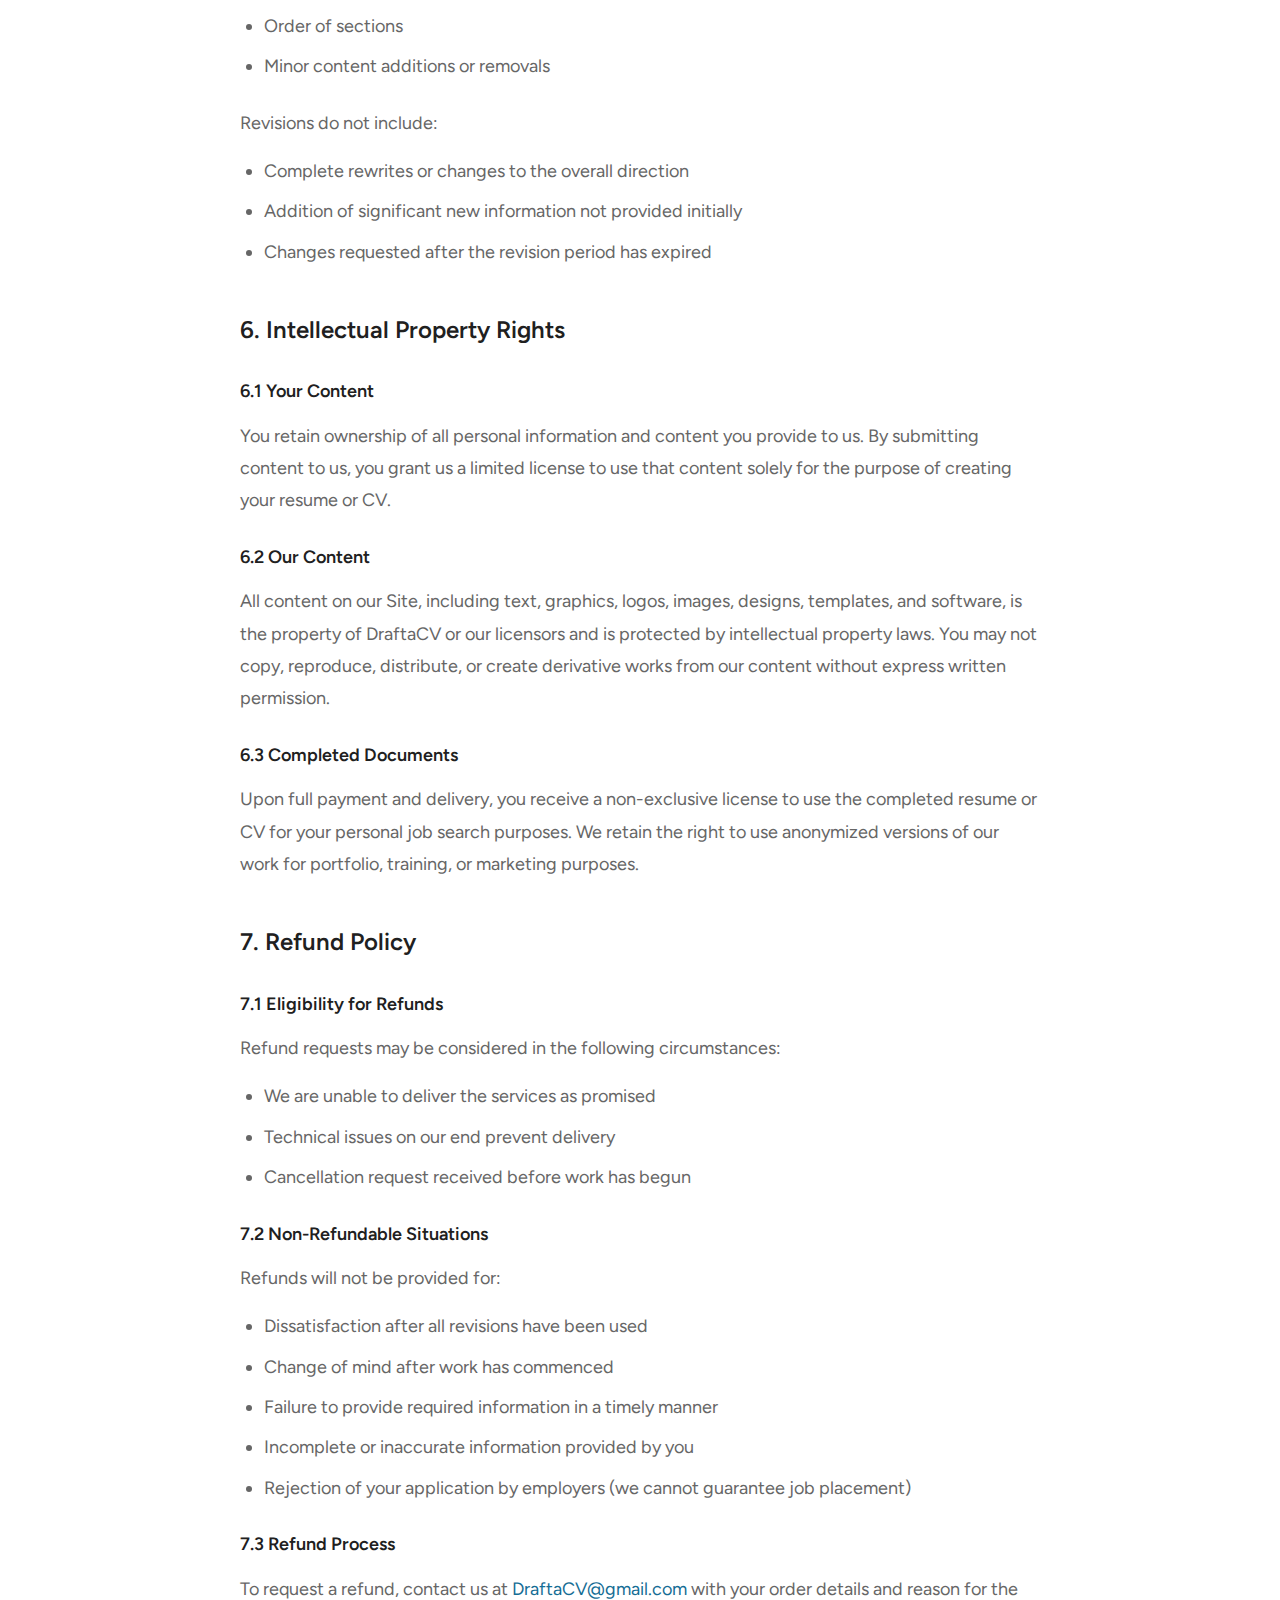
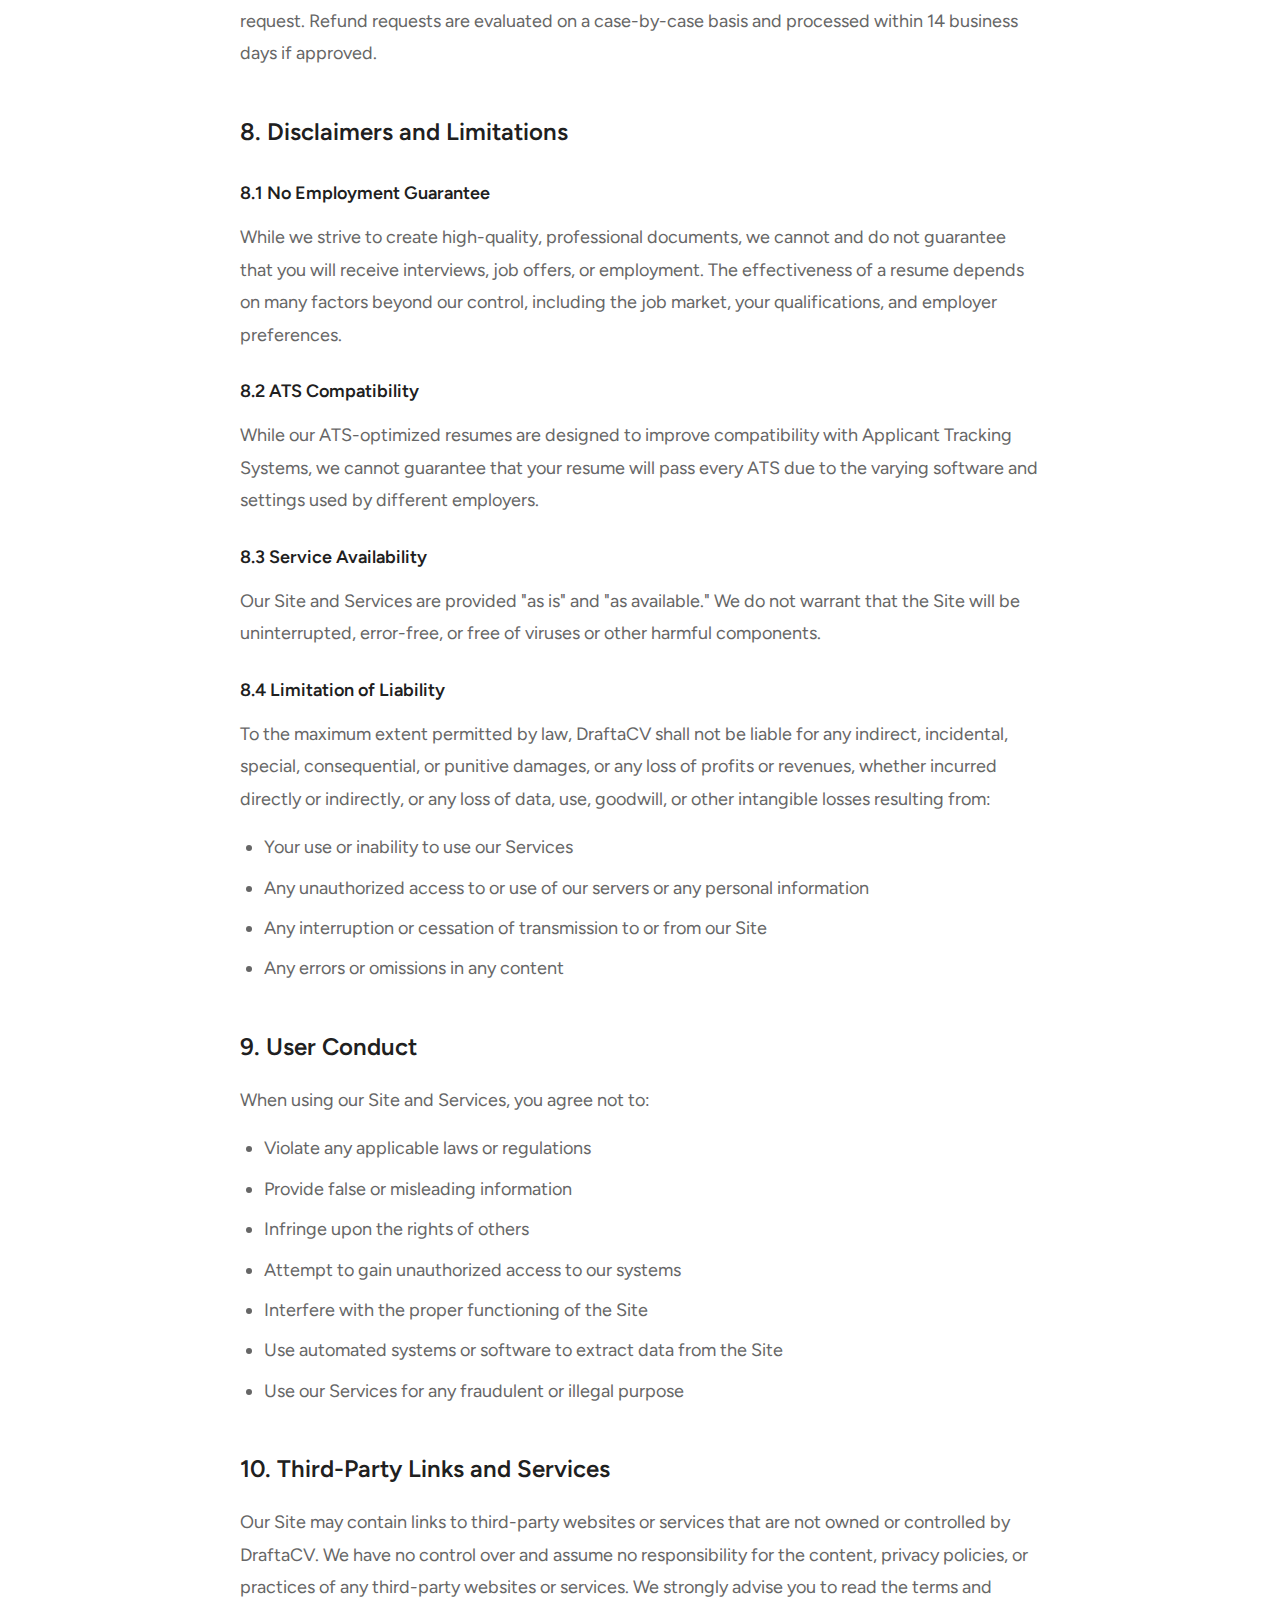
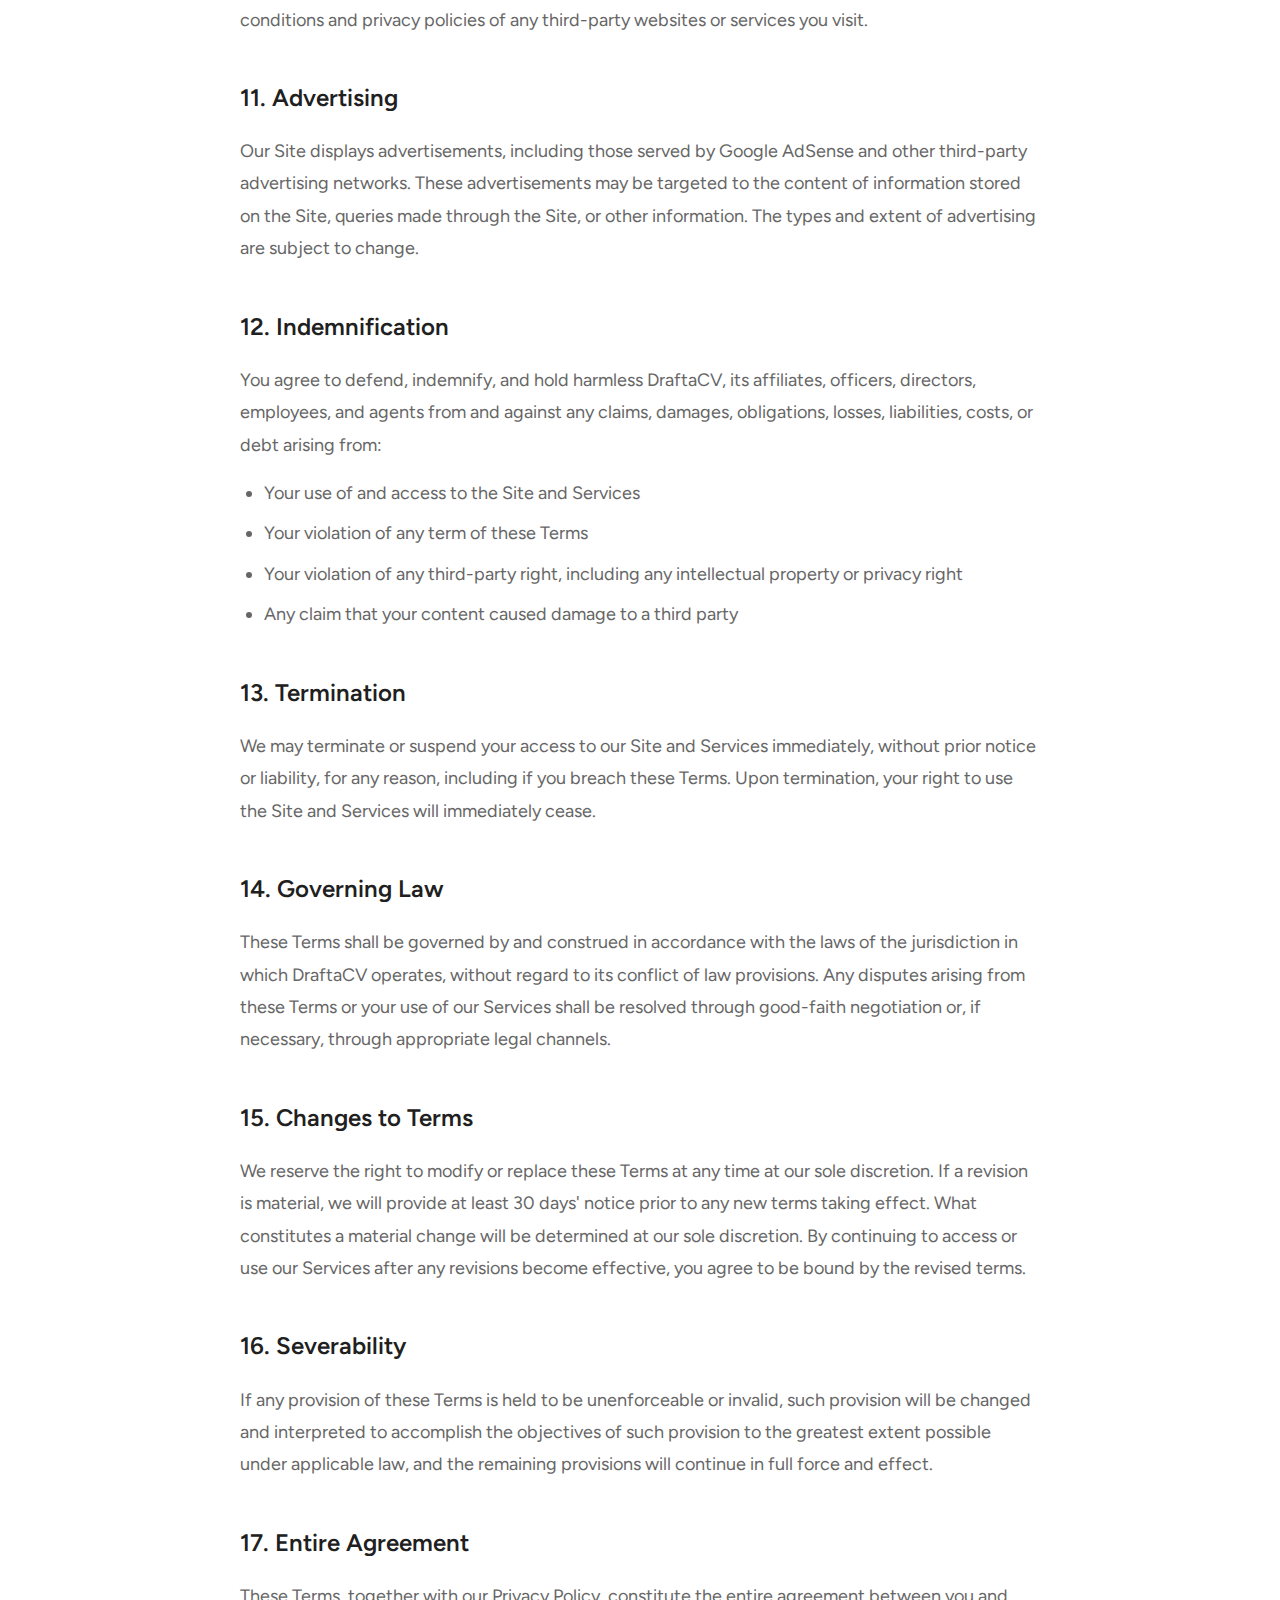
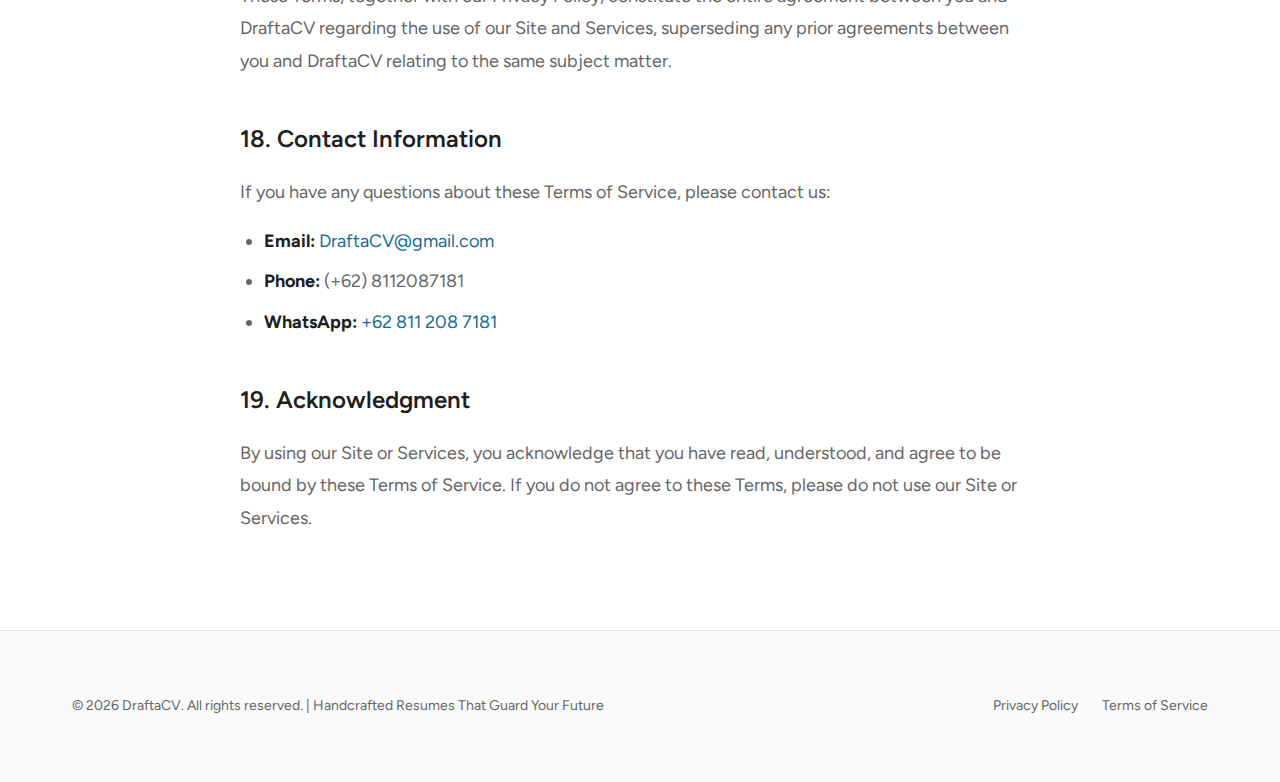
<file: terms-of-service.html>
<!DOCTYPE html>
<html lang="en">
<head>
  <meta charset="UTF-8">
  <meta name="viewport" content="width=device-width, initial-scale=1.0">
  <title>Terms of Service - DraftaCV</title>
  <link rel="icon" type="image/png" href="images/Asset 6 (2).png">
  <link rel="shortcut icon" type="image/png" href="images/Asset 6 (2).png">
  <meta name="description" content="Terms of Service for DraftaCV - Professional CV & Resume Builder. Read our terms and conditions for using our services.">
  <link rel="preconnect" href="https://fonts.googleapis.com">
  <link rel="preconnect" href="https://fonts.gstatic.com" crossorigin>
  <link href="https://fonts.googleapis.com/css2?family=Figtree:wght@300;400;500;600;700;800&family=Geist+Mono:wght@400;500&display=swap" rel="stylesheet">
  <link rel="stylesheet" href="css/styles.css">
</head>
<body>
  <!-- Navigation -->
  <nav class="navbar" id="navbar">
    <div class="nav-container">
          <a href="index.html#home" class="nav-logo">
      <img src="images/Asset 6.png" alt="DraftaCV Logo" class="logo-image">
    </a>
      
      <div class="nav-links" id="navLinks">
        <a href="index.html#home" class="nav-link">Home</a>
        <a href="cv-checker.html" class="nav-link">ATS Scan</a>
        <a href="index.html#packages" class="nav-link">Packages</a>
        <a href="index.html#features" class="nav-link">Features</a>
        <a href="index.html#contact" class="nav-link">Contact</a>
        <a href="blog.html" class="nav-link">Blog</a>
      </div>
      
      <a href="index.html#packages" class="nav-cta">Get Started Today</a>
      
      <button class="mobile-menu-btn" id="mobileMenuBtn" aria-label="Toggle menu">
        <span class="hamburger"></span>
      </button>
    </div>
    
    <!-- Mobile Menu -->
    <div class="mobile-menu" id="mobileMenu">
      <a href="index.html#home" class="mobile-link">Home</a>
      <a href="cv-checker.html" class="mobile-link">ATS Scan</a>
      <a href="index.html#packages" class="mobile-link">Packages</a>
      <a href="index.html#features" class="mobile-link">Features</a>
      <a href="index.html#contact" class="mobile-link">Contact</a>
      <a href="blog.html" class="mobile-link">Blog</a>
      <a href="index.html#packages" class="mobile-cta">Get Started Today</a>
    </div>
  </nav>

  <!-- Terms of Service Content -->
  <main class="legal-page">
    <div class="legal-container">
      <a href="index.html" class="legal-back">
        <svg width="16" height="16" viewBox="0 0 24 24" fill="none" stroke="currentColor" stroke-width="2">
          <path d="M19 12H5"/><path d="m12 19-7-7 7-7"/>
        </svg>
        Back to Home
      </a>
      
      <div class="legal-header">
        <h1 class="legal-title">Terms of Service</h1>
        <p class="legal-updated">Last updated: December 12, 2025</p>
      </div>
      
      <div class="legal-content">
        <p>Welcome to DraftaCV. These Terms of Service ("Terms") govern your access to and use of the DraftaCV website located at DraftaCV.com (the "Site") and all related services, including our professional CV and resume writing services (collectively, the "Services").</p>
        
        <p>Please read these Terms carefully before using our Site or Services. By accessing or using any part of our Site or Services, you agree to be bound by these Terms. If you do not agree to all the terms and conditions of this agreement, you should not access the Site or use any Services.</p>

        <h2>1. Acceptance of Terms</h2>
        <p>By accessing our Site or using our Services, you confirm that:</p>
        <ul>
          <li>You are at least 16 years of age or have parental/guardian consent</li>
          <li>You have the legal capacity to enter into a binding agreement</li>
          <li>You will comply with these Terms and all applicable laws and regulations</li>
          <li>You have read and understood our <a href="privacy-policy.html">Privacy Policy</a></li>
        </ul>

        <h2>2. Description of Services</h2>
        <p>DraftaCV provides professional CV and resume writing services, including but not limited to:</p>
        <ul>
          <li>Professional resume and CV creation and design</li>
          <li>ATS (Applicant Tracking System) optimization</li>
          <li>Cover letter writing</li>
          <li>LinkedIn profile optimization</li>
          <li>Career consultation services</li>
          <li>Free ATS CV checker tool</li>
          <li>Document formatting and delivery in multiple formats (PDF, Word, etc.)</li>
        </ul>
        <p>We reserve the right to modify, suspend, or discontinue any part of our Services at any time without prior notice.</p>

        <h2>3. Service Packages and Pricing</h2>
        
        <h3>3.1 Package Options</h3>
        <p>We offer various service packages with different features and pricing. Current packages include:</p>
        <ul>
          <li><strong>Basic Starter (৳999):</strong> 1 Professional Resume/CV, ATS or Non-ATS format, standard templates, PDF & Word formats, 3-day delivery, 1 revision round</li>
          <li><strong>Professional (৳1,999):</strong> ATS + Non-ATS versions, premium templates, custom cover letter, all file formats, 2-day delivery, 2 revision rounds, 30-minute consultation</li>
          <li><strong>Executive Elite (৳3,999):</strong> Multiple design versions, LinkedIn optimization, 2 industry versions, 24-hour delivery, unlimited revisions (14 days), 1-hour consultation, 90-day free updates</li>
          <li><strong>Custom Solutions:</strong> Tailored packages based on individual needs</li>
        </ul>
        <p>Prices are subject to change without prior notice. Any price changes will not affect orders that have already been placed and paid for.</p>

        <h3>3.2 Payment Terms</h3>
        <p>Full payment is required before work begins on your order. We accept various payment methods as displayed during checkout. All payments are processed securely through our trusted payment providers.</p>

        <h2>4. Order Process and Delivery</h2>
        
        <h3>4.1 Placing an Order</h3>
        <p>To place an order, you must:</p>
        <ol>
          <li>Select your desired service package</li>
          <li>Provide accurate and complete information about your professional background</li>
          <li>Complete the payment process</li>
          <li>Respond to any requests for additional information in a timely manner</li>
        </ol>

        <h3>4.2 Information Accuracy</h3>
        <p>You are responsible for providing accurate, complete, and truthful information for your resume or CV. We are not responsible for verifying the accuracy of the information you provide. Falsifying information on a resume may have legal consequences and can harm your professional reputation.</p>

        <h3>4.3 Delivery Timeline</h3>
        <p>We will make reasonable efforts to deliver your completed documents within the timeframe specified for your package. Delivery times begin after we receive all necessary information from you. Delays caused by incomplete information or delayed responses from you are not our responsibility.</p>

        <h2>5. Revisions and Modifications</h2>
        
        <h3>5.1 Revision Policy</h3>
        <p>Each package includes a specified number of revision rounds. Revisions must be requested within 14 days of initial delivery unless otherwise specified in your package. Revision requests should be clear, specific, and related to the original scope of work.</p>

        <h3>5.2 Scope of Revisions</h3>
        <p>Revisions include adjustments to:</p>
        <ul>
          <li>Content formatting and layout</li>
          <li>Wording and phrasing</li>
          <li>Order of sections</li>
          <li>Minor content additions or removals</li>
        </ul>
        <p>Revisions do not include:</p>
        <ul>
          <li>Complete rewrites or changes to the overall direction</li>
          <li>Addition of significant new information not provided initially</li>
          <li>Changes requested after the revision period has expired</li>
        </ul>

        <h2>6. Intellectual Property Rights</h2>
        
        <h3>6.1 Your Content</h3>
        <p>You retain ownership of all personal information and content you provide to us. By submitting content to us, you grant us a limited license to use that content solely for the purpose of creating your resume or CV.</p>

        <h3>6.2 Our Content</h3>
        <p>All content on our Site, including text, graphics, logos, images, designs, templates, and software, is the property of DraftaCV or our licensors and is protected by intellectual property laws. You may not copy, reproduce, distribute, or create derivative works from our content without express written permission.</p>

        <h3>6.3 Completed Documents</h3>
        <p>Upon full payment and delivery, you receive a non-exclusive license to use the completed resume or CV for your personal job search purposes. We retain the right to use anonymized versions of our work for portfolio, training, or marketing purposes.</p>

        <h2>7. Refund Policy</h2>
        
        <h3>7.1 Eligibility for Refunds</h3>
        <p>Refund requests may be considered in the following circumstances:</p>
        <ul>
          <li>We are unable to deliver the services as promised</li>
          <li>Technical issues on our end prevent delivery</li>
          <li>Cancellation request received before work has begun</li>
        </ul>

        <h3>7.2 Non-Refundable Situations</h3>
        <p>Refunds will not be provided for:</p>
        <ul>
          <li>Dissatisfaction after all revisions have been used</li>
          <li>Change of mind after work has commenced</li>
          <li>Failure to provide required information in a timely manner</li>
          <li>Incomplete or inaccurate information provided by you</li>
          <li>Rejection of your application by employers (we cannot guarantee job placement)</li>
        </ul>

        <h3>7.3 Refund Process</h3>
        <p>To request a refund, contact us at <a href="mailto:draftacv@gmail.com">DraftaCV@gmail.com</a> with your order details and reason for the request. Refund requests are evaluated on a case-by-case basis and processed within 14 business days if approved.</p>

        <h2>8. Disclaimers and Limitations</h2>
        
        <h3>8.1 No Employment Guarantee</h3>
        <p>While we strive to create high-quality, professional documents, we cannot and do not guarantee that you will receive interviews, job offers, or employment. The effectiveness of a resume depends on many factors beyond our control, including the job market, your qualifications, and employer preferences.</p>

        <h3>8.2 ATS Compatibility</h3>
        <p>While our ATS-optimized resumes are designed to improve compatibility with Applicant Tracking Systems, we cannot guarantee that your resume will pass every ATS due to the varying software and settings used by different employers.</p>

        <h3>8.3 Service Availability</h3>
        <p>Our Site and Services are provided "as is" and "as available." We do not warrant that the Site will be uninterrupted, error-free, or free of viruses or other harmful components.</p>

        <h3>8.4 Limitation of Liability</h3>
        <p>To the maximum extent permitted by law, DraftaCV shall not be liable for any indirect, incidental, special, consequential, or punitive damages, or any loss of profits or revenues, whether incurred directly or indirectly, or any loss of data, use, goodwill, or other intangible losses resulting from:</p>
        <ul>
          <li>Your use or inability to use our Services</li>
          <li>Any unauthorized access to or use of our servers or any personal information</li>
          <li>Any interruption or cessation of transmission to or from our Site</li>
          <li>Any errors or omissions in any content</li>
        </ul>

        <h2>9. User Conduct</h2>
        <p>When using our Site and Services, you agree not to:</p>
        <ul>
          <li>Violate any applicable laws or regulations</li>
          <li>Provide false or misleading information</li>
          <li>Infringe upon the rights of others</li>
          <li>Attempt to gain unauthorized access to our systems</li>
          <li>Interfere with the proper functioning of the Site</li>
          <li>Use automated systems or software to extract data from the Site</li>
          <li>Use our Services for any fraudulent or illegal purpose</li>
        </ul>

        <h2>10. Third-Party Links and Services</h2>
        <p>Our Site may contain links to third-party websites or services that are not owned or controlled by DraftaCV. We have no control over and assume no responsibility for the content, privacy policies, or practices of any third-party websites or services. We strongly advise you to read the terms and conditions and privacy policies of any third-party websites or services you visit.</p>

        <h2>11. Advertising</h2>
        <p>Our Site displays advertisements, including those served by Google AdSense and other third-party advertising networks. These advertisements may be targeted to the content of information stored on the Site, queries made through the Site, or other information. The types and extent of advertising are subject to change.</p>

        <h2>12. Indemnification</h2>
        <p>You agree to defend, indemnify, and hold harmless DraftaCV, its affiliates, officers, directors, employees, and agents from and against any claims, damages, obligations, losses, liabilities, costs, or debt arising from:</p>
        <ul>
          <li>Your use of and access to the Site and Services</li>
          <li>Your violation of any term of these Terms</li>
          <li>Your violation of any third-party right, including any intellectual property or privacy right</li>
          <li>Any claim that your content caused damage to a third party</li>
        </ul>

        <h2>13. Termination</h2>
        <p>We may terminate or suspend your access to our Site and Services immediately, without prior notice or liability, for any reason, including if you breach these Terms. Upon termination, your right to use the Site and Services will immediately cease.</p>

        <h2>14. Governing Law</h2>
        <p>These Terms shall be governed by and construed in accordance with the laws of the jurisdiction in which DraftaCV operates, without regard to its conflict of law provisions. Any disputes arising from these Terms or your use of our Services shall be resolved through good-faith negotiation or, if necessary, through appropriate legal channels.</p>

        <h2>15. Changes to Terms</h2>
        <p>We reserve the right to modify or replace these Terms at any time at our sole discretion. If a revision is material, we will provide at least 30 days' notice prior to any new terms taking effect. What constitutes a material change will be determined at our sole discretion. By continuing to access or use our Services after any revisions become effective, you agree to be bound by the revised terms.</p>

        <h2>16. Severability</h2>
        <p>If any provision of these Terms is held to be unenforceable or invalid, such provision will be changed and interpreted to accomplish the objectives of such provision to the greatest extent possible under applicable law, and the remaining provisions will continue in full force and effect.</p>

        <h2>17. Entire Agreement</h2>
        <p>These Terms, together with our Privacy Policy, constitute the entire agreement between you and DraftaCV regarding the use of our Site and Services, superseding any prior agreements between you and DraftaCV relating to the same subject matter.</p>

        <h2>18. Contact Information</h2>
        <p>If you have any questions about these Terms of Service, please contact us:</p>
        <ul>
          <li><strong>Email:</strong> <a href="mailto:draftacv@gmail.com">DraftaCV@gmail.com</a></li>
          <li><strong>Phone:</strong> (+62) 8112087181</li>
          <li><strong>WhatsApp:</strong> <a href="https://wa.me/628112087181" target="_blank" rel="noopener noreferrer">+62 811 208 7181</a></li>
        </ul>

        <h2>19. Acknowledgment</h2>
        <p>By using our Site or Services, you acknowledge that you have read, understood, and agree to be bound by these Terms of Service. If you do not agree to these Terms, please do not use our Site or Services.</p>
      </div>
    </div>
  </main>

  <!-- Footer -->
  <footer class="footer">
    <div class="footer-container">
      <div class="footer-bottom" style="border-top: none; padding-top: 0;">
        <p class="copyright">© <span id="year"></span> DraftaCV. All rights reserved. | Handcrafted Resumes That Guard Your Future</p>

          <script>
          document.getElementById('year').textContent = new Date().getFullYear();
          </script>
          
        <div class="footer-legal">
          <a href="privacy-policy.html">Privacy Policy</a>
          <a href="terms-of-service.html">Terms of Service</a>
        </div>
      </div>
    </div>
  </footer>

  <script src="js/script.js"></script>
</body>
</html>
</file>
<file: css/toggle.css>
/* Country Toggle Styles */

/* Container for country toggle in footer */
.country-toggle-container {
  display: flex;
  align-items: center;
  gap: 0.5rem;
}

/* Country labels */
.country-label {
  font-size: 0.875rem;
  color: var(--text-muted);
  transition: color 0.2s ease;
  cursor: pointer;
  user-select: none;
}

.country-label.active {
  color: var(--text-dark);
  font-weight: 500;
}

/* Toggle switch wrapper */
.toggle-switch {
  position: relative;
  display: inline-block;
  width: 40px;
  height: 22px;
}

/* Hide default checkbox */
.toggle-switch input {
  opacity: 0;
  width: 0;
  height: 0;
}

/* Toggle track/background */
.toggle-slider {
  position: absolute;
  cursor: pointer;
  top: 0;
  left: 0;
  right: 0;
  bottom: 0;
  background-color: #2dc18b;
  transition: all 0.3s ease;
  border-radius: 22px;
}

/* Toggle knob/circle */
.toggle-slider::before {
  position: absolute;
  content: "";
  height: 16px;
  width: 16px;
  left: 3px;
  bottom: 3px;
  background-color: white;
  transition: all 0.3s ease;
  border-radius: 50%;
  box-shadow: 0 1px 3px #156d9533;
}

/* Checked state - move knob to right */
.toggle-switch input:checked + .toggle-slider {
  background-color: var(--primary);
}

.toggle-switch input:checked + .toggle-slider::before {
  transform: translateX(18px);
}

/* Focus state for accessibility */
.toggle-switch input:focus + .toggle-slider {
  box-shadow: 0 0 0 2px #156d9533;
}

/* Hover state */
.toggle-switch:hover .toggle-slider {
  background-color: #d0d0d0;
}

.toggle-switch:hover input:checked + .toggle-slider {
  background-color: var(--primary-hover);
}

/* Footer legal section with toggle */
.footer-legal {
  display: flex;
  align-items: center;
  gap: 1.5rem;
}

.footer-legal-divider {
  width: 1px;
  height: 16px;
  background-color: var(--border-color);
}

/* Responsive adjustments */
@media (max-width: 768px) {
  .footer-bottom {
    flex-direction: column;
    gap: 1rem;
  }
  
  .footer-legal {
    flex-wrap: wrap;
    justify-content: center;
    gap: 1rem;
  }
  
  .country-toggle-container {
    order: -1;
    margin-bottom: 0.5rem;
  }
}

/* Small toggle variant for compact spaces */
.toggle-switch.small {
  width: 34px;
  height: 18px;
}

.toggle-switch.small .toggle-slider::before {
  height: 12px;
  width: 12px;
  left: 3px;
  bottom: 3px;
}

.toggle-switch.small input:checked + .toggle-slider::before {
  transform: translateX(16px);
}
</file>
<file: css/form-styles.css>
/* Form Page Specific Styles */

.nav-logo {
  display: flex;
  align-items: center;
  gap: 8px;
  pointer-events: auto;
  cursor: pointer;
}

.logo-image {
  height: 33px; /* Reduced from 40px */
  width: auto;
}

.form-section {
  padding: 8rem 2rem 4rem;
  min-height: 100vh;
  background: linear-gradient(to bottom, var(--bg-light), var(--bg-white));
}

.form-container {
  max-width: 900px;
  margin: 0 auto;
}

.form-header {
  text-align: center;
  margin-bottom: 3rem;
}

.back-link {
  display: inline-flex;
  align-items: center;
  gap: 0.5rem;
  color: var(--text-muted);
  text-decoration: none;
  font-size: 0.875rem;
  margin-bottom: 1.5rem;
  transition: color 0.2s;
}

.back-link:hover {
  color: var(--primary);
}

/* Only affects mobile devices (768px and below) */
@media (max-width: 768px) {
  .back-link {
    margin-top: 1.5rem; /* Pushes down ONLY on mobile */
  }
}

.form-title {
  font-size: 2.5rem;
  font-weight: 500;
  color: var(--text-dark);
  margin-bottom: 1rem;
  letter-spacing: -0.025em;
}

.selected-package-display {
  display: inline-flex;
  align-items: center;
  gap: 0.75rem;
  background: rgba(21, 109, 149, 0.08);
  padding: 0.75rem 1.5rem;
  border-radius: 9999px;
  margin-bottom: 1rem;
  font-size: 0.9375rem;
}

.selected-package-display span:first-child {
  color: var(--text-muted);
}

.package-name {
  font-weight: 600;
  color: var(--primary);
}

.package-price {
  color: var(--text-dark);
  font-weight: 500;
}

.form-subtitle {
  font-size: 1.125rem;
  color: var(--text-muted);
  max-width: 600px;
  margin: 0 auto;
  line-height: 1.6;
}

.required-star {
  color: #e53e3e;
}

/* Form Sections */
.form-section-group {
  background: var(--bg-white);
  border-radius: 1rem;
  padding: 2rem;
  margin-bottom: 1.5rem;
  border: 1px solid var(--border-color);
  box-shadow: 0 1px 3px rgba(0, 0, 0, 0.05);
}

.section-header {
  display: flex;
  align-items: center;
  gap: 1rem;
  margin-bottom: 1.5rem;
  padding-bottom: 1rem;
  border-bottom: 1px solid var(--border-color);
}

.section-icon {
  width: 44px;
  height: 44px;
  border-radius: 12px;
  background: rgba(21, 109, 149, 0.1);
  color: var(--primary);
  display: flex;
  align-items: center;
  justify-content: center;
}

.section-icon svg {
  width: 22px;
  height: 22px;
}

.section-title {
  font-size: 1.25rem;
  font-weight: 500;
  color: var(--text-dark);
}

/* Form Grid */
.form-grid {
  display: grid;
  grid-template-columns: repeat(2, 1fr);
  gap: 1.25rem;
}

.form-group {
  display: flex;
  flex-direction: column;
  gap: 0.5rem;
}

.form-group.full-width {
  grid-column: 1 / -1;
}

.form-group label {
  font-size: 0.9375rem;
  font-weight: 500;
  color: var(--text-dark);
}

.form-group input,
.form-group textarea,
.form-group select {
  padding: 0.875rem 1rem;
  border: 1px solid var(--border-color);
  border-radius: 0.5rem;
  font-size: 1rem;
  font-family: inherit;
  background: var(--bg-white);
  transition: all 0.2s;
  color: var(--text-dark);
}

.form-group input:focus,
.form-group textarea:focus,
.form-group select:focus {
  outline: none;
  border-color: var(--primary);
  box-shadow: 0 0 0 3px rgba(21, 109, 149, 0.1);
}

.form-group input::placeholder,
.form-group textarea::placeholder {
  color: var(--text-light);
}

.form-group textarea {
  resize: vertical;
  min-height: 100px;
}

.field-hint {
  font-size: 0.8125rem;
  color: var(--text-light);
}
/* Job Application Fields - Hidden by default */
.job-application-fields {
  display: none;
  margin-top: 1.5rem;
  padding-top: 1.5rem;
  border-top: 1px solid var(--border-color);
}

/* File Upload */
.file-upload-wrapper {
  position: relative;
}

.file-upload-wrapper input[type="file"] {
  position: absolute;
  width: 100%;
  height: 100%;
  top: 0;
  left: 0;
  opacity: 0;
  cursor: pointer;
  z-index: 2;
}

.file-upload-display {
  display: flex;
  flex-direction: column;
  align-items: center;
  justify-content: center;
  padding: 2rem;
  border: 2px dashed var(--border-color);
  border-radius: 0.75rem;
  background: var(--bg-light);
  transition: all 0.2s;
  text-align: center;
  gap: 0.5rem;
}

.file-upload-display svg {
  color: var(--text-light);
}

.file-upload-display span {
  color: var(--text-muted);
  font-size: 0.9375rem;
}

.file-upload-display .file-hint {
  font-size: 0.8125rem;
  color: var(--text-light);
}

.file-upload-wrapper:hover .file-upload-display {
  border-color: var(--primary);
  background: rgba(21, 109, 149, 0.03);
}

.file-upload-wrapper.large .file-upload-display {
  padding: 3rem;
}

/* Entry Styles (for repeated sections) */
.experience-entry,
.education-entry,
.certification-entry,
.reference-entry {
  padding: 1.5rem;
  background: var(--bg-light);
  border-radius: 0.75rem;
  margin-bottom: 1rem;
  border: 1px solid transparent;
  transition: border-color 0.2s;
}

.experience-entry:hover,
.education-entry:hover,
.certification-entry:hover,
.reference-entry:hover {
  border-color: var(--border-color);
}

.entry-header {
  display: flex;
  align-items: center;
  justify-content: space-between;
  margin-bottom: 1rem;
}

.entry-number {
  font-size: 0.875rem;
  font-weight: 600;
  color: var(--primary);
  text-transform: uppercase;
  letter-spacing: 0.025em;
}

.remove-entry-btn {
  display: flex;
  align-items: center;
  gap: 0.5rem;
  padding: 0.5rem 0.75rem;
  background: none;
  border: 1px solid #e53e3e;
  border-radius: 0.5rem;
  color: #e53e3e;
  font-size: 0.8125rem;
  cursor: pointer;
  transition: all 0.2s;
}

.remove-entry-btn:hover {
  background: #e53e3e;
  color: white;
}

/* Add Entry Button */
.add-entry-btn {
  display: flex;
  align-items: center;
  justify-content: center;
  gap: 0.5rem;
  width: 100%;
  padding: 1rem;
  background: none;
  border: 2px dashed var(--border-color);
  border-radius: 0.75rem;
  color: var(--text-muted);
  font-size: 0.9375rem;
  font-weight: 500;
  cursor: pointer;
  transition: all 0.2s;
}

.add-entry-btn:hover {
  border-color: var(--primary);
  color: var(--primary);
  background: rgba(21, 109, 149, 0.03);
}

/* Date with Checkbox */
.date-with-checkbox {
  display: flex;
  flex-direction: column;
  gap: 0.5rem;
}

.date-with-checkbox input[type="month"] {
  padding: 0.875rem 1rem;
  border: 1px solid var(--border-color);
  border-radius: 0.5rem;
  font-size: 1rem;
  font-family: inherit;
  background: var(--bg-white);
  transition: all 0.2s;
  color: var(--text-dark);
}

.checkbox-label {
  display: flex;
  align-items: center;
  gap: 0.5rem;
  font-size: 0.875rem;
  color: var(--text-muted);
  cursor: pointer;
}

.checkbox-label input[type="checkbox"] {
  width: 16px;
  height: 16px;
  accent-color: var(--primary);
}

/* Radio Group */
.existing-cv-section {
  padding: 1.5rem;
  background: var(--bg-light);
  border-radius: 0.75rem;
}

.cv-question p {
  font-size: 1rem;
  color: var(--text-dark);
  margin-bottom: 1rem;
}

.radio-group {
  display: flex;
  gap: 2rem;
}

.radio-label {
  display: flex;
  align-items: center;
  gap: 0.75rem;
  cursor: pointer;
  font-size: 0.9375rem;
  color: var(--text-dark);
}

.radio-label input[type="radio"] {
  width: 18px;
  height: 18px;
  accent-color: var(--primary);
}

.radio-custom {
  display: none;
}

.cv-upload-section {
  margin-top: 1.5rem;
  padding-top: 1.5rem;
  border-top: 1px solid var(--border-color);
}

.cv-upload-section label {
  display: block;
  font-size: 0.9375rem;
  font-weight: 500;
  color: var(--text-dark);
  margin-bottom: 0.75rem;
}

/* Submit Section */
.form-submit-section {
  text-align: center;
  padding: 2rem;
  background: var(--bg-white);
  border-radius: 1rem;
  border: 1px solid var(--border-color);
}

.submit-info {
  margin-bottom: 1.5rem;
}

.submit-info p {
  font-size: 0.875rem;
  color: var(--text-muted);
  margin-bottom: 0.5rem;
}

.submit-info a {
  color: var(--primary);
  text-decoration: none;
}

.submit-info a:hover {
  text-decoration: underline;
}

.package-reminder {
  font-size: 1rem !important;
  color: var(--text-dark) !important;
  margin-top: 1rem !important;
}

.submit-btn {
  display: inline-flex;
  align-items: center;
  justify-content: center;
  gap: 0.75rem;
  padding: 1rem 2.5rem;
  background: var(--primary);
  color: white;
  border: none;
  border-radius: 9999px;
  font-size: 1.125rem;
  font-weight: 500;
  cursor: pointer;
  transition: all 0.2s;
}

.submit-btn:hover {
  background: var(--primary-hover);
  border-radius: 1rem;
  box-shadow: 0 4px 12px rgba(21, 109, 149, 0.3);
}

/* Modal */
.modal {
  display: none;
  position: fixed;
  top: 0;
  left: 0;
  right: 0;
  bottom: 0;
  background: rgba(0, 0, 0, 0.5);
  backdrop-filter: blur(4px);
  z-index: 2000;
  align-items: center;
  justify-content: center;
  padding: 2rem;
}

.modal.active {
  display: flex;
}

.modal-content {
  background: var(--bg-white);
  border-radius: 1.25rem;
  padding: 2rem 2.5rem;
  max-width: 420px;
  width: 100%;
  text-align: center;
  animation: slideUp 0.3s ease-out;
}

.modal-icon {
  width: 60px;
  height: 60px;
  border-radius: 50%;
  display: flex;
  align-items: center;
  justify-content: center;
  margin: 0 auto 1rem;
}

.modal-icon svg {
  width: 36px;
  height: 36px;
}

.modal-icon.success {
  background: rgba(72, 187, 120, 0.1);
  color: #48bb78;
}

.modal-content h2 {
  font-size: 1.5rem;
  font-weight: 500;
  color: var(--text-dark);
  margin-bottom: 0.75rem;
}

.modal-content p {
  font-size: 0.9375rem;
  color: var(--text-muted);
  line-height: 1.5;
  margin-bottom: 0.375rem;
}

.modal-package {
  margin-top: 0.75rem !important;
  color: var(--text-dark) !important;
}

.modal-btn {
  display: inline-flex;
  align-items: center;
  justify-content: center;
  padding: 0.75rem 1.5rem;
  background: var(--primary);
  color: white;
  border: none;
  border-radius: 9999px;
  font-size: 0.9375rem;
  font-weight: 500;
  cursor: pointer;
  transition: all 0.2s;
  margin-top: 0;
  width: 100%;
}

.modal-btn:hover {
  background: var(--primary-hover);
  border-radius: 1rem;
}

.modal-invoice {
  margin-top: 0.375rem !important;
  color: var(--text-muted) !important;
  font-size: 0.875rem;
}

.modal-invoice strong {
  color: var(--primary);
  font-family: 'Geist Mono', monospace;
  font-weight: 500;
}

.modal-buttons {
  display: flex;
  flex-direction: column;
  gap: 0.5rem;
  margin-top: 1rem;
  width: 100%;
}

/*Made by MD Touhidul Islam Kanon*/
/* Primary Button - Filled (like "Get Started Today") */
.modal-btn-primary {
  background: var(--primary);
  color: white;
  border: none;
}

.modal-btn-primary:hover {
  background: var(--primary-hover);
  border-radius: 1rem;
  box-shadow: 0 4px 12px rgba(21, 109, 149, 0.3);
}

/* Outline Button (like "Check Your ATS Score") */
.modal-btn-outline {
  background: white;
  color: var(--text-dark);
  border: 1px solid var(--border-color);
}

.modal-btn-outline:hover {
  background: var(--bg-light);
  border-color: var(--primary);
  color: var(--primary);
  border-radius: 1rem;
}

/* Responsive */
@media (max-width: 768px) {
  .form-section {
    padding: 6rem 1rem 2rem;
  }

  .form-title {
    font-size: 1.75rem;
  }

  .form-section-group {
    padding: 1.5rem;
  }

  .form-grid {
    grid-template-columns: 1fr;
  }

  .selected-package-display {
    flex-direction: stack;
    gap: 0.25rem;
  }

  .radio-group {
    flex-direction: column;
    gap: 1rem;
  }

  .experience-entry,
  .education-entry,
  .certification-entry,
  .reference-entry {
    padding: 1rem;
  }

  .modal-content {
    padding: 1.5rem;
    margin: 1rem;
    max-width: calc(100% - 2rem);
  }

  .modal-content h2 {
    font-size: 1.375rem;
  }

  .modal-content p {
    font-size: 0.875rem;
  }

  .modal-btn {
    padding: 0.75rem 1.25rem;
    font-size: 0.875rem;
  }
}

/* Enhanced Mobile Responsive Styles */
@media (max-width: 576px) {
  .form-section {
    padding: 5rem 0.75rem 1.5rem;
  }

  .form-title {
    font-size: 1.5rem;
  }

  .form-subtitle {
    font-size: 1rem;
  }

  .form-section-group {
    padding: 1.25rem;
    border-radius: 0.75rem;
  }

  .section-header {
    flex-direction: column;
    align-items: flex-start;
    gap: 0.75rem;
  }

  .section-icon {
    width: 40px;
    height: 40px;
  }

  .section-icon svg {
    width: 20px;
    height: 20px;
  }

  .section-title {
    font-size: 1.125rem;
  }

  .form-group label {
    font-size: 0.875rem;
  }

  .form-group input,
  .form-group textarea,
  .form-group select {
    padding: 0.75rem;
    font-size: 0.9375rem;
  }

  .file-upload-display {
    padding: 1.5rem 1rem;
  }

  .file-upload-display span {
    font-size: 0.875rem;
  }

  .file-upload-wrapper.large .file-upload-display {
    padding: 2rem 1rem;
  }

  .experience-entry,
  .education-entry,
  .certification-entry,
  .reference-entry {
    padding: 0.875rem;
  }

  .entry-header {
    flex-direction: column;
    align-items: flex-start;
    gap: 0.75rem;
  }

  .remove-entry-btn {
    align-self: flex-end;
  }

  .add-entry-btn {
    padding: 0.875rem;
    font-size: 0.875rem;
  }

  .submit-btn {
    width: 100%;
    padding: 0.875rem 1.5rem;
    font-size: 1rem;
  }

  .modal {
    padding: 1rem;
  }

  .modal-content {
    padding: 1.25rem;
    border-radius: 1rem;
  }

  .modal-icon {
    width: 50px;
    height: 50px;
    margin-bottom: 0.75rem;
  }

  .modal-icon svg {
    width: 28px;
    height: 28px;
  }

  .modal-content h2 {
    font-size: 1.25rem;
    margin-bottom: 0.5rem;
  }

  .modal-content p {
    font-size: 0.8125rem;
    line-height: 1.4;
  }

  .modal-buttons {
    gap: 0.375rem;
    margin-top: 0.875rem;
  }

  .modal-btn {
    padding: 0.625rem 1rem;
    font-size: 0.8125rem;
  }

  /* Touch-friendly improvements */
  .radio-label,
  .checkbox-label {
    padding: 0.5rem 0;
  }

  .radio-label input[type="radio"],
  .checkbox-label input[type="checkbox"] {
    width: 20px;
    height: 20px;
  }
}

/* Very small screens */
@media (max-width: 375px) {
  .form-section {
    padding: 4.5rem 0.5rem 1rem;
  }

  .form-title {
    font-size: 1.375rem;
  }

  .selected-package-display {
    padding: 0.5rem 1rem;
    font-size: 0.875rem;
  }

  .form-section-group {
    padding: 1rem;
  }

  .modal-content {
    padding: 1rem;
  }
}

@keyframes slideUp {
  from {
    transform: translateY(20px);
    opacity: 0;
  }
  to {
    transform: translateY(0);
    opacity: 1;
  }
}
/* ========================================== */
/* WHATSAPP SUPPORT WIDGET STYLES */
/* ADD THIS TO THE END OF form-styles.css */
/* ========================================== */

/* ============================================ */
/* WHATSAPP SUPPORT WIDGET - LIQUID GLASS DESIGN */
/* Add this to the end of form-styles.css */
/* ============================================ */

/* WhatsApp Widget Variables */
:root {
  --whatsapp: #25D366;
  --whatsapp-dark: #128C7E;
  --whatsapp-glass-bg: rgba(255, 255, 255, 0.1);
  --whatsapp-glass-bg-light: rgba(255, 255, 255, 0.15);
  --whatsapp-glass-border: rgba(255, 255, 255, 0.2);
  --whatsapp-glass-blur: 20px;
  --whatsapp-shadow: rgba(0, 0, 0, 0.1);
}

/* Widget Container */
.whatsapp-widget {
  position: fixed;
  bottom: 24px;
  right: 24px;
  z-index: 50;
}

/* Support Card - Liquid Glass Effect */
.whatsapp-card {
  position: absolute;
  bottom: 80px;
  right: 0;
  width: 340px;
  background: var(--whatsapp-glass-bg);
  backdrop-filter: blur(var(--whatsapp-glass-blur));
  -webkit-backdrop-filter: blur(var(--whatsapp-glass-blur));
  border: 1px solid var(--whatsapp-glass-border);
  border-radius: 20px;
  overflow: hidden;
  box-shadow: 0 8px 32px rgba(0, 0, 0, 0.1), 
              0 0 0 1px rgba(255, 255, 255, 0.1) inset;
  opacity: 0;
  transform: translateY(20px) scale(0.9);
  pointer-events: none;
  transition: all 0.4s cubic-bezier(0.34, 1.56, 0.64, 1);
}

.whatsapp-card.active {
  opacity: 1;
  transform: translateY(0) scale(1);
  pointer-events: auto;
}

/* Header - Liquid Glass (NO GREEN) */
.whatsapp-header {
  background: var(--whatsapp-glass-bg-light);
  backdrop-filter: blur(10px);
  -webkit-backdrop-filter: blur(10px);
  padding: 20px;
  position: relative;
  border-bottom: 1px solid var(--whatsapp-glass-border);
}

.whatsapp-close-btn {
  position: absolute;
  top: 16px;
  right: 16px;
  width: 32px;
  height: 32px;
  border-radius: 50%;
  background: rgba(0, 0, 0, 0.1);
  backdrop-filter: blur(10px);
  border: 1px solid rgba(255, 255, 255, 0.2);
  display: flex;
  align-items: center;
  justify-content: center;
  cursor: pointer;
  transition: all 0.3s cubic-bezier(0.34, 1.56, 0.64, 1);
  padding: 0;
}

.whatsapp-close-btn:hover {
  background: rgba(0, 0, 0, 0.2);
  transform: rotate(90deg) scale(1.1);
}

.whatsapp-close-btn svg {
  width: 16px;
  height: 16px;
  stroke: var(--text-dark);
}

.whatsapp-header-content {
  display: flex;
  align-items: center;
  gap: 12px;
}

.whatsapp-header-icon {
  width: 48px;
  height: 48px;
  border-radius: 50%;
  background: var(--whatsapp-glass-bg-light);
  backdrop-filter: blur(10px);
  -webkit-backdrop-filter: blur(10px);
  border: 1px solid var(--whatsapp-glass-border);
  display: flex;
  align-items: center;
  justify-content: center;
  box-shadow: 0 4px 12px rgba(0, 0, 0, 0.05),
              0 0 0 1px rgba(255, 255, 255, 0.1) inset;
}

.whatsapp-header-icon svg {
  width: 24px;
  height: 24px;
  stroke: var(--whatsapp);
  fill: none;
}

.whatsapp-header-text h3 {
  font-size: 18px;
  font-weight: 600;
  color: var(--text-dark);
  margin: 0;
  letter-spacing: -0.02em;
}

.whatsapp-header-text p {
  font-size: 14px;
  color: var(--text-muted);
  margin: 4px 0 0 0;
}

/* Body - Liquid Glass */
.whatsapp-body {
  padding: 20px;
  background: var(--whatsapp-glass-bg);
  backdrop-filter: blur(var(--whatsapp-glass-blur));
  -webkit-backdrop-filter: blur(var(--whatsapp-glass-blur));
  display: flex;
  flex-direction: column;
  gap: 16px;
}

/* Info Card - Enhanced Glass */
.whatsapp-info-card {
  background: var(--whatsapp-glass-bg-light);
  backdrop-filter: blur(10px);
  -webkit-backdrop-filter: blur(10px);
  border: 1px solid var(--whatsapp-glass-border);
  border-radius: 16px;
  padding: 16px;
  display: flex;
  gap: 12px;
  box-shadow: 0 4px 16px rgba(0, 0, 0, 0.05),
              0 0 0 1px rgba(255, 255, 255, 0.1) inset;
}

.whatsapp-info-icon {
  width: 44px;
  height: 44px;
  border-radius: 50%;
  background: linear-gradient(135deg, var(--whatsapp) 0%, var(--whatsapp-dark) 100%);
  display: flex;
  align-items: center;
  justify-content: center;
  flex-shrink: 0;
  box-shadow: 0 4px 14px rgba(37, 211, 102, 0.4);
}

.whatsapp-info-icon svg {
  width: 20px;
  height: 20px;
  fill: white;
}

.whatsapp-info-text {
  flex: 1;
  min-width: 0;
}

.whatsapp-info-text h4 {
  font-size: 14px;
  font-weight: 600;
  color: var(--text-dark);
  margin: 0;
}

.whatsapp-info-text > p {
  font-size: 13px;
  color: var(--text-muted);
  margin: 2px 0 0 0;
  line-height: 1.4;
}

/* Status indicators */
.whatsapp-status {
  display: flex;
  align-items: center;
  gap: 16px;
  margin-top: 12px;
}

.whatsapp-online {
  display: flex;
  align-items: center;
  gap: 6px;
}

.whatsapp-online-dot {
  position: relative;
  width: 10px;
  height: 10px;
}

.whatsapp-online-dot::before {
  content: '';
  position: absolute;
  inset: 0;
  background: var(--whatsapp);
  border-radius: 50%;
  animation: whatsapp-ping 2s cubic-bezier(0, 0, 0.2, 1) infinite;
}

.whatsapp-online-dot::after {
  content: '';
  position: absolute;
  inset: 0;
  background: var(--whatsapp);
  border-radius: 50%;
}

@keyframes whatsapp-ping {
  75%, 100% {
    transform: scale(2);
    opacity: 0;
  }
}

.whatsapp-online span {
  font-size: 12px;
  font-weight: 500;
  color: var(--whatsapp);
}

.whatsapp-response-time {
  display: flex;
  align-items: center;
  gap: 6px;
  color: var(--text-muted);
}

.whatsapp-response-time svg {
  width: 14px;
  height: 14px;
  stroke: currentColor;
  fill: none;
}

.whatsapp-response-time span {
  font-size: 12px;
}

/* Features List */
.whatsapp-features {
  display: flex;
  flex-direction: column;
  gap: 8px;
}

.whatsapp-feature {
  display: flex;
  align-items: center;
  gap: 8px;
  font-size: 14px;
  color: var(--text-muted);
}

.whatsapp-feature svg {
  width: 16px;
  height: 16px;
  stroke: var(--whatsapp);
  fill: none;
  flex-shrink: 0;
}

/* CTA Button - ONLY GREEN ELEMENT */
.whatsapp-cta-btn {
  display: flex;
  align-items: center;
  justify-content: center;
  gap: 8px;
  width: 100%;
  padding: 12px 16px;
  background: linear-gradient(135deg, var(--whatsapp) 0%, var(--whatsapp-dark) 100%);
  color: white;
  border: none;
  border-radius: 12px;
  font-size: 14px;
  font-weight: 600;
  cursor: pointer;
  box-shadow: 0 4px 14px rgba(37, 211, 102, 0.4);
  transition: all 0.3s cubic-bezier(0.34, 1.56, 0.64, 1);
}

.whatsapp-cta-btn:hover {
  transform: scale(1.02) translateY(-2px);
  box-shadow: 0 8px 25px rgba(37, 211, 102, 0.5);
}

.whatsapp-cta-btn:active {
  transform: scale(0.98);
}

.whatsapp-cta-btn svg {
  width: 18px;
  height: 18px;
  fill: white;
}

.whatsapp-cta-btn .send-icon {
  width: 14px;
  height: 14px;
  fill: none;
  stroke: white;
}

/* Floating Button - Liquid Glass with Larger Icon */
.whatsapp-float-btn {
  width: 64px;
  height: 64px;
  background: var(--whatsapp-glass-bg-light);
  backdrop-filter: blur(var(--whatsapp-glass-blur));
  -webkit-backdrop-filter: blur(var(--whatsapp-glass-blur));
  border-radius: 50%;
  border: 1px solid var(--whatsapp-glass-border);
  cursor: pointer;
  box-shadow: 0 8px 32px rgba(0, 0, 0, 0.1),
              0 0 0 1px rgba(255, 255, 255, 0.2) inset;
  position: relative;
  display: flex;
  align-items: center;
  justify-content: center;
  transition: all 0.3s cubic-bezier(0.34, 1.56, 0.64, 1);
}

.whatsapp-float-btn:hover {
  transform: scale(1.05);
  box-shadow: 0 12px 40px rgba(0, 0, 0, 0.15),
              0 0 0 1px rgba(255, 255, 255, 0.25) inset;
  background: var(--whatsapp-glass-bg-light);
}

.whatsapp-float-btn:active {
  transform: scale(0.98);
}

/* Glass ring around button */
.whatsapp-glass-ring {
  position: absolute;
  inset: -6px;
  border-radius: 50%;
  border: 2px solid rgba(255, 255, 255, 0.15);
  pointer-events: none;
}

/* Breathing Green Glow Effect on Hover */
.whatsapp-ripple {
  position: absolute;
  inset: -12px;
  border-radius: 50%;
  background: radial-gradient(circle, rgba(37, 211, 102, 0.4) 0%, transparent 70%);
  opacity: 0;
  pointer-events: none;
  transition: opacity 0.3s ease;
}

.whatsapp-float-btn:hover .whatsapp-ripple {
  animation: whatsapp-breathe 2s ease-in-out infinite;
  opacity: 1;
}

@keyframes whatsapp-breathe {
  0%, 100% { 
    transform: scale(1);
    opacity: 0.7;
  }
  50% { 
    transform: scale(1.15);
    opacity: 0.4;
  }
}

/* Icon Container - Larger for better visibility */
.whatsapp-icon-container {
  position: relative;
  width: 36px;
  height: 36px;
}

.whatsapp-icon,
.whatsapp-close-icon-btn {
  position: absolute;
  top: 0;
  left: 0;
  width: 36px;
  height: 36px;
  fill: var(--whatsapp);
  stroke: var(--whatsapp);
  transition: all 0.3s cubic-bezier(0.34, 1.56, 0.64, 1);
}

.whatsapp-icon {
  opacity: 1;
  transform: scale(1) rotate(0deg);
}

.whatsapp-close-icon-btn {
  opacity: 0;
  transform: scale(0) rotate(-180deg);
  fill: none;
  stroke: var(--text-dark);
  stroke-width: 2.5;
}

.whatsapp-float-btn.active .whatsapp-icon {
  opacity: 0;
  transform: scale(0) rotate(180deg);
}

.whatsapp-float-btn.active .whatsapp-close-icon-btn {
  opacity: 1;
  transform: scale(1) rotate(0deg);
}

/* Notification Badge */
.whatsapp-badge {
  position: absolute;
  top: -2px;
  right: -2px;
  min-width: 22px;
  height: 22px;
  padding: 0 6px;
  background: #e53e3e;
  border-radius: 11px;
  display: flex;
  align-items: center;
  justify-content: center;
  font-size: 11px;
  font-weight: 700;
  color: white;
  border: 2px solid white;
  animation: whatsapp-badge-pulse 2s infinite;
  transition: all 0.3s;
  box-shadow: 0 2px 8px rgba(229, 62, 62, 0.5);
  z-index: 10;
}

.whatsapp-badge.hidden {
  opacity: 0;
  transform: scale(0);
}

@keyframes whatsapp-badge-pulse {
  0%, 100% { transform: scale(1); }
  50% { transform: scale(1.1); }
}

/* Tooltip - FIXED FOR WHITE BACKGROUNDS */
.whatsapp-tooltip {
  position: absolute;
  right: 80px;
  top: 50%;
  transform: translateY(-50%) translateX(10px);
  background: rgba(0, 0, 0, 0.85);
  backdrop-filter: blur(10px);
  -webkit-backdrop-filter: blur(10px);
  border: 1px solid rgba(255, 255, 255, 0.1);
  color: white;
  padding: 8px 12px;
  border-radius: 8px;
  font-size: 14px;
  font-weight: 500;
  white-space: nowrap;
  box-shadow: 0 4px 12px rgba(0, 0, 0, 0.2);
  opacity: 0;
  pointer-events: none;
  transition: all 0.3s cubic-bezier(0.34, 1.56, 0.64, 1);
}

.whatsapp-tooltip.show {
  opacity: 1;
  transform: translateY(-50%) translateX(0);
}

.whatsapp-tooltip-arrow {
  position: absolute;
  right: -5px;
  top: 50%;
  transform: translateY(-50%) rotate(45deg);
  width: 10px;
  height: 10px;
  background: rgba(0, 0, 0, 0.85);
  border-right: 1px solid rgba(255, 255, 255, 0.1);
  border-top: 1px solid rgba(255, 255, 255, 0.1);
}

/* Responsive */
@media (max-width: 480px) {
  .whatsapp-widget {
    bottom: 20px;
    right: 20px;
  }

  .whatsapp-card {
    width: calc(100vw - 40px);
    right: 0;
  }

  .whatsapp-float-btn {
    width: 56px;
    height: 56px;
  }

  .whatsapp-icon-container {
    width: 36px;
    height: 36px;
  }

  .whatsapp-icon,
  .whatsapp-close-icon-btn {
    width: 36px;
    height: 36px;
  }

  .whatsapp-tooltip {
    display: none;
  }
}

/* ========== END OF WHATSAPP WIDGET STYLES ========== */
</file>
<file: css/styles.css>
/* Reset & Base */
*,
*::before,
*::after {
  box-sizing: border-box;
  margin: 0;
  padding: 0;
}

:root {
  --primary: #156d95;
  --primary-hover: #125d80;
  --text-dark: #202020;
  --text-muted: #666666;
  --text-light: #9a9a9a;
  --bg-white: #ffffff;
  --bg-light: #fafafa;
  --bg-card: #e9e9e9;
  --border-color: #e5e5e5;
  --accent-teal: #146e96;
  --accent-green: #167e6c;
}

html {
  scroll-behavior: smooth;
}

.nav-logo {
  display: flex;
  align-items: center;
  gap: 8px;
  pointer-events: auto;
  cursor: pointer;
}

.logo-image {
  height: 33px; /* Reduced from 40px */
  width: auto;
}

/*.copyright img {
  height: 20px;
  vertical-align: middle;
  margin: 0 5px;
}
*/

body {
  font-family: "Figtree", system-ui, sans-serif;
  font-size: 18px;
  line-height: 1.6;
  color: var(--text-dark);
  background-color: var(--bg-white);
  overflow-x: hidden;
}

/* Animations */
@keyframes fadeIn {
  from {
    opacity: 0;
    transform: translateY(20px);
  }
  to {
    opacity: 1;
    transform: translateY(0);
  }
}

@keyframes slideUp {
  from {
    opacity: 0;
    transform: translateY(30px);
  }
  to {
    opacity: 1;
    transform: translateY(0);
  }
}

@keyframes blink {
  0%,
  50% {
    opacity: 1;
  }
  51%,
  100% {
    opacity: 0;
  }
}

@keyframes scrollLeft {
  from {
    transform: translateX(0);
  }
  to {
    transform: translateX(-50%);
  }
}

@keyframes scrollRight {
  from {
    transform: translateX(-50%);
  }
  to {
    transform: translateX(0);
  }
}

.animate-fade-in {
  animation: fadeIn 0.7s ease-out forwards;
}

.animate-slide-up {
  animation: slideUp 0.7s ease-out forwards;
}

.delay-100 {
  animation-delay: 100ms;
}
.delay-200 {
  animation-delay: 200ms;
}
.delay-300 {
  animation-delay: 300ms;
}
.delay-400 {
  animation-delay: 400ms;
}
.delay-500 {
  animation-delay: 500ms;
}

/* Navigation */
.navbar {
  position: fixed;
  top: 0;
  left: 0;
  right: 0;
  z-index: 1000;
  transition: all 0.3s ease;
  background: transparent;
}

.navbar.scrolled {
  background: rgba(255, 255, 255, 0.95);
  backdrop-filter: blur(12px);
  box-shadow: 0 1px 3px rgba(0, 0, 0, 0.1);
}

.nav-container {
  max-width: 1280px;
  margin: 0 auto;
  padding: 0 2rem;
  display: flex;
  align-items: center;
  justify-content: space-between;
  height: 80px;
}

.nav-logo {
  font-size: 1.5rem;
  font-weight: 800;
  color: var(--text-dark);
  text-decoration: none;
  transition: color 0.2s;
}

.nav-logo:hover {
  color: var(--primary);
}

.nav-links {
  display: flex;
  align-items: center;
  gap: 2rem;
}

.nav-link {
  color: var(--text-dark);
  text-decoration: none;
  font-size: 1rem;
  font-weight: 400;
  padding: 0.5rem 0.75rem;
  position: relative;
  transition: color 0.2s;
}

.nav-link::after {
  content: "";
  position: absolute;
  bottom: 0;
  left: 0;
  width: 0;
  height: 2px;
  background: var(--primary);
  transition: width 0.3s ease;
}

.nav-link:hover::after {
  width: 100%;
}

.nav-link:hover {
  color: var(--primary);
}

.nav-cta {
  background: var(--primary);
  color: white;
  padding: 15px 18px;
  border-radius: 9999px;
  text-decoration: none;
  font-size: 1rem;
  font-weight: 500;
  transition: all 0.2s;
  white-space: nowrap;
}

.nav-cta:hover {
  background: var(--primary-hover);
  border-radius: 1rem;
  box-shadow: 0 4px 12px rgba(21, 109, 149, 0.3);
}

/* Mobile Menu */
.mobile-menu-btn {
  display: none;
  background: none;
  border: none;
  cursor: pointer;
  padding: 0.5rem;
}

.hamburger {
  display: block;
  width: 24px;
  height: 2px;
  background: var(--text-dark);
  position: relative;
  transition: background 0.3s;
}

.hamburger::before,
.hamburger::after {
  content: "";
  position: absolute;
  width: 24px;
  height: 2px;
  background: var(--text-dark);
  transition: all 0.3s;
}

.hamburger::before {
  top: -8px;
}
.hamburger::after {
  top: 8px;
}

.mobile-menu-btn.active .hamburger {
  background: transparent;
}

.mobile-menu-btn.active .hamburger::before {
  top: 0;
  transform: rotate(45deg);
}

.mobile-menu-btn.active .hamburger::after {
  top: 0;
  transform: rotate(-45deg);
}

.mobile-menu {
  display: none;
  background: rgba(255, 255, 255, 0.95);
  backdrop-filter: blur(12px);
  border-top: 1px solid var(--border-color);
  padding: 1.5rem;
  flex-direction: column;
  gap: 1rem;
}

.mobile-menu.active {
  display: flex;
}

.mobile-link {
  color: var(--text-dark);
  text-decoration: none;
  font-size: 1.125rem;
  font-weight: 400;
  padding: 0.75rem 0;
  transition: color 0.2s;
}

.mobile-link:hover {
  color: var(--primary);
}

.mobile-cta {
  background: var(--primary);
  color: white;
  padding: 15px 18px;
  border-radius: 9999px;
  text-decoration: none;
  text-align: center;
  font-size: 1rem;
  font-weight: 500;
  margin-top: 1rem;
  transition: all 0.2s;
}
/*Made by MD Touhidul Islam Kanon*/
/* Hero Section */
.hero-section {
  padding: 8rem 2rem 4rem;
  background: var(--bg-white);
}

.hero-container {
  max-width: 1280px;
  margin: 0 auto;
}

.hero-grid {
  display: grid;
  grid-template-columns: 1fr 1fr;
  gap: 0.5rem;
}

.hero-content-card {
  background: var(--bg-card);
  border-radius: 40px;
  padding: 4rem;
  display: flex;
  flex-direction: column;
  justify-content: flex-end;
  aspect-ratio: 1;
  overflow: hidden;
}

.hero-label {
  display: inline-flex;
  align-items: center;
  gap: 0.25rem;
  color: var(--text-light);
  font-family: "Geist Mono", monospace;
  font-size: 0.875rem;
  text-transform: uppercase;
  letter-spacing: -0.025em;
  text-decoration: none;
  margin-bottom: 1rem;
}

.hero-title {
  font-size: 3.5rem;
  line-height: 1.07;
  font-weight: 500;
  color: var(--text-dark);
  max-width: 520px;
  margin-bottom: 1.5rem;
  letter-spacing: -0.025em;
}

.hero-description {
  font-size: 1.125rem;
  line-height: 1.75;
  color: #404040;
  max-width: 520px;
  margin-bottom: 1.5rem;
}

.hero-buttons {
  display: flex;
  gap: 0.375rem;
  flex-wrap: wrap;
  margin-top: 2.5rem;
}

.btn {
  display: inline-block;
  padding: 15px 18px;
  border-radius: 9999px;
  font-size: 1rem;
  font-weight: 500;
  text-decoration: none;
  white-space: nowrap;
  transition: all 0.15s cubic-bezier(0.455, 0.03, 0.515, 0.955);
  cursor: pointer;
  border: none;
}

.btn-primary {
  background: var(--primary);
  color: white;
}

.btn-primary:hover {
  border-radius: 1rem;
  background: var(--primary-hover);
}

.btn-secondary {
  background: transparent;
  color: var(--text-dark);
  border: 1px solid var(--text-dark);
}

.btn-secondary:hover {
  border-radius: 1rem;
}

.hero-image-card {
  background: var(--bg-white);
  border-radius: 40px;
  aspect-ratio: 1;
  overflow: hidden;
  display: flex;
  align-items: center;
  justify-content: center;
}

.hero-image {
  width: 100%;
  height: 100%;
  object-fit: cover;
}

/* Stats Section */
.stats-section {
  background: var(--bg-white);
  overflow: hidden;
}

.stats-container {
  max-width: 1280px;
  margin: 0 auto;
  padding: 4rem 2rem 6rem;
}

.stats-grid {
  display: grid;
  grid-template-columns: 1fr 1fr;
  gap: 1.25rem 2rem;
}

.stats-content {
  grid-column: 1;
  position: relative;
  z-index: 10;
}

.stats-label {
  display: inline-flex;
  align-items: center;
  gap: 0.5rem;
  font-family: "Geist Mono", monospace;
  font-size: 0.75rem;
  text-transform: uppercase;
  color: var(--accent-teal);
  margin-bottom: 3rem;
  padding: 0 0.5rem;
  height: 1.5rem;
}

.cursor-blink {
  display: inline-block;
  width: 6px;
  height: 12px;
  background: var(--accent-teal);
  border-radius: 2px;
  animation: blink 1s infinite;
}

.stats-title {
  font-size: 2.5rem;
  font-weight: 400;
  line-height: 1.2;
  color: #111a4a;
  margin-bottom: 1.5rem;
  letter-spacing: -0.025em;
}

.stats-title .text-muted {
  opacity: 0.4;
}

.stats-description {
  font-size: 1.125rem;
  line-height: 1.5;
  color: #111a4a;
  opacity: 0.6;
  margin-bottom: 1.5rem;
}

.stats-btn {
  display: inline-flex;
  align-items: center;
  gap: 0.25rem;
  padding: 0.5rem 1rem;
  background: rgba(255, 255, 255, 0.5);
  backdrop-filter: blur(4px);
  border: none;
  border-radius: 0.5rem;
  font-size: 0.875rem;
  font-weight: 500;
  color: #232730;
  cursor: pointer;
  text-decoration: none;
  margin-top: 1.25rem;
  box-shadow: 0 1px 1px 0 rgba(255, 255, 255, 0), 0 0 0 1px rgba(87, 90, 100, 0.12);
  transition: all 0.2s;
}

.stats-btn:hover {
  box-shadow: 0 1px 2px 0 rgba(0, 0, 0, 0.05), 0 0 0 1px rgba(87, 90, 100, 0.18);
}

.stats-btn svg {
  transition: transform 0.15s;
}

.stats-btn:hover svg {
  transform: translateX(4px);
}

.stats-visual {
  grid-column: 2;
  position: relative;
  height: 416px;
  overflow: visible;
}

.animated-bars {
  position: absolute;
  top: 0;
  left: 0;
  width: 680px;
  height: 416px;
  pointer-events: none;
}

.bar {
  position: absolute;
  width: 6px;
  border-radius: 3px;
  background: linear-gradient(
    rgb(176, 200, 196) 0%,
    rgb(176, 200, 196) 10%,
    rgba(156, 217, 93, 0.1) 40%,
    rgba(113, 210, 240, 0) 75%
  );
  animation: fadeIn 1s ease-out forwards;
}

.bar.up {
  background: linear-gradient(
    to top,
    rgb(176, 200, 196) 0%,
    rgb(176, 200, 196) 10%,
    rgba(156, 217, 93, 0.1) 40%,
    rgba(113, 210, 240, 0) 75%
  );
}

.bar-dot {
  position: absolute;
  width: 8px;
  height: 8px;
  background: var(--accent-green);
  border-radius: 50%;
  left: -1px;
}

.stats-numbers {
  grid-column: 1 / -1;
  display: grid;
  grid-template-columns: repeat(4, 1fr);
  gap: 1.25rem;
  margin-top: 2rem;
}

.stat-item {
  display: flex;
  flex-direction: column;
  gap: 0.5rem;
}

.stat-value {
  font-size: 1.5rem;
  font-weight: 500;
  color: var(--accent-teal);
  line-height: 1.1;
  letter-spacing: -0.025em;
}

.stat-label {
  font-size: 0.75rem;
  line-height: 1.1;
  color: #7c7f88;
}

/* Pricing Section */
.pricing-section {
  padding: 6rem 0;
  background: var(--bg-white);
}

.pricing-container {
  max-width: 1280px;
  margin: 0 auto;
  padding: 0 1rem;
}

.pricing-header {
  text-align: center;
  margin-bottom: 4rem;
}

.pricing-title {
  font-size: 2.5rem;
  font-weight: 400;
  margin-bottom: 1rem;
}

.pricing-subtitle {
  font-size: 1.125rem;
  color: var(--text-muted);
  max-width: 640px;
  margin: 0 auto;
}

.pricing-grid {
  display: grid;
  grid-template-columns: repeat(4, 1fr);
  gap: 1.5rem;
  margin-bottom: 3rem;
}

.pricing-card {
  position: relative;
  padding: 1.5rem;
  border-radius: 1rem;
  border: 2px solid var(--border-color);
  text-align: left;
  cursor: pointer;
  transition: all 0.2s;
  display: flex;
  flex-direction: column;
  background: var(--bg-white);
}

.pricing-card:hover {
  border-color: rgba(21, 109, 149, 0.5);
}

.pricing-card.selected {
  border-color: var(--primary);
  background: rgba(21, 109, 149, 0.05);
}

.popular-badge {
  position: absolute;
  top: -12px;
  left: 50%;
  transform: translateX(-50%);
  background: var(--primary);
  color: white;
  padding: 0.25rem 1rem;
  border-radius: 9999px;
  font-size: 0.875rem;
  white-space: nowrap;
}

.plan-header {
  margin-bottom: 1rem;
}

.plan-name {
  font-size: 1.25rem;
  font-weight: 500;
  margin-bottom: 0.25rem;
}

.plan-subtitle {
  font-size: 0.875rem;
  color: var(--text-muted);
}

.plan-price {
  display: flex;
  align-items: baseline;
  gap: 0.25rem;
  margin-bottom: 1.5rem;
}

.currency {
  font-size: 1.125rem;
  color: var(--text-muted);
}

.amount {
  font-size: 1.875rem;
  font-weight: 500;
}

.plan-features {
  list-style: none;
  margin-bottom: 1.5rem;
  flex-grow: 1;
}

.plan-features li {
  display: flex;
  align-items: flex-start;
  gap: 0.5rem;
  font-size: 0.875rem;
  margin-bottom: 0.75rem;
}

.check-icon {
  display: inline-flex;
  align-items: center;
  justify-content: center;
  width: 20px;
  height: 20px;
  border-radius: 50%;
  background: rgba(21, 109, 149, 0.1);
  flex-shrink: 0;
  margin-top: 2px;
}

.check-icon::after {
  content: "";
  width: 10px;
  height: 10px;
  background-image: url("data:image/svg+xml,%3Csvg viewBox='0 0 24 24' fill='none' stroke='%23156d95' stroke-width='3' xmlns='http://www.w3.org/2000/svg'%3E%3Cpath d='M20 6L9 17l-5-5'/%3E%3C/svg%3E");
  background-size: contain;
  background-repeat: no-repeat;
}

.plan-btn {
  width: 100%;
  padding: 0.75rem 1.5rem;
  border-radius: 9999px;
  border: none;
  font-size: 1rem;
  cursor: pointer;
  transition: all 0.2s;
  background: #f4f4f5;
  color: var(--text-dark);
}

.plan-btn.selected {
  background: var(--primary);
  color: white;
}

.pricing-cta {
  text-align: center;
  margin-top: 3rem;
}

.cta-btn {
  background: var(--primary);
  color: white;
  padding: 15px 18px;
  border-radius: 9999px;
  border: none;
  font-size: 1.125rem;
  font-weight: 500;
  cursor: pointer;
  transition: all 0.2s;
}

.cta-btn:hover {
  border-radius: 1rem;
  background: var(--primary-hover);
}

/* Features Section */
.features-section {
  min-height: 100vh;
  background: linear-gradient(to bottom right, var(--bg-white), var(--bg-light));
  display: flex;
  align-items: center;
  justify-content: center;
  padding: 6rem 2rem;
}

.features-container {
  max-width: 1280px;
  width: 100%;
}

.features-header {
  text-align: center;
  margin-bottom: 4rem;
}

.features-title {
  font-size: 2.5rem;
  font-weight: 400;
  margin-bottom: 1.5rem;
  letter-spacing: -0.025em;
}

.features-subtitle {
  font-size: 1.125rem;
  line-height: 1.75;
  color: var(--text-muted);
  max-width: 640px;
  margin: 0 auto;
}

.features-grid {
  display: grid;
  grid-template-columns: repeat(3, 1fr);
  gap: 2rem;
}

.feature-card {
  padding: 1.5rem;
  border-radius: 1rem;
  background: var(--bg-white);
  border: 1px solid rgba(0, 0, 0, 0.05);
  transition: all 0.3s;
  opacity: 0;
  animation: slideUp 0.7s ease-out forwards;
}

.feature-card:hover {
  box-shadow: 0 10px 40px rgba(0, 0, 0, 0.1);
  transform: translateY(-4px);
}

.feature-icon {
  width: 48px;
  height: 48px;
  border-radius: 12px;
  background: var(--primary);
  color: white;
  display: flex;
  align-items: center;
  justify-content: center;
  margin-bottom: 1rem;
}

.feature-icon svg {
  width: 24px;
  height: 24px;
}

.feature-title {
  font-size: 1.25rem;
  font-weight: 500;
  margin-bottom: 0.5rem;
}

.feature-description {
  color: var(--text-muted);
  font-size: 1rem;
  line-height: 1.5;
}

/* Samples Section */
.samples-section {
  padding: 6rem 0;
  background: var(--bg-white);
}

.samples-container {
  max-width: 100%;
  margin: 0 auto;
  padding: 0 2rem;
}

.samples-header {
  text-align: center;
  margin-bottom: 3rem;
  max-width: 680px;
  margin-left: auto;
  margin-right: auto;
}

.samples-title {
  font-size: 2.5rem;
  font-weight: 400;
  margin-bottom: 1rem;
  letter-spacing: -0.025em;
}

.samples-subtitle {
  font-size: 1.125rem;
  line-height: 1.75;
  color: var(--text-muted);
  max-width: 600px;
  margin: 0 auto 1.5rem;
}

.samples-btn {
  display: inline-flex;
  align-items: center;
  gap: 0.5rem;
  padding: 0.625rem 1.25rem;
  border-radius: 9999px;
  background: white;
  color: var(--text-dark);
  font-size: 0.9375rem;
  font-weight: 500;
  text-decoration: none;
  box-shadow: 0 -1px 0 0 rgb(181, 181, 181) inset, -1px 0 0 0 rgb(227, 227, 227) inset, 1px 0 0 0 rgb(227, 227, 227)
    inset, 0 1px 0 0 rgb(227, 227, 227) inset;
  background-image: linear-gradient(rgba(255, 255, 255, 0.06) 80%, rgba(255, 255, 255, 0.12));
  transition: box-shadow 0.075s ease-out;
}

.samples-btn:hover {
  box-shadow: 0 4px 12px rgba(0, 0, 0, 0.15);
}

/* Improved Carousel Styles */
.carousel-wrapper {
  position: relative;
  height: 520px;
  overflow: hidden;
  display: flex;
  align-items: center;
  justify-content: center;
}

.carousel-fade-left,
.carousel-fade-right {
  position: absolute;
  top: 0;
  bottom: 0;
  width: 35%;
  z-index: 10;
  pointer-events: none;
}

.carousel-fade-left {
  left: 0;
  background: linear-gradient(90deg, rgba(255, 255, 255, 1) 0%, rgba(255, 255, 255, 0.95) 30%, rgba(255, 255, 255, 0.7) 60%, rgba(255, 255, 255, 0) 100%);
}

.carousel-fade-right {
  right: 0;
  background: linear-gradient(270deg, rgba(255, 255, 255, 1) 0%, rgba(255, 255, 255, 0.95) 30%, rgba(255, 255, 255, 0.7) 60%, rgba(255, 255, 255, 0) 100%);
}

.carousel-track {
  display: flex;
  gap: 2rem;
  white-space: nowrap;
  animation: scrollLeft 40s linear infinite;
  will-change: transform;
}

.carousel-track:hover {
  animation-play-state: paused;
}

.carousel-item {
  width: 340px;
  height: 480px;
  border-radius: 16px;
  background: linear-gradient(rgb(255, 255, 255), rgb(248, 248, 248));
  box-shadow:
    rgba(0, 0, 0, 0.08) 0px 0px 0px 1px,
    rgba(0, 0, 0, 0.1) 0px 4px 12px 0px,
    rgba(0, 0, 0, 0.06) 0px 16px 32px -8px;
  display: flex;
  align-items: center;
  justify-content: center;
  flex-shrink: 0;
  overflow: hidden;
  transition: transform 0.3s ease, box-shadow 0.3s ease;
}

.carousel-item:hover {
  transform: scale(1.02);
  box-shadow:
    rgba(0, 0, 0, 0.1) 0px 0px 0px 1px,
    rgba(0, 0, 0, 0.15) 0px 8px 16px 0px,
    rgba(0, 0, 0, 0.1) 0px 20px 40px -8px;
}

.carousel-item img {
  width: 100%;
  height: 100%;
  object-fit: contain;
  object-position: center;
  padding: 8px;
}

/* FAQ Section */
.faq-section {
  padding: 6rem 2rem;
  background: var(--bg-white);
}

.faq-container {
  max-width: 1280px;
  margin: 0 auto;
}

.faq-grid {
  display: grid;
  grid-template-columns: 1fr 2fr;
  gap: 4rem;
}

.faq-title-col {
  position: relative;
}

.faq-title {
  font-size: 2.5rem;
  font-weight: 400;
  color: var(--text-dark);
  letter-spacing: -0.025em;
  position: sticky;
  top: 6rem;
}

.faq-item {
  border-bottom: 1px solid var(--border-color);
}

.faq-item:last-child {
  border-bottom: none;
}

.faq-question {
  width: 100%;
  display: flex;
  align-items: center;
  justify-content: space-between;
  padding: 1.5rem 0;
  background: none;
  border: none;
  cursor: pointer;
  text-align: left;
  transition: opacity 0.15s;
}

.faq-question:hover {
  opacity: 0.7;
}

.faq-question span:first-child {
  font-size: 1.125rem;
  line-height: 1.75;
  color: var(--text-dark);
  padding-right: 2rem;
}

.faq-icon {
  width: 24px;
  height: 24px;
  position: relative;
  flex-shrink: 0;
  transition: transform 0.2s;
}

.faq-icon::before,
.faq-icon::after {
  content: "";
  position: absolute;
  background: var(--text-dark);
  transition: transform 0.2s;
}

.faq-icon::before {
  width: 14px;
  height: 1.5px;
  top: 50%;
  left: 50%;
  transform: translate(-50%, -50%);
}

.faq-icon::after {
  width: 1.5px;
  height: 14px;
  top: 50%;
  left: 50%;
  transform: translate(-50%, -50%);
}

.faq-item.active .faq-icon {
  transform: rotate(45deg);
}

.faq-answer {
  max-height: 0;
  overflow: hidden;
  opacity: 0;
  transition: all 0.3s ease;
}

.faq-item.active .faq-answer {
  max-height: 500px;
  opacity: 1;
}

.faq-answer p {
  padding-bottom: 1.5rem;
  padding-right: 3rem;
  font-size: 1.125rem;
  line-height: 1.5;
  color: var(--text-muted);
}

/* Footer */
.footer {
  background: var(--bg-light);
  border-top: 1px solid var(--border-color);
}

.footer-container {
  max-width: 1200px;
  margin: 0 auto;
  padding: 4rem 2rem;
}

.footer-grid {
  display: grid;
  grid-template-columns: 2fr 1fr 1fr 1fr 1fr;
  gap: 2rem;
  margin-bottom: 3rem;
}

.footer-brand {
  grid-column: 1 / 2;
  display: flex;
  flex-direction: column;
}

.footer-logo {
  font-size: 1.5rem;
  font-weight: 500;
  color: var(--text-dark);
  margin-bottom: 0.5rem;
}

.footer-tagline {
  font-size: 0.875rem;
  line-height: 1.25;
  color: var(--text-muted);
  max-width: 280px;
}

.footer-contact-info {
  margin-top: 1rem;
}

.footer-contact-info p {
  font-size: 0.875rem;
  color: var(--text-muted);
  margin-bottom: 0.25rem;
}

.footer-social {
  display: flex;
  align-items: center;
  gap: 0.75rem;
  margin-top: 1.5rem;
}

.social-link {
  width: 36px;
  height: 36px;
  display: flex;
  align-items: center;
  justify-content: center;
  border-radius: 50%;
  background: var(--bg-white);
  border: 1px solid var(--border-color);
  color: var(--text-muted);
  transition: all 0.15s;
}

.social-link.whatsapp:hover {
  color: #25d366;
  border-color: #25d366;
}

.social-link.instagram:hover {
  color: #e1306c;
  border-color: #e1306c;
}

.social-link.email:hover {
  color: var(--text-dark);
  border-color: var(--text-dark);
}

.footer-links-col h4 {
  font-size: 0.875rem;
  font-weight: 500;
  color: var(--text-dark);
  text-transform: uppercase;
  letter-spacing: 0.05em;
  margin-bottom: 1rem;
}

.footer-links {
  list-style: none;
}

.footer-links li {
  margin-bottom: 0.75rem;
}

.footer-links a {
  font-size: 0.875rem;
  color: var(--text-muted);
  text-decoration: none;
  transition: color 0.15s;
}

.footer-links a:hover {
  color: var(--text-dark);
}

.footer-bottom {
  padding-top: 2rem;
  border-top: 1px solid var(--border-color);
  display: flex;
  flex-wrap: wrap;
  justify-content: space-between;
  align-items: center;
  gap: 1rem;
}

.copyright {
  font-size: 0.875rem;
  color: var(--text-muted);
}

.footer-legal {
  display: flex;
  gap: 1.5rem;
}

.footer-legal a {
  font-size: 0.875rem;
  color: var(--text-muted);
  text-decoration: none;
  transition: color 0.15s;
}

.footer-legal a:hover {
  color: var(--text-dark);
}

/* Responsive */
@media (max-width: 1024px) {
  .hero-grid {
    grid-template-columns: 1fr;
  }

  .hero-content-card {
    aspect-ratio: auto;
    padding: 3rem;
  }

  .hero-image-card {
    aspect-ratio: 4 / 3;
  }

  .hero-title {
    font-size: 2.5rem;
    line-height: 1.1;
  }

  .stats-grid {
    grid-template-columns: 1fr;
  }

  .stats-visual {
    display: none;
  }

  .pricing-grid {
    grid-template-columns: repeat(2, 1fr);
  }

  .features-grid {
    grid-template-columns: repeat(2, 1fr);
  }

  .faq-grid {
    grid-template-columns: 1fr;
    gap: 2rem;
  }

  .faq-title {
    position: static;
  }

  .footer-grid {
    grid-template-columns: repeat(2, 1fr);
  }

  .footer-brand {
    grid-column: 1 / -1;
  }
}

@media (max-width: 768px) {
  .nav-links,
  .nav-cta {
    display: none;
  }

  .mobile-menu-btn {
    display: block;
  }

  .hero-section {
    padding: 6rem 1rem 2rem;
  }

  .hero-content-card {
    padding: 2rem;
    border-radius: 24px;
  }

  .hero-title {
    font-size: 2rem;
  }

  .hero-image-card {
    border-radius: 24px;
  }

  .stats-numbers {
    grid-template-columns: repeat(2, 1fr);
  }

  .pricing-grid {
    grid-template-columns: 1fr;
  }

  .features-grid {
    grid-template-columns: 1fr;
  }

  .footer-grid {
    grid-template-columns: 1fr;
  }

  .footer-bottom {
    flex-direction: column;
    text-align: center;
  }

  .carousel-item {
    width: 280px;
    height: 400px;
  }

  .carousel-wrapper {
    height: 440px;
  }

  .carousel-fade-left,
  .carousel-fade-right {
    width: 25%;
  }
}

@media (max-width: 480px) {
  .carousel-item {
    width: 220px;
    height: 320px;
  }

  .carousel-wrapper {
    height: 360px;
  }
}
 .legal-page {
      padding: 140px 24px 80px;
      background: var(--bg-white);
    }
    .legal-container {
      max-width: 800px;
      margin: 0 auto;
    }
    .legal-header {
      margin-bottom: 3rem;
      text-align: center;
    }
    .legal-title {
      font-size: clamp(28px, 4vw, 40px);
      font-weight: 700;
      color: var(--text-dark);
      margin-bottom: 1rem;
    }
    .legal-updated {
      font-size: 0.875rem;
      color: var(--text-muted);
    }
    .legal-content {
      line-height: 1.8;
    }
    .legal-content h2 {
      font-size: 1.5rem;
      font-weight: 600;
      color: var(--text-dark);
      margin: 2.5rem 0 1rem;
    }
    .legal-content h3 {
      font-size: 1.125rem;
      font-weight: 600;
      color: var(--text-dark);
      margin: 1.5rem 0 0.75rem;
    }
    .legal-content p {
      margin-bottom: 1rem;
      color: var(--text-muted);
    }
    .legal-content ul {
      margin: 1rem 0 1.5rem 1.5rem;
      color: var(--text-muted);
    }
    .legal-content li {
      margin-bottom: 0.5rem;
    }
    .legal-content a {
      color: var(--primary);
      text-decoration: none;
    }
    .legal-content a:hover {
      text-decoration: underline;
    }
    .legal-back {
      display: inline-flex;
      align-items: center;
      gap: 0.5rem;
      margin-bottom: 2rem;
      color: var(--primary);
      text-decoration: none;
      font-weight: 500;
      transition: opacity 0.2s;
    }
    .legal-back:hover {
      opacity: 0.8;
    }
     .legal-page {
      padding: 140px 24px 80px;
      background: var(--bg-white);
    }
    .legal-container {
      max-width: 800px;
      margin: 0 auto;
    }
    .legal-header {
      margin-bottom: 3rem;
      text-align: center;
    }
    .legal-title {
      font-size: clamp(28px, 4vw, 40px);
      font-weight: 700;
      color: var(--text-dark);
      margin-bottom: 1rem;
    }
    .legal-updated {
      font-size: 0.875rem;
      color: var(--text-muted);
    }
    .legal-content {
      line-height: 1.8;
    }
    .legal-content h2 {
      font-size: 1.5rem;
      font-weight: 600;
      color: var(--text-dark);
      margin: 2.5rem 0 1rem;
    }
    .legal-content h3 {
      font-size: 1.125rem;
      font-weight: 600;
      color: var(--text-dark);
      margin: 1.5rem 0 0.75rem;
    }
    .legal-content p {
      margin-bottom: 1rem;
      color: var(--text-muted);
    }
    .legal-content ul, .legal-content ol {
      margin: 1rem 0 1.5rem 1.5rem;
      color: var(--text-muted);
    }
    .legal-content li {
      margin-bottom: 0.5rem;
    }
    .legal-content a {
      color: var(--primary);
      text-decoration: none;
    }
    .legal-content a:hover {
      text-decoration: underline;
    }
    .legal-back {
      display: inline-flex;
      align-items: center;
      gap: 0.5rem;
      margin-bottom: 2rem;
      color: var(--primary);
      text-decoration: none;
      font-weight: 500;
      transition: opacity 0.2s;
    }
    .legal-back:hover {
      opacity: 0.8;
    }
    .legal-content strong {
      color: var(--text-dark);
    }
</file>
